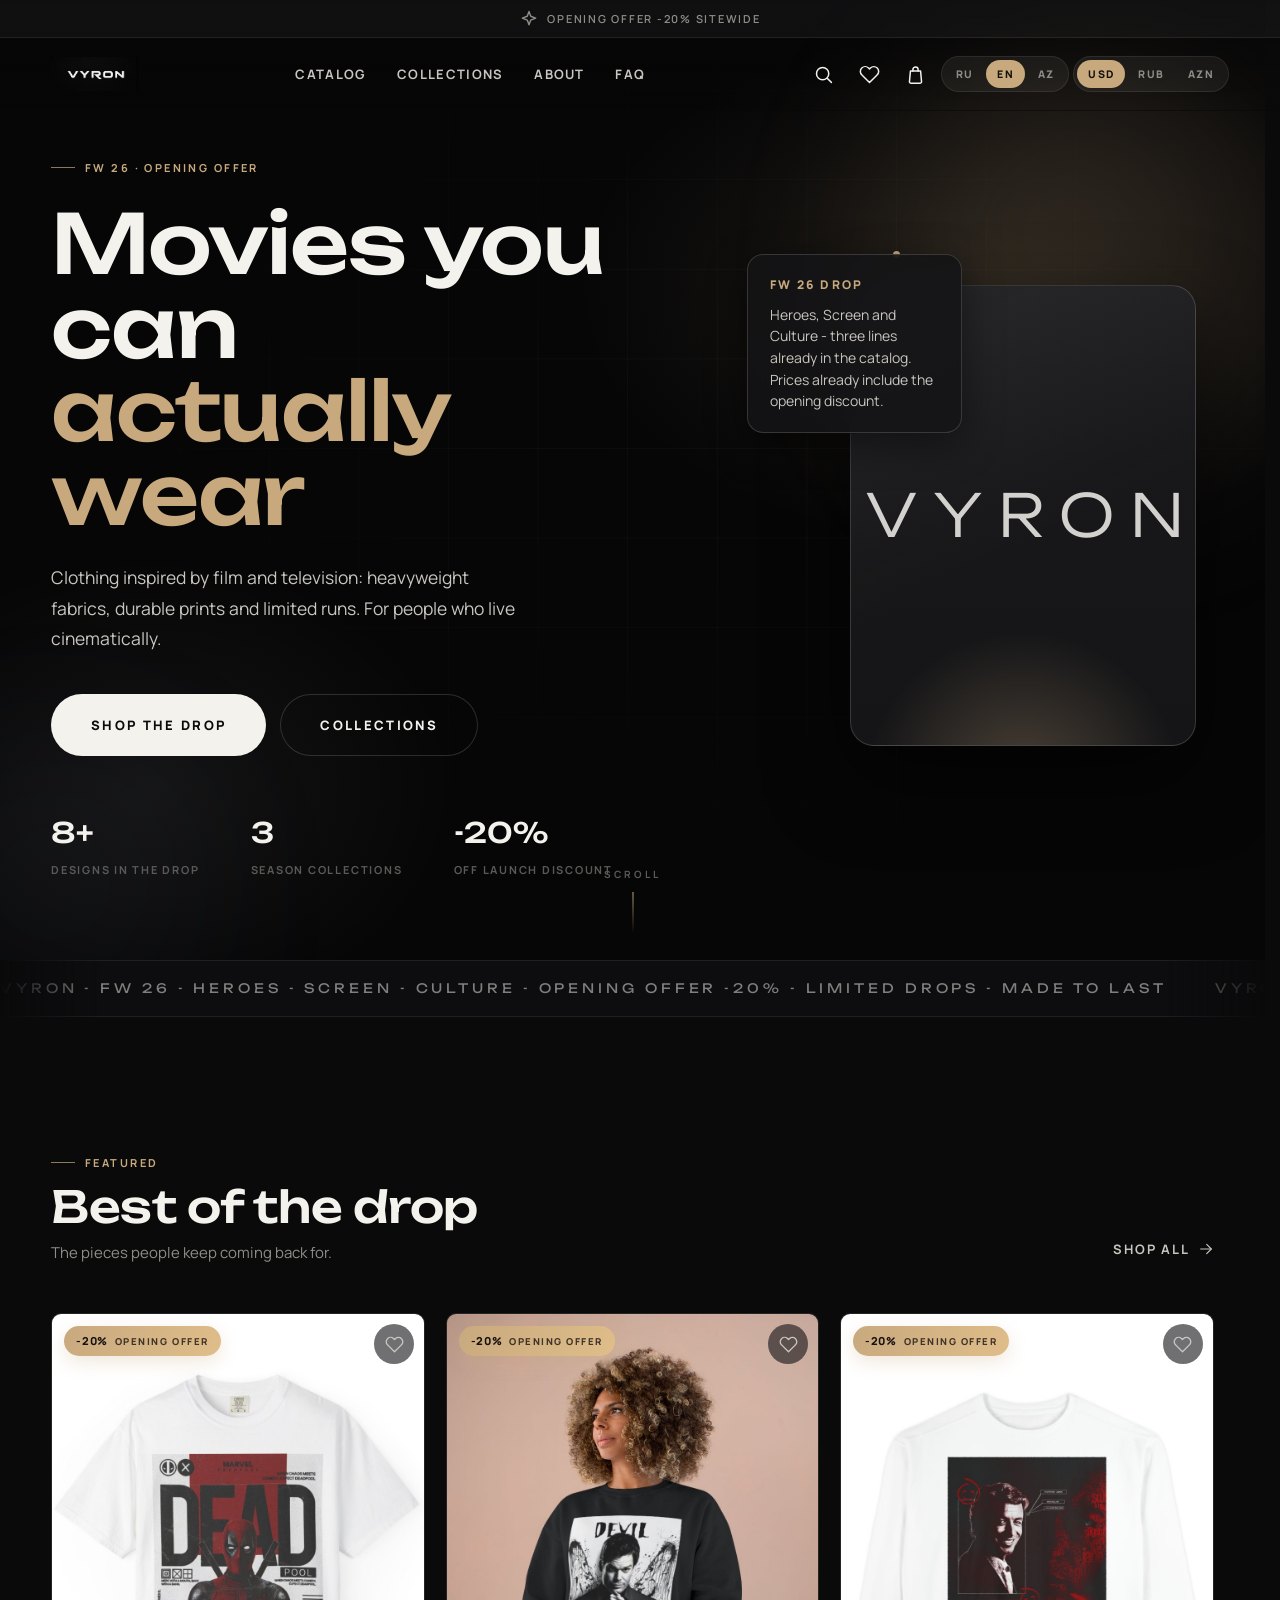
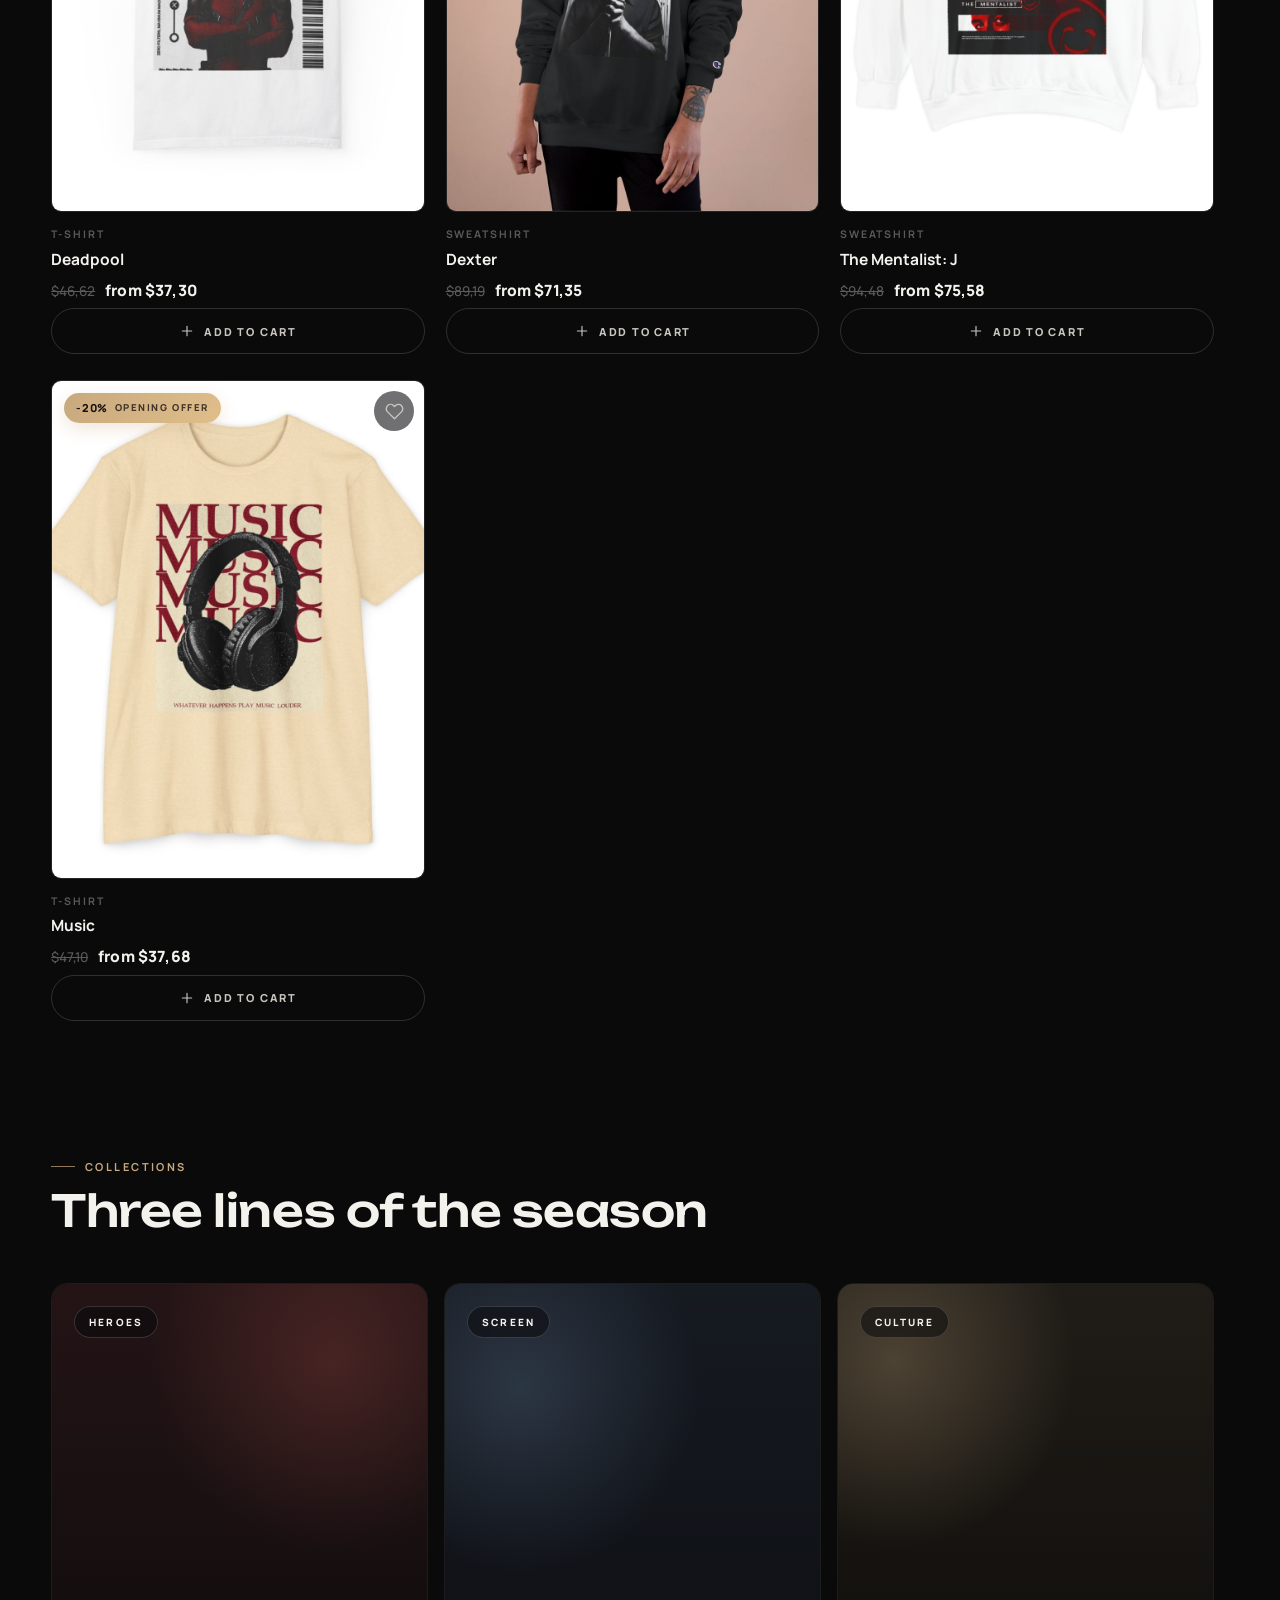
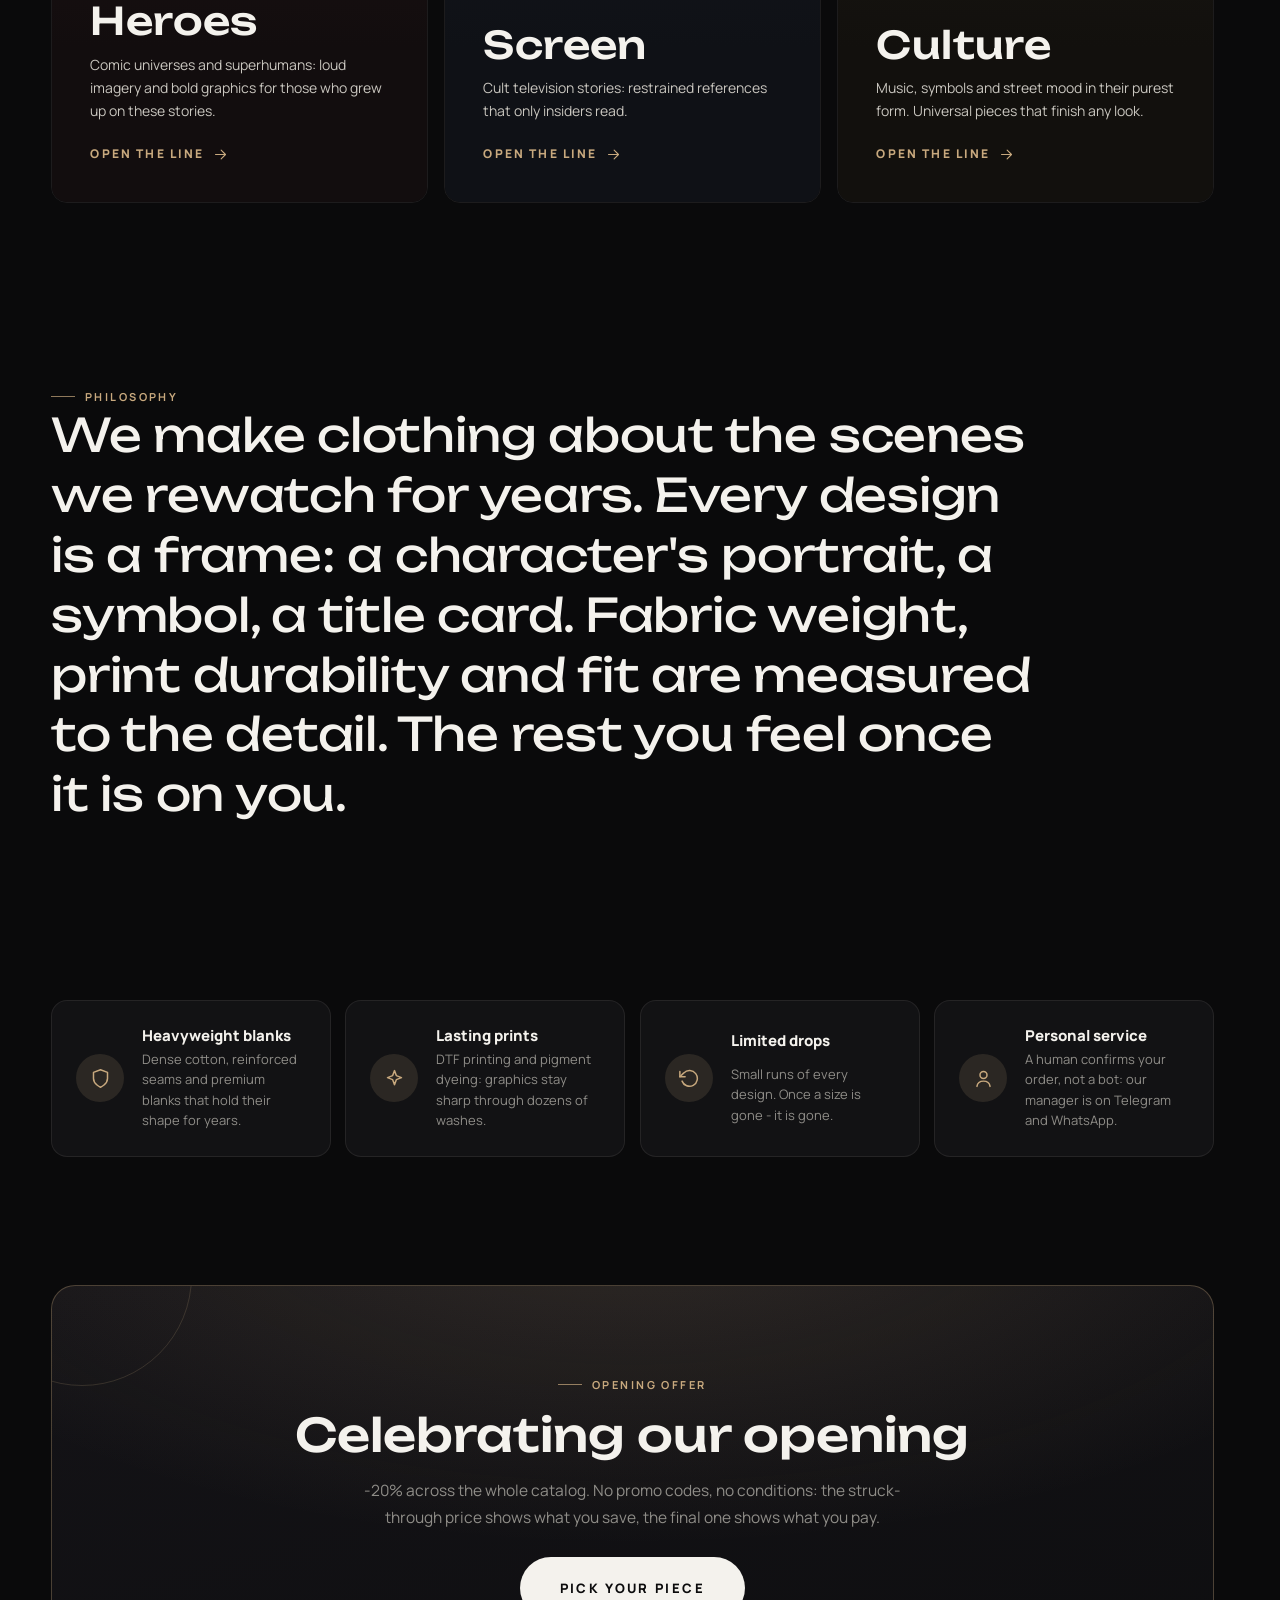
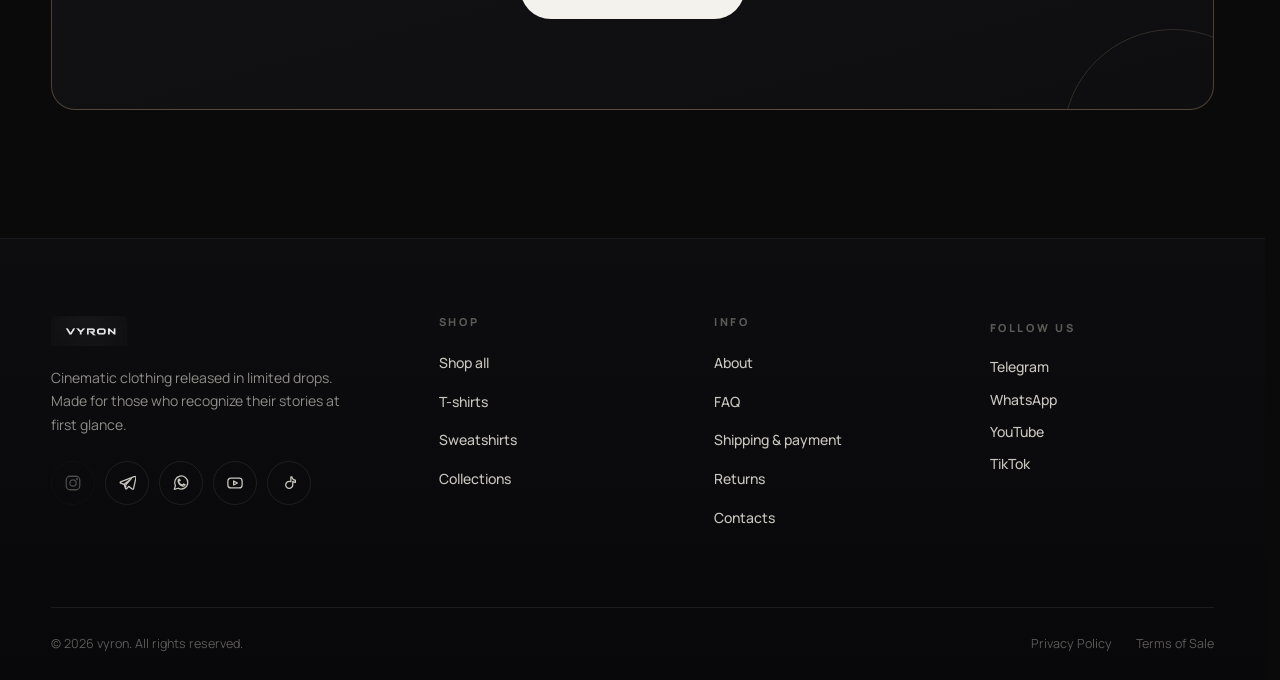
<file: index.html>
<!DOCTYPE html>
<html lang="ru">
<head>
  <meta charset="UTF-8">
  <meta name="viewport" content="width=device-width, initial-scale=1.0">
  <title>vyron - кинематографичная одежда</title>
  <meta name="description" content="vyron - одежда по мотивам фильмов и сериалов. Плотные ткани, стойкие принты, лимитированные дропы. Скидка в честь открытия -20%.">
  <meta property="og:type" content="website">
  <meta property="og:site_name" content="vyron">
  <meta property="og:title" content="vyron - кинематографичная одежда">
  <meta property="og:description" content="Плотные ткани, стойкие принты и лимитированные тиражи. Opening Offer -20% на весь каталог.">
  <meta property="og:image" content="assets/logo.jpg">
  <meta name="theme-color" content="#0a0a0b">
  <link rel="icon" type="image/jpeg" href="assets/logo.jpg">
  <link rel="preconnect" href="https://fonts.googleapis.com">
  <link rel="preconnect" href="https://fonts.gstatic.com" crossorigin>
  <link href="https://fonts.googleapis.com/css2?family=Manrope:wght@400;500;600;700;800&family=Unbounded:wght@300;400;500;600&display=swap" rel="stylesheet">
  <link rel="stylesheet" href="css/variables.css">
  <link rel="stylesheet" href="css/reset.css">
  <link rel="stylesheet" href="css/global.css">
  <link rel="stylesheet" href="css/components.css">
  <link rel="stylesheet" href="css/pages.css">
  <link rel="stylesheet" href="css/responsive.css">
  <noscript><style>[data-reveal]{opacity:1;transform:none}.loader{display:none}</style></noscript>
</head>
<body data-page="home">
  <a class="skip-link" href="#main">Перейти к содержанию</a>
  <div class="loader" id="loader" role="status" aria-label="Загрузка сайта vyron">
    <div class="loader-inner">
      <img src="assets/logo.jpg" alt="vyron">
      <div class="loader-bar"><i></i></div>
      <span class="loader-caption" data-i18n="loader.caption">FW 26 · Opening Offer</span>
    </div>
  </div>

  <header id="site-header"></header>

  <main id="main" class="page">
    <section class="hero" aria-label="vyron FW 26">
      <div class="hero-orb hero-orb-1" data-parallax="0.1"></div>
      <div class="hero-orb hero-orb-2" data-parallax="0.18"></div>
      <div class="container hero-inner">
        <div class="hero-copy">
          <p class="eyebrow" data-reveal data-i18n="hero.eyebrow">FW 26 · Opening Offer</p>
          <h1 class="hero-title" data-reveal data-reveal-delay="80"><span data-i18n="hero.titleA">Кино, которое</span><br><em data-i18n="hero.titleB">можно носить</em></h1>
          <p class="hero-sub" data-reveal data-reveal-delay="160" data-i18n="hero.sub">Одежда по мотивам фильмов и сериалов: плотные ткани, стойкие принты и лимитированные тиражи. Для тех, кто живёт кинематографично.</p>
          <div class="hero-cta" data-reveal data-reveal-delay="240">
            <a href="catalog.html" class="btn btn-primary btn-lg" data-magnetic="16" data-i18n="hero.cta1">Смотреть каталог</a>
            <a href="#collections" class="btn btn-outline btn-lg" data-i18n="hero.cta2">Коллекции</a>
          </div>
          <div class="hero-stats" data-reveal data-reveal-delay="320">
            <div class="hero-stat"><b>8+</b><span data-i18n="hero.stat1">дизайнов в дропе</span></div>
            <div class="hero-stat"><b>3</b><span data-i18n="hero.stat2">коллекции сезона</span></div>
            <div class="hero-stat"><b>-20%</b><span data-i18n="hero.stat3">скидка на запуск</span></div>
          </div>
        </div>
        <div class="hero-visual" aria-hidden="true">
          <span class="hero-ring"></span>
          <div class="hero-panel hero-panel-main">
            <span class="hero-panel-word">VYRON</span>
          </div>
          <div class="hero-panel-card">
            <b data-i18n="hero.panelCardTitle">Дроп FW 26</b>
            <span data-i18n="hero.panelCardText">Герои, Сериалы и Культура - три линии уже в каталоге. Цены уже со скидкой открытия.</span>
          </div>
        </div>
      </div>
      <div class="hero-scroll-cue"><span data-i18n="hero.scroll">Скролл</span><i></i></div>
    </section>

    <section class="marquee" aria-hidden="true">
      <div class="marquee-track">
        <span data-i18n="marquee">vyron - FW 26 - Heroes - Screen - Culture - Opening Offer -20% - Limited drops - Made to last</span>
        <span data-i18n="marquee">vyron - FW 26 - Heroes - Screen - Culture - Opening Offer -20% - Limited drops - Made to last</span>
      </div>
    </section>

    <section class="section container" aria-labelledby="home-feat-title">
      <div class="section-head" data-reveal>
        <div>
          <p class="eyebrow" data-i18n="sec.featEyebrow">Избранное</p>
          <h2 id="home-feat-title" style="margin-top:12px" data-i18n="sec.featTitle">Лучшее дропа</h2>
          <p class="section-sub" data-i18n="sec.featSub">Модели, которые чаще всего забирают в корзину и возвращаются за ними снова.</p>
        </div>
        <a href="catalog.html" class="link-arrow"><span data-i18n="nav.shopAll">Все товары</span> <svg class="icon"><use href="#i-arrow-right"/></svg></a>
      </div>
      <div class="products-grid" id="home-featured"></div>
    </section>

    <section class="section container" id="collections" aria-labelledby="home-col-title">
      <div class="section-head" data-reveal>
        <div>
          <p class="eyebrow" data-i18n="sec.colEyebrow">Коллекции</p>
          <h2 id="home-col-title" style="margin-top:12px" data-i18n="sec.colTitle">Три линии сезона</h2>
        </div>
      </div>
      <div class="collections-grid">
        <a href="catalog.html?collection=heroes" class="collection-card" data-reveal>
          <span class="collection-bg c-heroes"></span>
          <span class="collection-tag" data-i18n="col.heroes.tag">Heroes</span>
          <h3 data-i18n="col.heroes.title">Герои</h3>
          <p data-i18n="col.heroes.desc">Комикс-вселенные и супергерои: громкие образы и контрастная графика для тех, кто вырос на этих историях.</p>
          <span class="collection-link"><span data-i18n="col.openLink">Открыть линию</span> <svg class="icon"><use href="#i-arrow-right"/></svg></span>
        </a>
        <a href="catalog.html?collection=screen" class="collection-card" data-reveal data-reveal-delay="90">
          <span class="collection-bg c-series"></span>
          <span class="collection-tag" data-i18n="col.screen.tag">Screen</span>
          <h3 data-i18n="col.screen.title">Сериалы</h3>
          <p data-i18n="col.screen.desc">Культовые экранные истории: сдержанные отсылки, которые считывают только свои.</p>
          <span class="collection-link"><span data-i18n="col.openLink">Открыть линию</span> <svg class="icon"><use href="#i-arrow-right"/></svg></span>
        </a>
        <a href="catalog.html?collection=culture" class="collection-card" data-reveal data-reveal-delay="180">
          <span class="collection-bg c-culture"></span>
          <span class="collection-tag" data-i18n="col.culture.tag">Culture</span>
          <h3 data-i18n="col.culture.title">Культура</h3>
          <p data-i18n="col.culture.desc">Музыка, символы и настроение улиц в чистом виде. Универсальные вещи, собирающие образ целиком.</p>
          <span class="collection-link"><span data-i18n="col.openLink">Открыть линию</span> <svg class="icon"><use href="#i-arrow-right"/></svg></span>
        </a>
      </div>
    </section>

    <section class="section manifesto container">
      <p class="eyebrow" data-reveal data-i18n="sec.storyEyebrow">Философия</p>
      <p class="manifesto-text" data-reveal data-reveal-delay="80" data-i18n="sec.storyText">Мы делаем одежду о сценах, которые пересматриваем годами. Каждый дизайн - это кадр: портрет героя, символ, титр. Плотность ткани, стойкость печати и посадка выверены до деталей. Остальное чувствуется, когда вещь на тебе.</p>
    </section>

    <section class="section container" aria-label="Преимущества">
      <div class="values-grid">
        <div class="value-item" data-reveal>
          <span class="value-icon"><svg class="icon"><use href="#i-shield"/></svg></span>
          <h4 data-i18n="why.i1t">Плотные бланки</h4>
          <p data-i18n="why.i1d">Тяжёлый хлопок, усиленные швы и заготовки премиум-класса, которые держат форму годами.</p>
        </div>
        <div class="value-item" data-reveal data-reveal-delay="70">
          <span class="value-icon"><svg class="icon"><use href="#i-sparkle"/></svg></span>
          <h4 data-i18n="why.i2t">Стойкие принты</h4>
          <p data-i18n="why.i2d">DTF-печать и пигментное окрашивание: графика сохраняет контраст после десятков стирок.</p>
        </div>
        <div class="value-item" data-reveal data-reveal-delay="140">
          <span class="value-icon"><svg class="icon"><use href="#i-refresh"/></svg></span>
          <h4 data-i18n="why.i3t">Лимитированные дропы</h4>
          <p data-i18n="why.i3d">Небольшие тиражи каждого дизайна. Когда размер заканчивается - он заканчивается.</p>
        </div>
        <div class="value-item" data-reveal data-reveal-delay="210">
          <span class="value-icon"><svg class="icon"><use href="#i-user"/></svg></span>
          <h4 data-i18n="why.i4t">Живой сервис</h4>
          <p data-i18n="why.i4d">Заказ подтверждает человек, а не бот: менеджер на связи в Telegram и WhatsApp.</p>
        </div>
      </div>
    </section>

    <section class="section container" aria-labelledby="offer-title">
      <div class="offer-band" data-reveal>
        <p class="eyebrow" data-i18n="sec.offerEyebrow">Opening Offer</p>
        <h2 id="offer-title" data-i18n="sec.offerTitle">Скидка в честь открытия</h2>
        <p class="offer-band-text" data-i18n="sec.offerText">-20% на весь каталог. Без промокодов и условий: зачёркнутая цена показывает выгоду, а итоговая - то, что вы платите.</p>
        <a href="catalog.html" class="btn btn-primary btn-lg" data-magnetic="14" data-i18n="sec.offerCta">Выбрать вещь</a>
      </div>
    </section>
  </main>

  <footer id="site-footer"></footer>

  <script src="js/config.js" defer></script>
  <script src="js/i18n.js" defer></script>
  <script src="js/currency.js" defer></script>
  <script src="js/utils.js" defer></script>
  <script src="js/catalog.data.js" defer></script>
  <script src="js/products.js" defer></script>
  <script src="js/cart.js" defer></script>
  <script src="js/wishlist.js" defer></script>
  <script src="js/ui.js" defer></script>
  <script src="js/animations.js" defer></script>
  <script src="js/catalog.js" defer></script>
  <script src="js/product.js" defer></script>
  <script src="js/checkout.js" defer></script>
  <script src="js/app.js" defer></script>
</body>
</html>
</file>
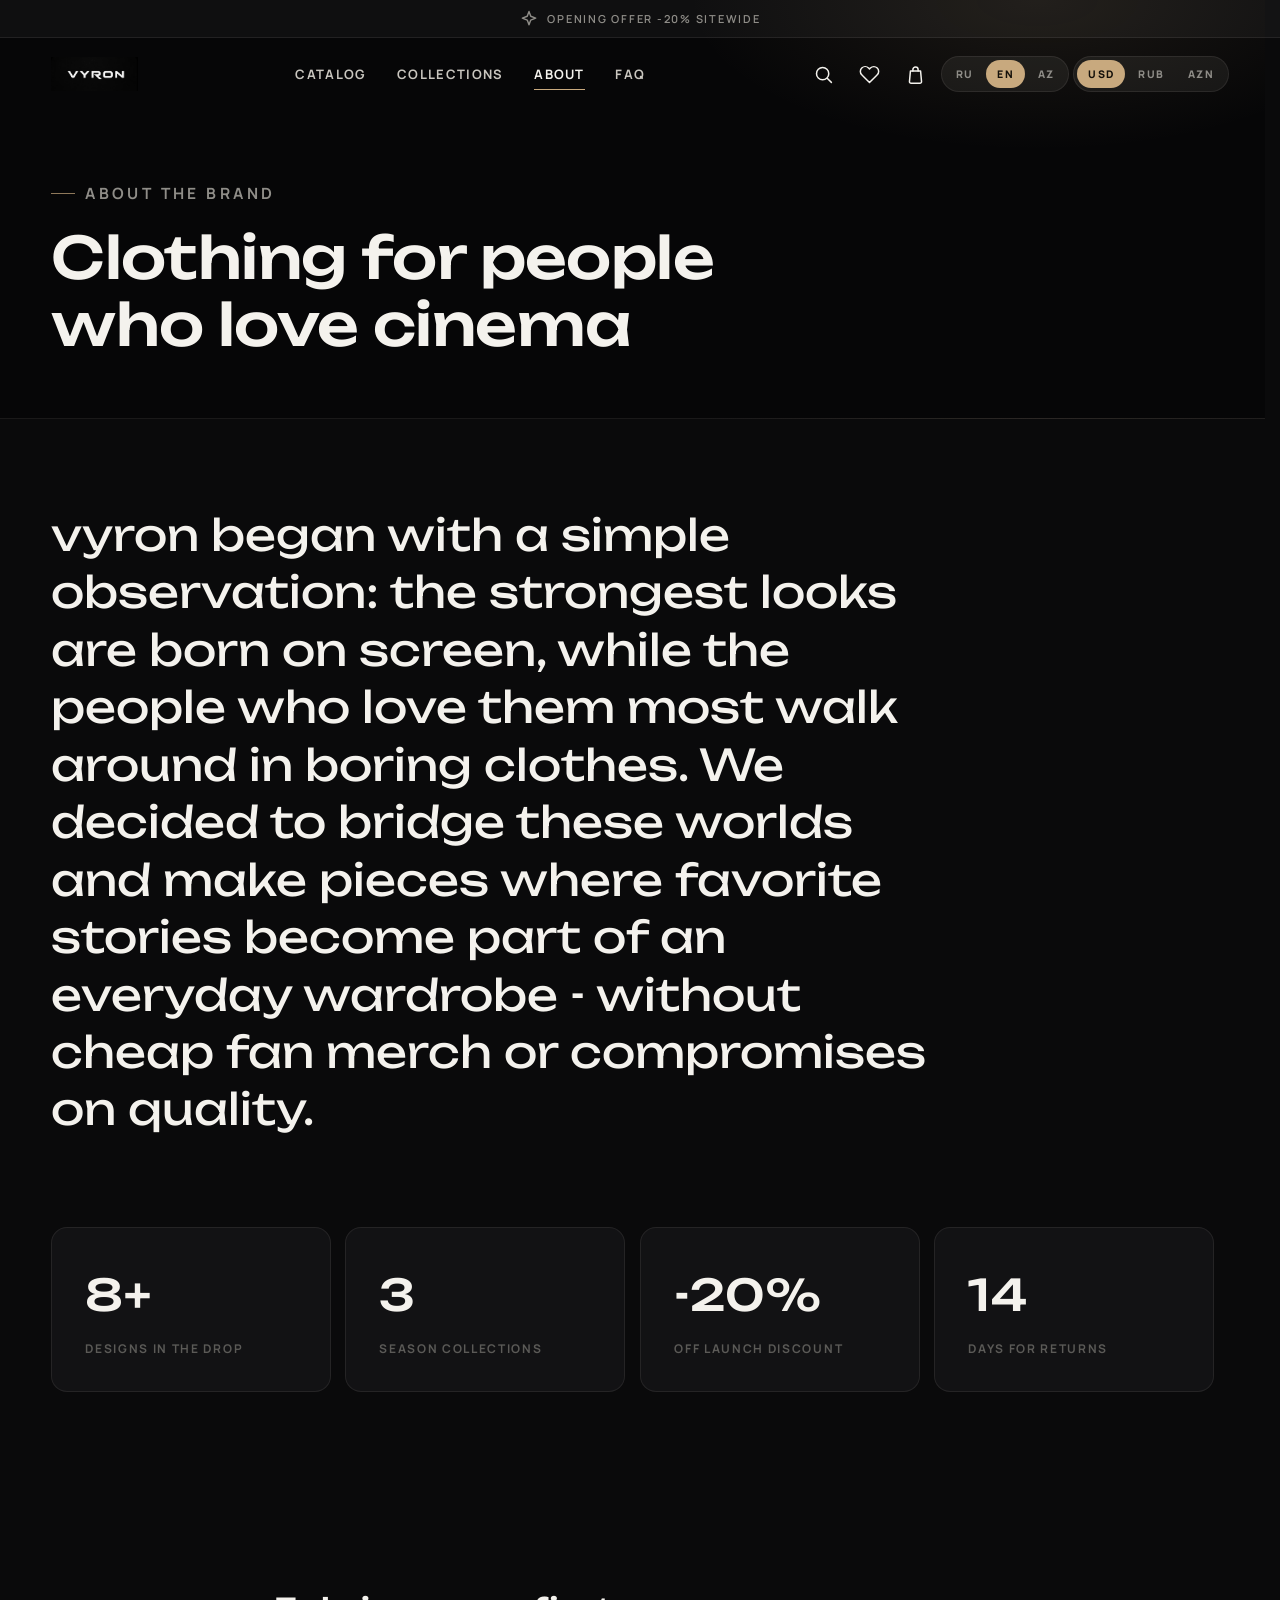
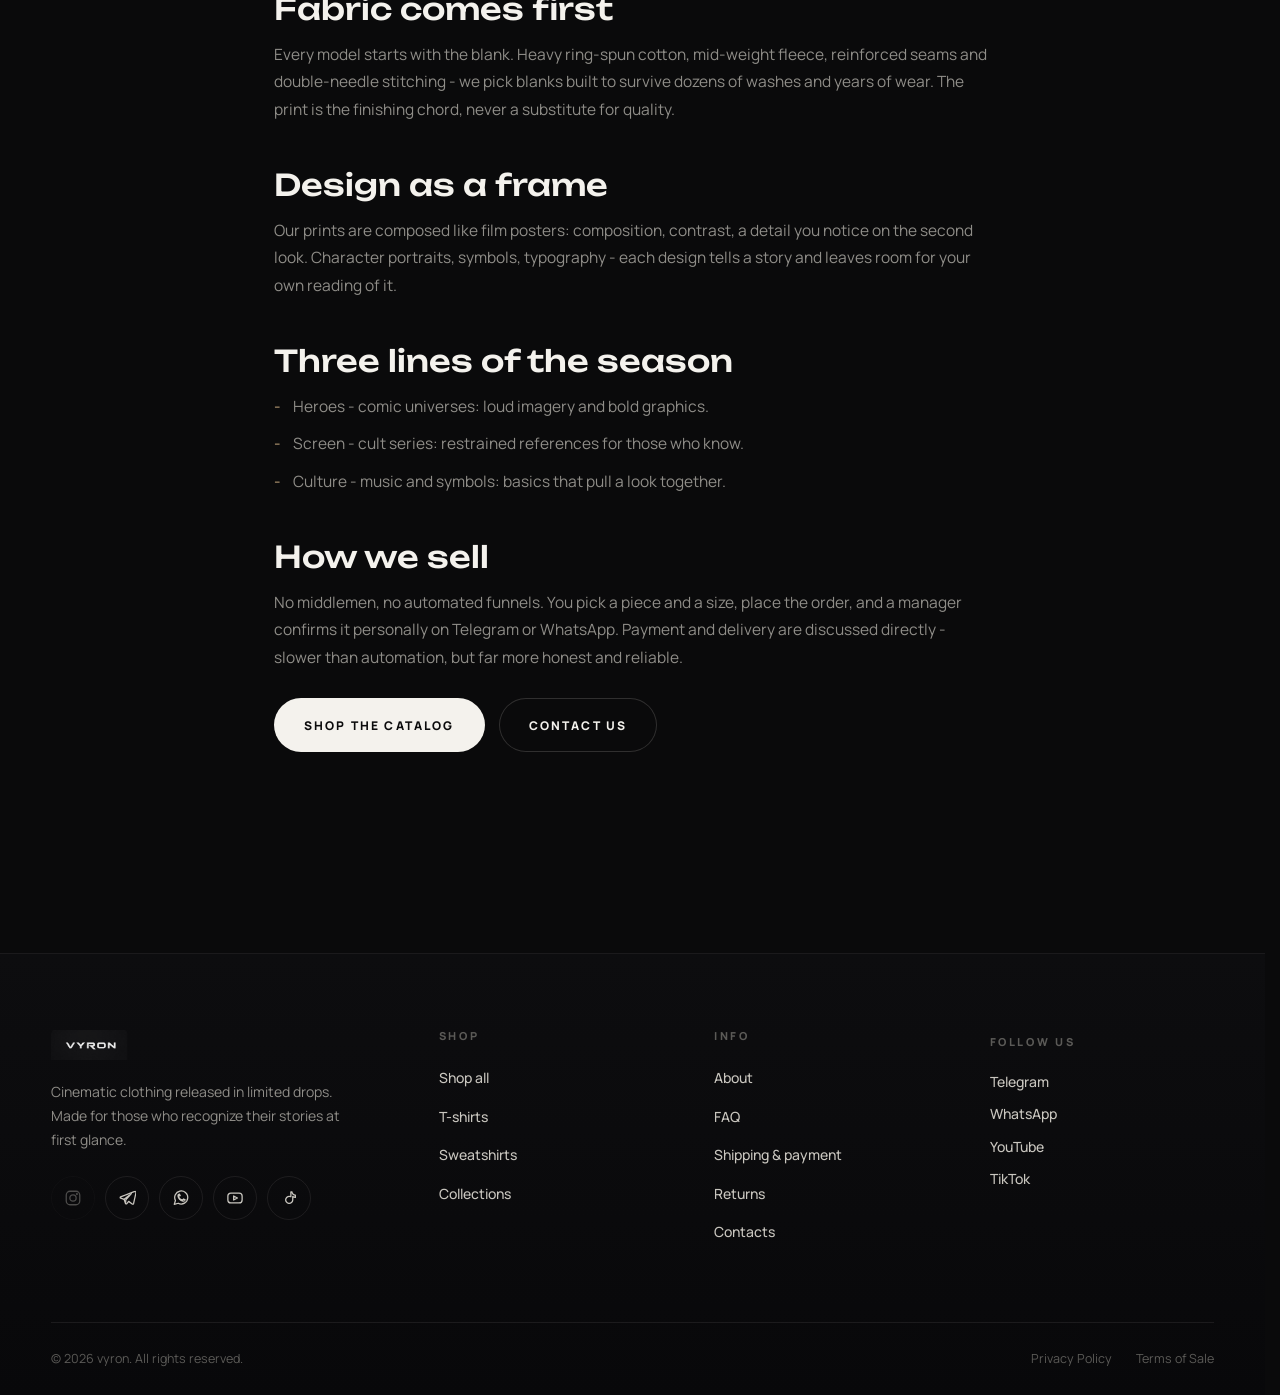
<file: about.html>
<!DOCTYPE html>
<html lang="ru">
<head>
  <meta charset="UTF-8">
  <meta name="viewport" content="width=device-width, initial-scale=1.0">
  <title>О бренде - vyron</title>
  <meta name="description" content="vyron - независимый лейбл одежды по мотивам кино и сериалов. Лимитированные дропы, качественные бланки, живой сервис.">
  <meta property="og:type" content="website">
  <meta property="og:site_name" content="vyron">
  <meta property="og:title" content="О бренде - vyron">
  <meta property="og:description" content="Одежда для людей, которые любят кино.">
  <meta property="og:image" content="assets/logo.jpg">
  <meta name="theme-color" content="#0a0a0b">
  <link rel="icon" type="image/jpeg" href="assets/logo.jpg">
  <link rel="preconnect" href="https://fonts.googleapis.com">
  <link rel="preconnect" href="https://fonts.gstatic.com" crossorigin>
  <link href="https://fonts.googleapis.com/css2?family=Manrope:wght@400;500;600;700;800&family=Unbounded:wght@300;400;500;600&display=swap" rel="stylesheet">
  <link rel="stylesheet" href="css/variables.css">
  <link rel="stylesheet" href="css/reset.css">
  <link rel="stylesheet" href="css/global.css">
  <link rel="stylesheet" href="css/components.css">
  <link rel="stylesheet" href="css/pages.css">
  <link rel="stylesheet" href="css/responsive.css">
  <noscript><style>[data-reveal]{opacity:1;transform:none}.loader{display:none}</style></noscript>
</head>
<body data-page="about">
  <a class="skip-link" href="#main">Перейти к содержанию</a>
  <div class="loader" id="loader" role="status" aria-label="Загрузка сайта vyron">
    <div class="loader-inner">
      <img src="assets/logo.jpg" alt="vyron">
      <div class="loader-bar"><i></i></div>
      <span class="loader-caption" data-i18n="loader.caption">FW 26 · Opening Offer</span>
    </div>
  </div>

  <header id="site-header"></header>

  <main id="main" class="page">
    <section class="page-hero">
      <div class="container">
        <p class="eyebrow" data-i18n="about.heroEyebrow">О бренде</p>
        <h1 data-i18n="about.heroTitle">Одежда для людей,<br>которые любят кино</h1>
      </div>
    </section>

    <section class="container">
      <div class="prose" style="max-width:980px;padding-block:clamp(48px,7vw,88px)">
        <p class="about-manifesto" data-reveal data-i18n="about.s1p">vyron начался с простого наблюдения: самые сильные образы рождаются на экране, а самые верные им люди ходят в скучной одежде.</p>
      </div>
    </section>

    <section class="container stats-band" aria-label="Бренд в цифрах">
      <div class="stat-cell" data-reveal><b>8+</b><span data-i18n="hero.stat1">дизайнов в дропе</span></div>
      <div class="stat-cell" data-reveal data-reveal-delay="70"><b>3</b><span data-i18n="hero.stat2">коллекции сезона</span></div>
      <div class="stat-cell" data-reveal data-reveal-delay="140"><b>-20%</b><span data-i18n="hero.stat3">скидка на запуск</span></div>
      <div class="stat-cell" data-reveal data-reveal-delay="210"><b>14</b><span data-i18n="about.daysReturn">дней на возврат</span></div>
    </section>

    <section class="section container prose">
      <div class="prose-section" data-reveal>
        <h2 data-i18n="about.s2h">Материя прежде всего</h2>
        <p data-i18n="about.s2p">Каждая модель начинается с заготовки. Тяжёлый хлопок рингспан, футер средней плотности, усиленные швы и двойная игла - мы выбираем бланки, которые переживут и десятки стирок, и годы носки.</p>
      </div>
      <div class="prose-section" data-reveal>
        <h2 data-i18n="about.s3h">Дизайн как кадр</h2>
        <p data-i18n="about.s3p">Наши принты строятся как постеры к фильмам: композиция, контраст, деталь, которую замечаешь со второго взгляда.</p>
      </div>
      <div class="prose-section" data-reveal>
        <h2 data-i18n="about.s4h">Три линии сезона</h2>
        <ul>
          <li data-i18n="about.s4p1">Heroes - комикс-вселенные: громкие образы и смелая графика.</li>
          <li data-i18n="about.s4p2">Screen - культовые сериалы: сдержанные отсылки для своих.</li>
          <li data-i18n="about.s4p3">Culture - музыка и символы: база, которая собирает образ.</li>
        </ul>
      </div>
      <div class="prose-section" data-reveal>
        <h2 data-i18n="about.s5h">Как мы продаём</h2>
        <p data-i18n="about.s5p">Без посредников и автоматических воронок. Вы выбираете вещь и размер, оформляете заказ, а менеджер подтверждает его лично в Telegram или WhatsApp.</p>
        <div style="display:flex;gap:14px;flex-wrap:wrap;margin-top:26px">
          <a href="catalog.html" class="btn btn-primary" data-i18n="about.cta1">Смотреть каталог</a>
          <a href="contacts.html" class="btn btn-outline" data-i18n="about.cta2">Связаться с нами</a>
        </div>
      </div>
    </section>
  </main>

  <footer id="site-footer"></footer>

  <script src="js/config.js" defer></script>
  <script src="js/i18n.js" defer></script>
  <script src="js/currency.js" defer></script>
  <script src="js/utils.js" defer></script>
  <script src="js/catalog.data.js" defer></script>
  <script src="js/products.js" defer></script>
  <script src="js/cart.js" defer></script>
  <script src="js/wishlist.js" defer></script>
  <script src="js/ui.js" defer></script>
  <script src="js/animations.js" defer></script>
  <script src="js/catalog.js" defer></script>
  <script src="js/product.js" defer></script>
  <script src="js/checkout.js" defer></script>
  <script src="js/app.js" defer></script>
</body>
</html>
</file>
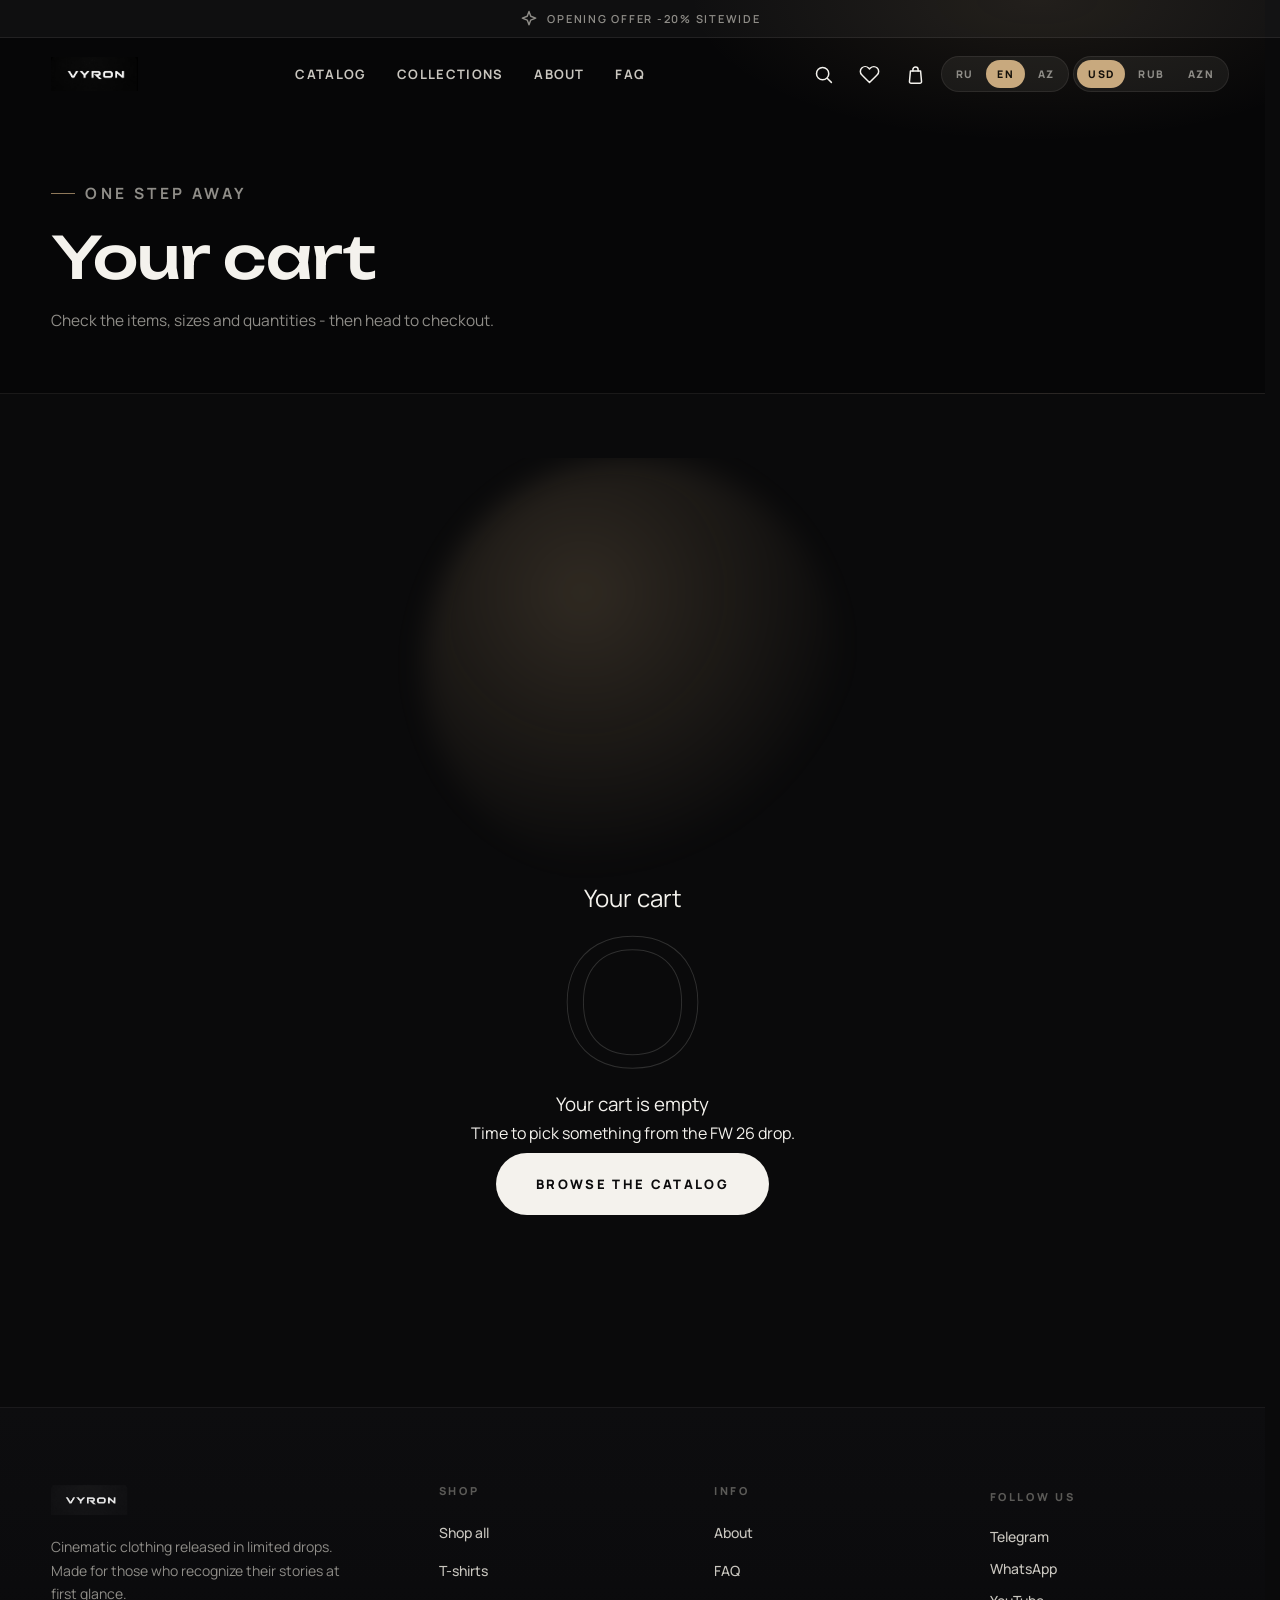
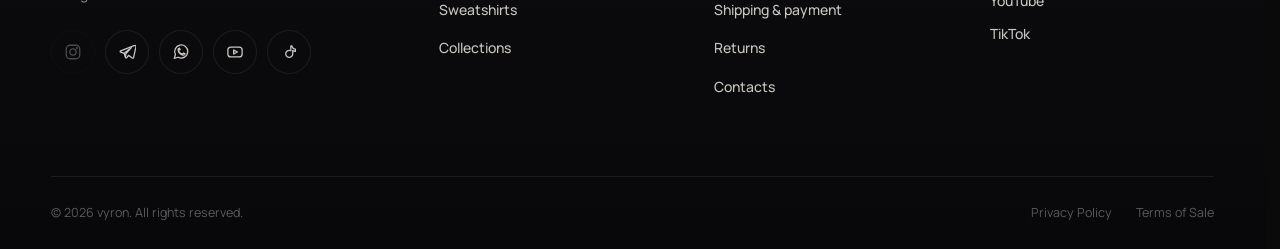
<file: cart.html>
<!DOCTYPE html>
<html lang="ru">
<head>
  <meta charset="UTF-8">
  <meta name="viewport" content="width=device-width, initial-scale=1.0">
  <title>Корзина - vyron</title>
  <meta name="description" content="Корзина vyron: проверьте состав заказа и перейдите к оформлению. Цены уже со скидкой открытия -20%.">
  <meta property="og:type" content="website">
  <meta property="og:site_name" content="vyron">
  <meta property="og:title" content="Корзина - vyron">
  <meta property="og:description" content="Проверьте состав заказа и переходите к оформлению.">
  <meta property="og:image" content="assets/logo.jpg">
  <meta name="theme-color" content="#0a0a0b">
  <link rel="icon" type="image/jpeg" href="assets/logo.jpg">
  <link rel="preconnect" href="https://fonts.googleapis.com">
  <link rel="preconnect" href="https://fonts.gstatic.com" crossorigin>
  <link href="https://fonts.googleapis.com/css2?family=Manrope:wght@400;500;600;700;800&family=Unbounded:wght@300;400;500;600&display=swap" rel="stylesheet">
  <link rel="stylesheet" href="css/variables.css">
  <link rel="stylesheet" href="css/reset.css">
  <link rel="stylesheet" href="css/global.css">
  <link rel="stylesheet" href="css/components.css">
  <link rel="stylesheet" href="css/pages.css">
  <link rel="stylesheet" href="css/responsive.css">
  <noscript><style>[data-reveal]{opacity:1;transform:none}.loader{display:none}</style></noscript>
</head>
<body data-page="cart">
  <a class="skip-link" href="#main">Перейти к содержанию</a>
  <div class="loader" id="loader" role="status" aria-label="Загрузка сайта vyron">
    <div class="loader-inner">
      <img src="assets/logo.jpg" alt="vyron">
      <div class="loader-bar"><i></i></div>
      <span class="loader-caption" data-i18n="loader.caption">FW 26 · Opening Offer</span>
    </div>
  </div>

  <header id="site-header"></header>

  <main id="main" class="page">
    <section class="page-hero">
      <div class="container">
        <p class="eyebrow" data-i18n="cart.pageEyebrow">Шаг к покупке</p>
        <h1 data-i18n="cart.pageTitle">Ваша корзина</h1>
        <p data-i18n="cart.pageSub">Проверьте состав заказа, размеры и количество - и переходите к оформлению.</p>
      </div>
    </section>

    <section class="container" style="padding-block:clamp(36px,5vw,64px)">
      <div id="cart-root"></div>
    </section>
  </main>

  <footer id="site-footer"></footer>

  <script src="js/config.js" defer></script>
  <script src="js/i18n.js" defer></script>
  <script src="js/currency.js" defer></script>
  <script src="js/utils.js" defer></script>
  <script src="js/catalog.data.js" defer></script>
  <script src="js/products.js" defer></script>
  <script src="js/cart.js" defer></script>
  <script src="js/wishlist.js" defer></script>
  <script src="js/ui.js" defer></script>
  <script src="js/animations.js" defer></script>
  <script src="js/catalog.js" defer></script>
  <script src="js/product.js" defer></script>
  <script src="js/checkout.js" defer></script>
  <script src="js/app.js" defer></script>
</body>
</html>
</file>
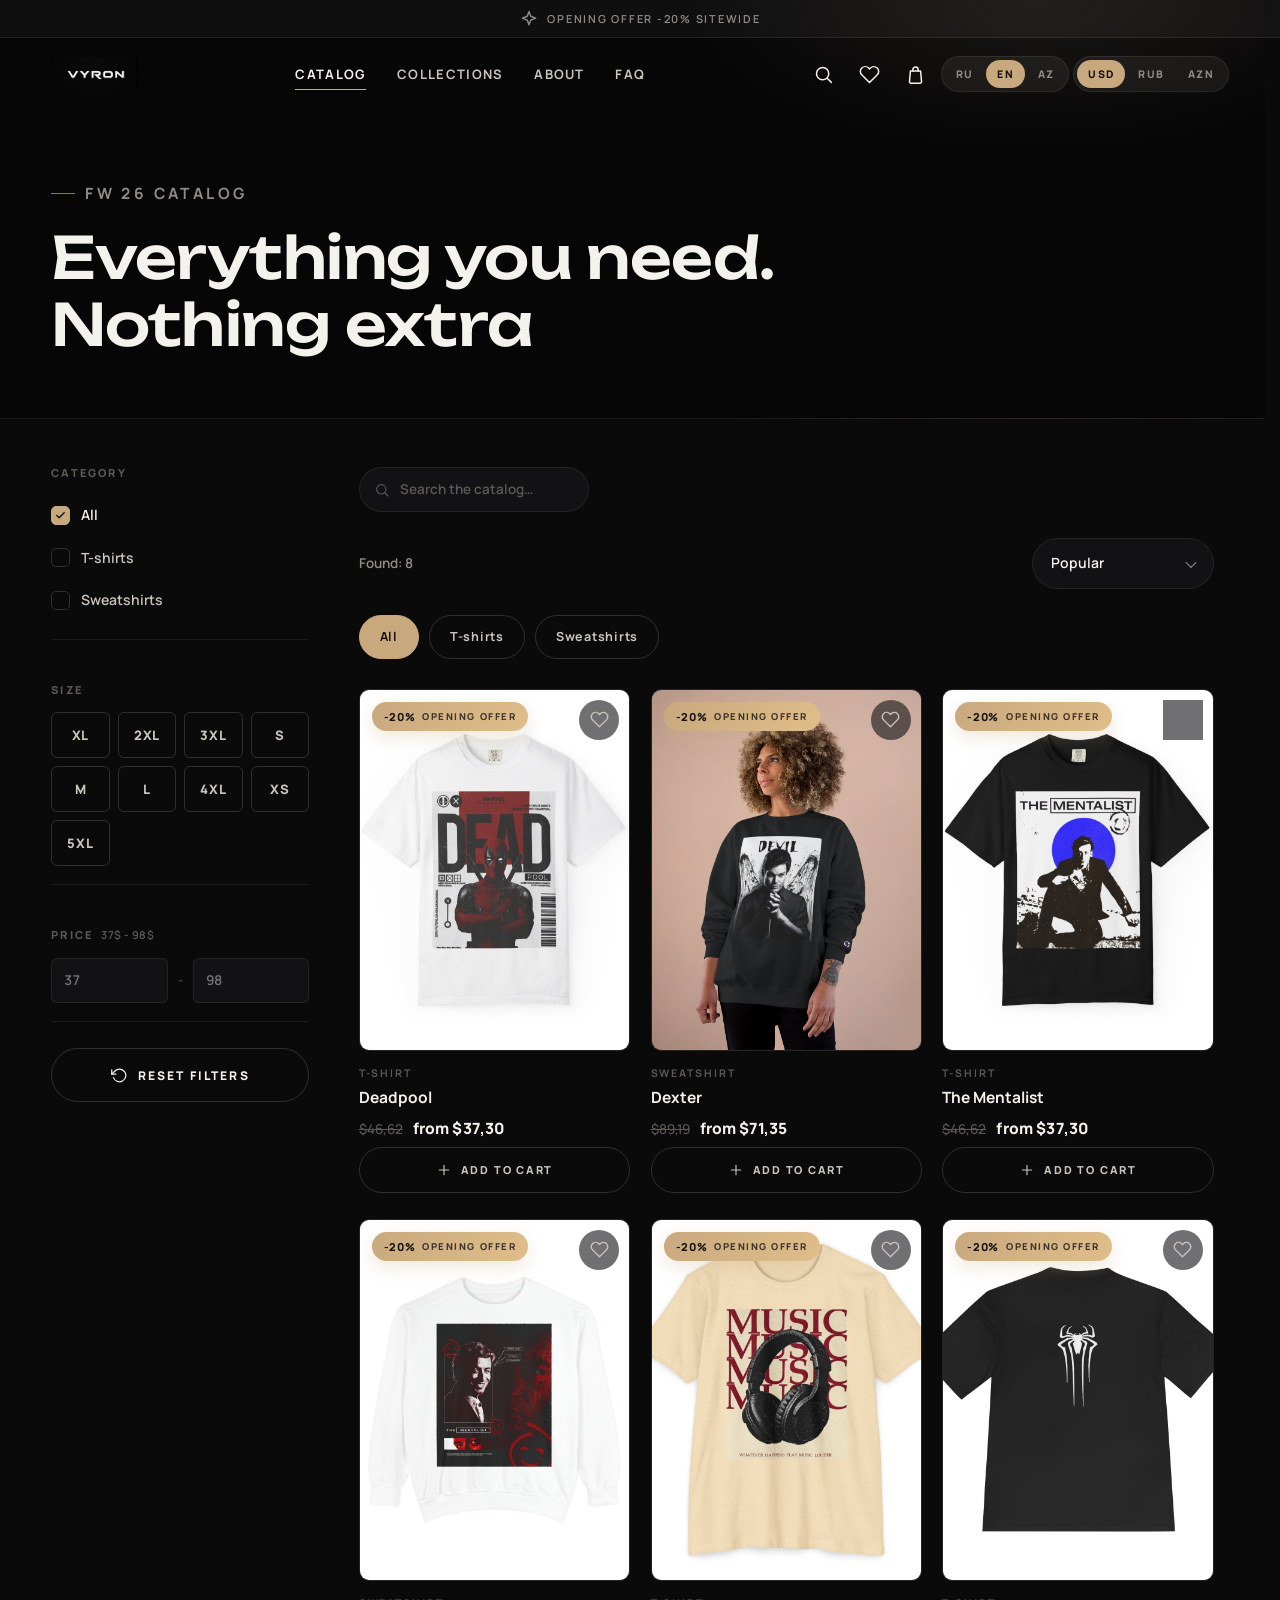
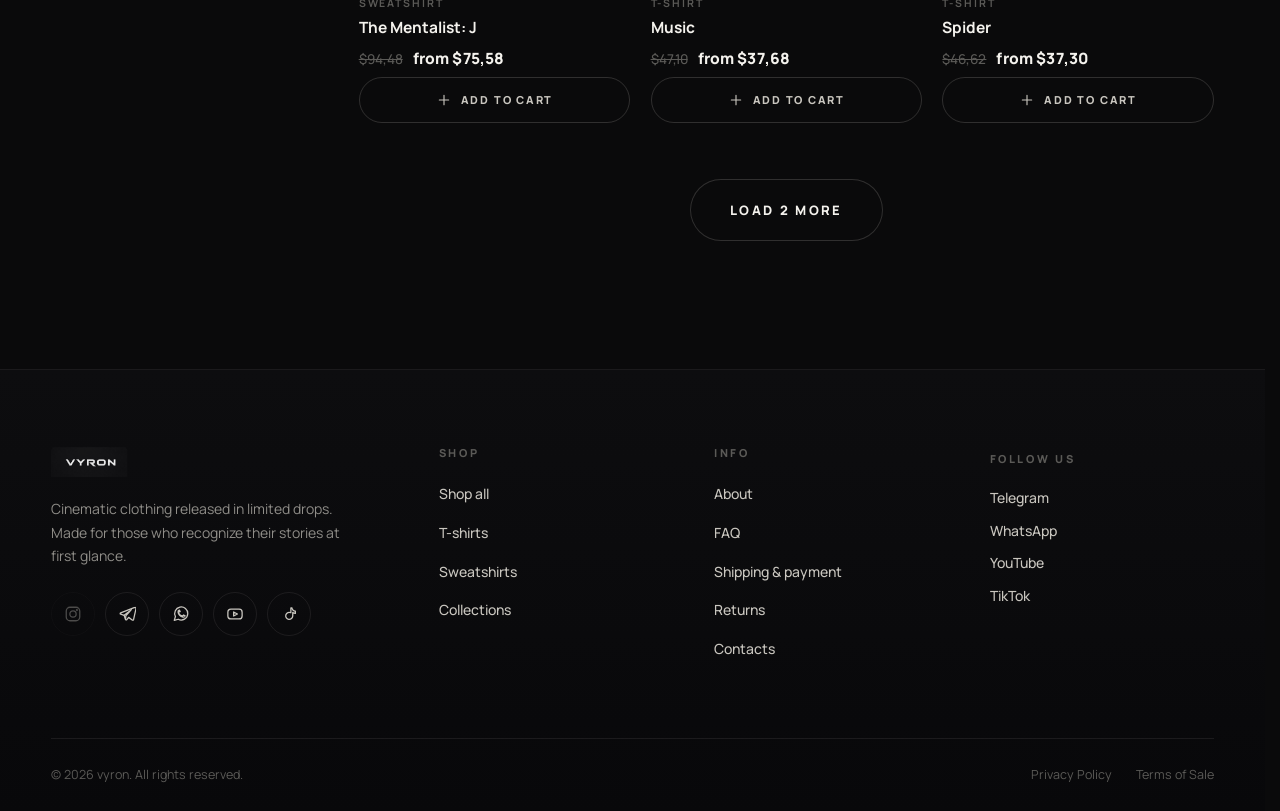
<file: catalog.html>
<!DOCTYPE html>
<html lang="ru">
<head>
  <meta charset="UTF-8">
  <meta name="viewport" content="width=device-width, initial-scale=1.0">
  <title>Каталог - vyron</title>
  <meta name="description" content="Все модели vyron: футболки и свитшоты с кинематографичными принтами. Фильтры, размеры и честные цены со скидкой открытия.">
  <meta property="og:type" content="website">
  <meta property="og:site_name" content="vyron">
  <meta property="og:title" content="Каталог - vyron">
  <meta property="og:description" content="Футболки и свитшоты с кинематографичными принтами. Фильтры по размеру и цене, сортировка.">
  <meta property="og:image" content="assets/logo.jpg">
  <meta name="theme-color" content="#0a0a0b">
  <link rel="icon" type="image/jpeg" href="assets/logo.jpg">
  <link rel="preconnect" href="https://fonts.googleapis.com">
  <link rel="preconnect" href="https://fonts.gstatic.com" crossorigin>
  <link href="https://fonts.googleapis.com/css2?family=Manrope:wght@400;500;600;700;800&family=Unbounded:wght@300;400;500;600&display=swap" rel="stylesheet">
  <link rel="stylesheet" href="css/variables.css">
  <link rel="stylesheet" href="css/reset.css">
  <link rel="stylesheet" href="css/global.css">
  <link rel="stylesheet" href="css/components.css">
  <link rel="stylesheet" href="css/pages.css">
  <link rel="stylesheet" href="css/responsive.css">
  <noscript><style>[data-reveal]{opacity:1;transform:none}.loader{display:none}</style></noscript>
</head>
<body data-page="catalog">
  <a class="skip-link" href="#main">Перейти к содержанию</a>
  <div class="loader" id="loader" role="status" aria-label="Загрузка сайта vyron">
    <div class="loader-inner">
      <img src="assets/logo.jpg" alt="vyron">
      <div class="loader-bar"><i></i></div>
      <span class="loader-caption" data-i18n="loader.caption">FW 26 · Opening Offer</span>
    </div>
  </div>

  <header id="site-header"></header>

  <main id="main" class="page">
    <section class="page-hero">
      <div class="container">
        <p class="eyebrow" data-i18n="list.pageEyebrow">Каталог FW 26</p>
        <h1 data-i18n="list.pageTitle">Всё, что нужно.<br>И ничего лишнего</h1>
      </div>
    </section>

    <section class="container catalog-layout" aria-label="Товары">
      <aside class="filters" id="filters-panel"></aside>

      <div>
        <div class="catalog-toolbar">
          <label class="toolbar-search">
            <svg class="icon"><use href="#i-search"/></svg>
            <input type="search" id="catalog-search-input" data-i18n-placeholder="list.searchPh" placeholder="Поиск по каталогу…" aria-label="Поиск по каталогу">
          </label>
        </div>

        <div class="catalog-toolbar">
          <p class="results-count" id="results-count" aria-live="polite"></p>
          <div class="toolbar-right">
            <button type="button" class="filters-open-btn" data-action="open-filters"><svg class="icon"><use href="#i-filter"/></svg><span data-i18n="list.openFilters">Фильтры</span></button>
            <div class="select">
              <select id="catalog-sort" aria-label="Сортировка"></select>
            </div>
          </div>
        </div>

        <nav class="search-tags" id="catalog-chips" aria-label="Категории"></nav>
        <div class="products-grid" id="catalog-grid"></div>
        <div class="load-more-wrap" id="load-more-wrap" hidden>
          <button type="button" class="btn btn-outline btn-lg" id="load-more-btn">Показать ещё</button>
        </div>
      </div>
    </section>
  </main>

  <footer id="site-footer"></footer>

  <script src="js/config.js" defer></script>
  <script src="js/i18n.js" defer></script>
  <script src="js/currency.js" defer></script>
  <script src="js/utils.js" defer></script>
  <script src="js/catalog.data.js" defer></script>
  <script src="js/products.js" defer></script>
  <script src="js/cart.js" defer></script>
  <script src="js/wishlist.js" defer></script>
  <script src="js/ui.js" defer></script>
  <script src="js/animations.js" defer></script>
  <script src="js/catalog.js" defer></script>
  <script src="js/product.js" defer></script>
  <script src="js/checkout.js" defer></script>
  <script src="js/app.js" defer></script>
</body>
</html>
</file>
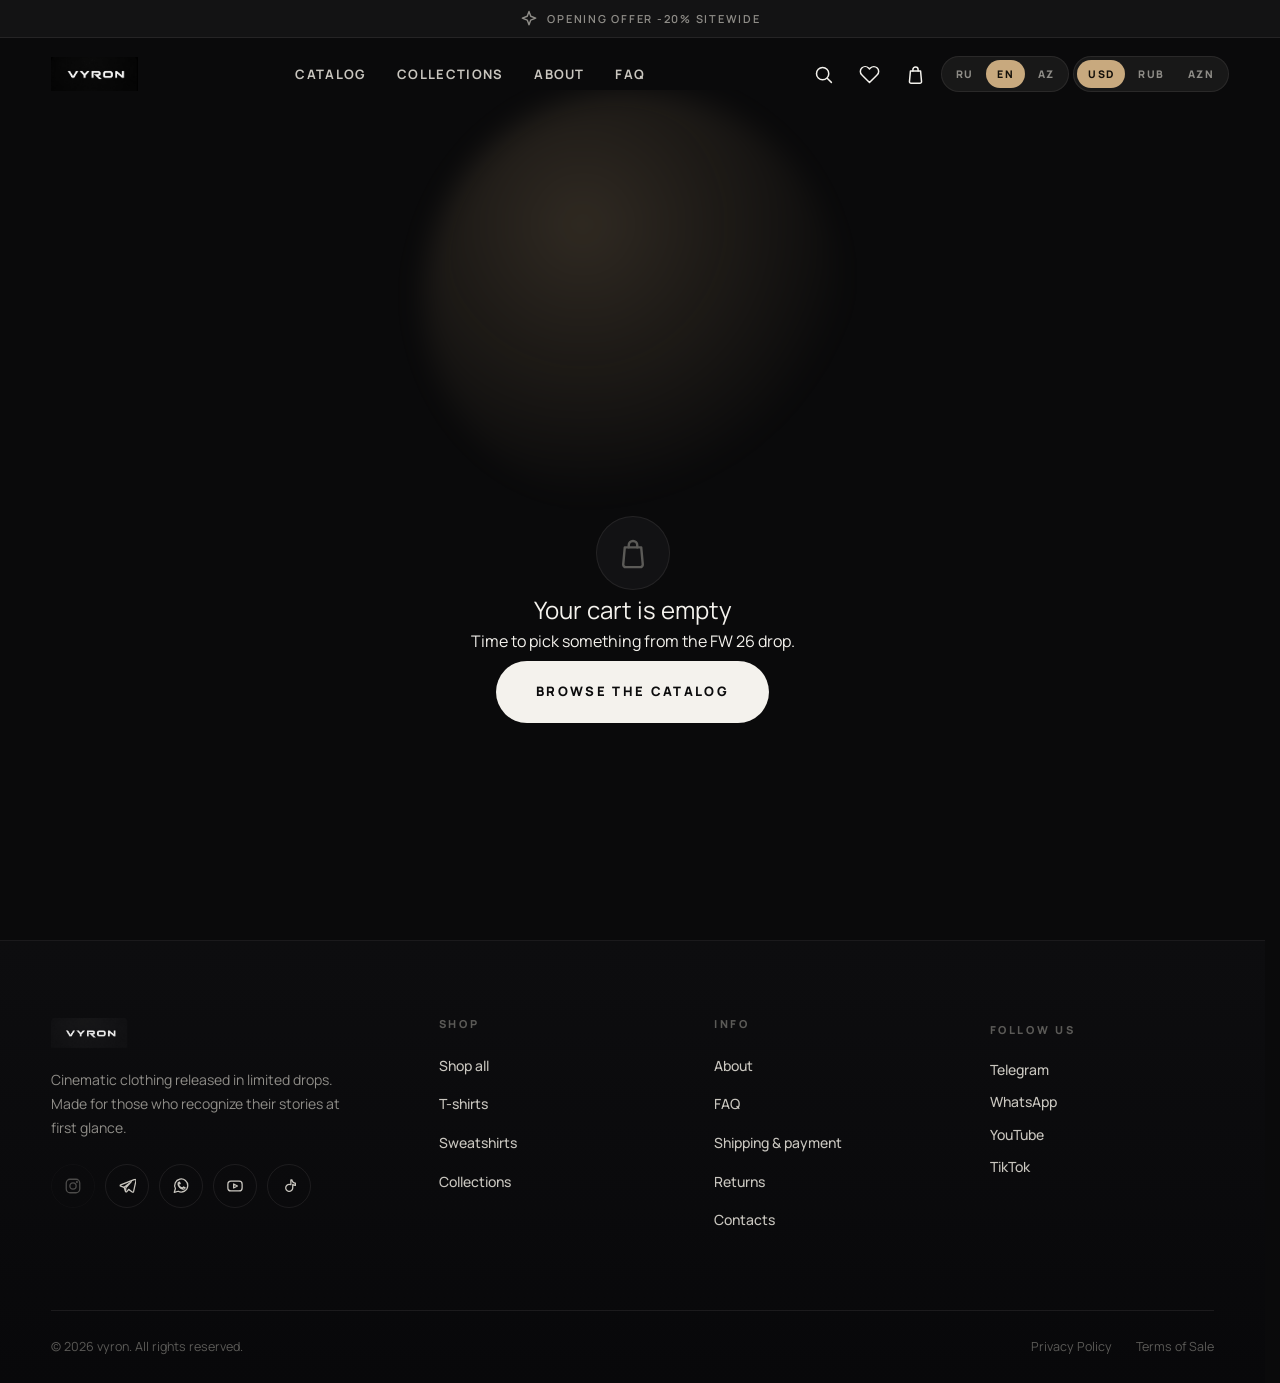
<file: checkout.html>
<!DOCTYPE html>
<html lang="ru">
<head>
  <meta charset="UTF-8">
  <meta name="viewport" content="width=device-width, initial-scale=1.0">
  <title>Оформление заказа - vyron</title>
  <meta name="description" content="Оформление заказа vyron: свяжитесь с менеджером в Telegram или WhatsApp - подтвердим наличие, поможем с размером и завершим покупку.">
  <meta property="og:type" content="website">
  <meta property="og:site_name" content="vyron">
  <meta property="og:title" content="Оформление заказа - vyron">
  <meta property="og:description" content="Свяжитесь с нами удобным способом - завершим покупку лично.">
  <meta property="og:image" content="assets/logo.jpg">
  <meta name="theme-color" content="#0a0a0b">
  <link rel="icon" type="image/jpeg" href="assets/logo.jpg">
  <link rel="preconnect" href="https://fonts.googleapis.com">
  <link rel="preconnect" href="https://fonts.gstatic.com" crossorigin>
  <link href="https://fonts.googleapis.com/css2?family=Manrope:wght@400;500;600;700;800&family=Unbounded:wght@300;400;500;600&display=swap" rel="stylesheet">
  <link rel="stylesheet" href="css/variables.css">
  <link rel="stylesheet" href="css/reset.css">
  <link rel="stylesheet" href="css/global.css">
  <link rel="stylesheet" href="css/components.css">
  <link rel="stylesheet" href="css/pages.css">
  <link rel="stylesheet" href="css/responsive.css">
  <noscript><style>[data-reveal]{opacity:1;transform:none}.loader{display:none}</style></noscript>
</head>
<body data-page="checkout">
  <a class="skip-link" href="#main">Перейти к содержанию</a>
  <div class="loader" id="loader" role="status" aria-label="Загрузка сайта vyron">
    <div class="loader-inner">
      <img src="assets/logo.jpg" alt="vyron">
      <div class="loader-bar"><i></i></div>
      <span class="loader-caption" data-i18n="loader.caption">FW 26 · Opening Offer</span>
    </div>
  </div>

  <header id="site-header"></header>

  <main id="main" class="page">
    <section class="container" style="padding-block:clamp(48px,7vw,96px)">
      <div id="checkout-root"></div>
    </section>
  </main>

  <footer id="site-footer"></footer>

  <script src="js/config.js" defer></script>
  <script src="js/i18n.js" defer></script>
  <script src="js/currency.js" defer></script>
  <script src="js/utils.js" defer></script>
  <script src="js/catalog.data.js" defer></script>
  <script src="js/products.js" defer></script>
  <script src="js/cart.js" defer></script>
  <script src="js/wishlist.js" defer></script>
  <script src="js/ui.js" defer></script>
  <script src="js/animations.js" defer></script>
  <script src="js/catalog.js" defer></script>
  <script src="js/product.js" defer></script>
  <script src="js/checkout.js" defer></script>
  <script src="js/app.js" defer></script>
</body>
</html>
</file>
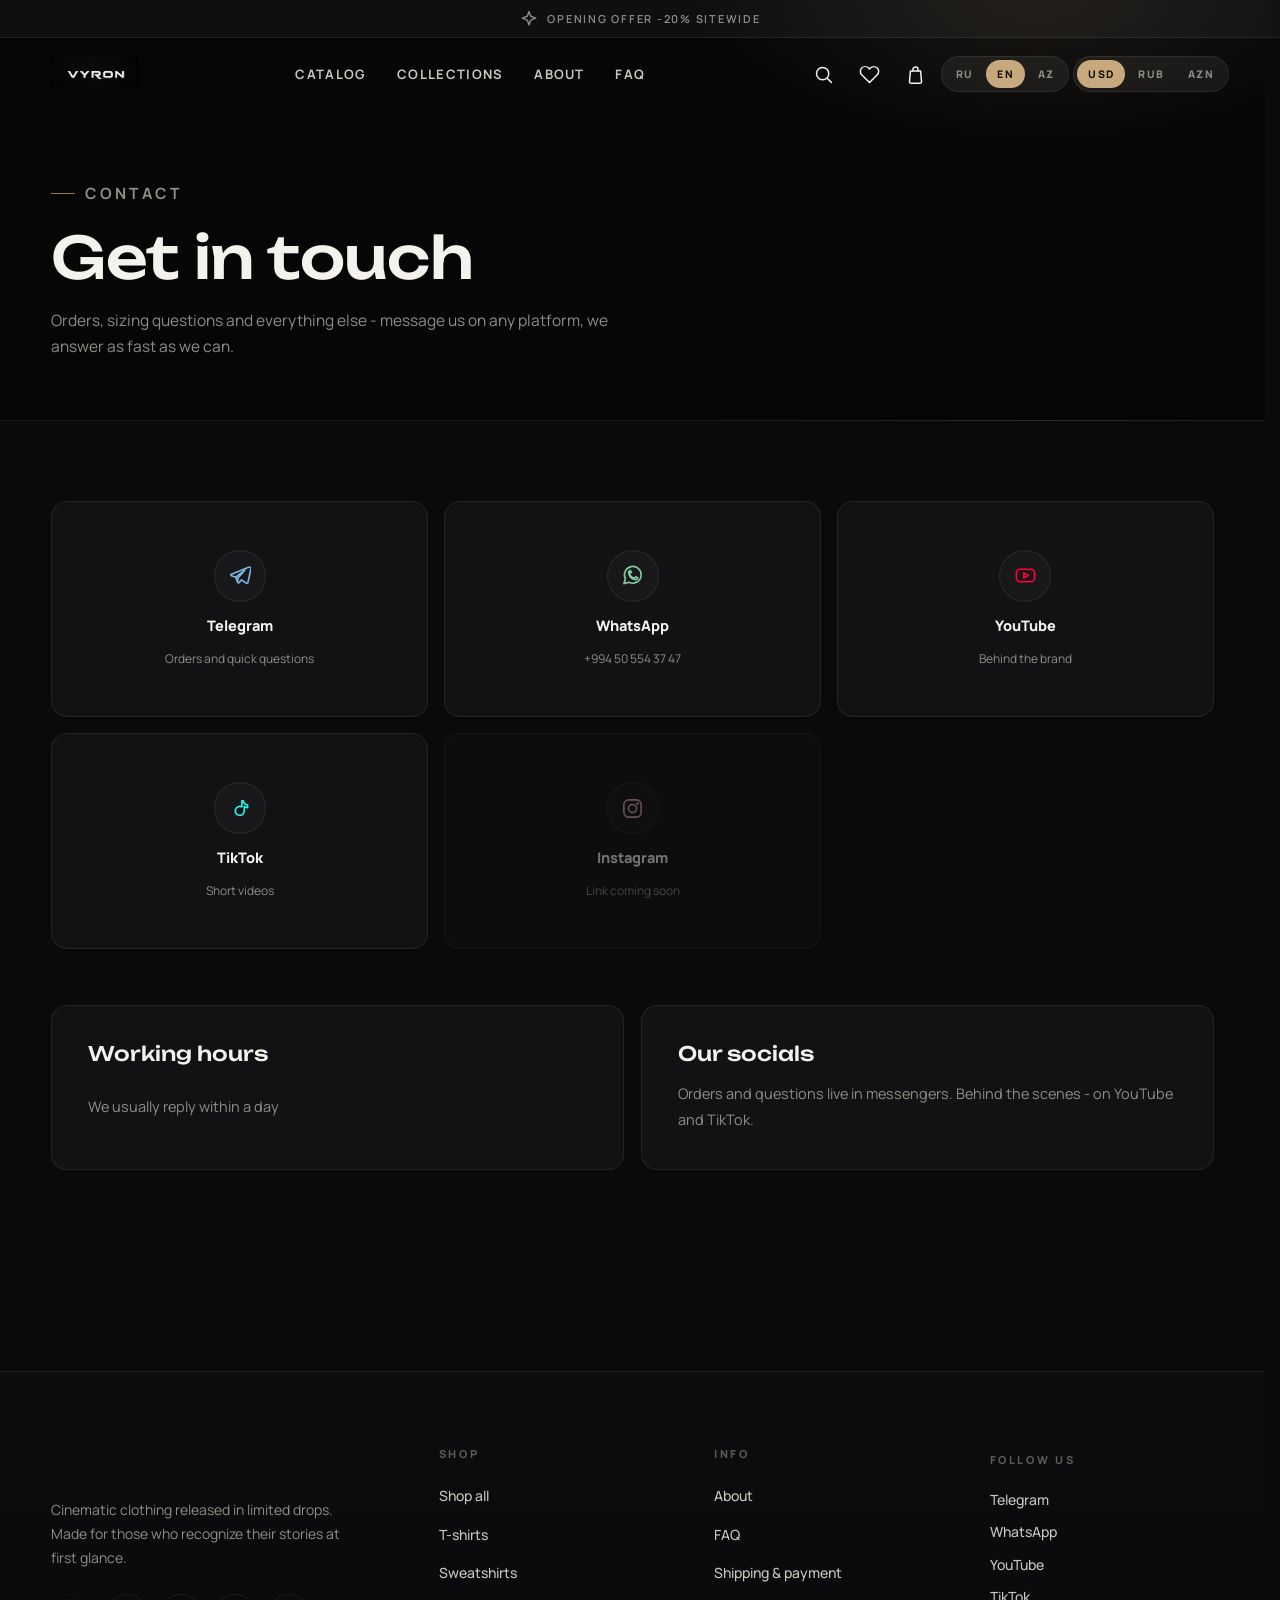
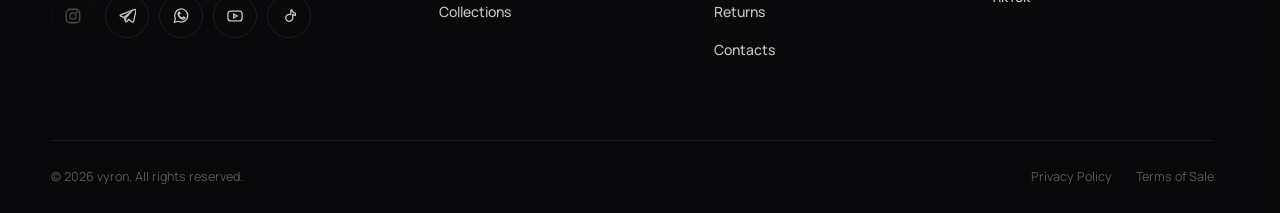
<file: contacts.html>
<!DOCTYPE html>
<html lang="ru">
<head>
  <meta charset="UTF-8">
  <meta name="viewport" content="width=device-width, initial-scale=1.0">
  <title>Контакты - vyron</title>
  <meta name="description" content="Контакты vyron: Telegram и WhatsApp для заказов, YouTube и TikTok - закулисье бренда. Отвечаем живые люди, а не боты.">
  <meta property="og:type" content="website">
  <meta property="og:site_name" content="vyron">
  <meta property="og:title" content="Контакты - vyron">
  <meta property="og:description" content="Выбирайте удобный канал - отвечаем живыми людьми, а не ботами.">
  <meta property="og:image" content="assets/logo.jpg">
  <meta name="theme-color" content="#0a0a0b">
  <link rel="icon" type="image/jpeg" href="assets/logo.jpg">
  <link rel="preconnect" href="https://fonts.googleapis.com">
  <link rel="preconnect" href="https://fonts.gstatic.com" crossorigin>
  <link href="https://fonts.googleapis.com/css2?family=Manrope:wght@400;500;600;700;800&family=Unbounded:wght@300;400;500;600&display=swap" rel="stylesheet">
  <link rel="stylesheet" href="css/variables.css">
  <link rel="stylesheet" href="css/reset.css">
  <link rel="stylesheet" href="css/global.css">
  <link rel="stylesheet" href="css/components.css">
  <link rel="stylesheet" href="css/pages.css">
  <link rel="stylesheet" href="css/responsive.css">
  <noscript><style>[data-reveal]{opacity:1;transform:none}.loader{display:none}</style></noscript>
</head>
<body data-page="contacts">
  <a class="skip-link" href="#main">Перейти к содержанию</a>
  <div class="loader" id="loader" role="status" aria-label="Загрузка сайта vyron">
    <div class="loader-inner">
      <img src="assets/logo.jpg" alt="vyron">
      <div class="loader-bar"><i></i></div>
      <span class="loader-caption" data-i18n="loader.caption">FW 26 · Opening Offer</span>
    </div>
  </div>

  <header id="site-header"></header>

  <main id="main" class="page">
    <section class="page-hero">
      <div class="container">
        <p class="eyebrow" data-i18n="cont.heroEyebrow">Связь</p>
        <h1 data-i18n="cont.heading">Связаться с нами</h1>
        <p data-i18n="cont.text">Заказы, вопросы по размерам и любые другие темы - пишите в любом мессенджере, отвечаем максимально быстро.</p>
      </div>
    </section>

    <section class="container" style="padding-block:clamp(40px,6vw,72px)">
      <div class="contact-channels contact-channels-lg">
        <a class="contact-channel telegram" href="https://t.me/VYRONNbrand" target="_blank" rel="noopener noreferrer">
          <span class="channel-icon"><svg class="icon"><use href="#i-telegram"/></svg></span>
          <b>Telegram</b>
          <span data-i18n="cont.tgNote">Заказы и быстрые вопросы</span>
        </a>
        <a class="contact-channel whatsapp" href="https://wa.me/994505543747" target="_blank" rel="noopener noreferrer">
          <span class="channel-icon"><svg class="icon"><use href="#i-whatsapp"/></svg></span>
          <b>WhatsApp</b>
          <span>+994 50 554 37 47</span>
        </a>
        <a class="contact-channel youtube-channel" href="https://www.youtube.com/@VYRONBRAND" target="_blank" rel="noopener noreferrer">
          <span class="channel-icon"><svg class="icon"><use href="#i-youtube"/></svg></span>
          <b>YouTube</b>
          <span data-i18n="cont.ytNote">Закулисье бренда</span>
        </a>
        <a class="contact-channel tiktok-channel" href="https://www.youtube.com/@VYRONBRAND" target="_blank" rel="noopener noreferrer">
          <span class="channel-icon"><svg class="icon"><use href="#i-tiktok"/></svg></span>
          <b>TikTok</b>
          <span data-i18n="cont.ttNote">Короткие видео</span>
        </a>
        <span class="contact-channel instagram is-disabled" aria-disabled="true">
          <span class="channel-icon"><svg class="icon"><use href="#i-instagram"/></svg></span>
          <b>Instagram</b>
          <span data-i18n="cont.igNote">Ссылка скоро появится</span>
        </span>
      </div>

      <div class="prose" style="max-width:none;padding-bottom:0;padding-top:clamp(36px,5vw,56px)">
        <div class="info-grid-2">
          <div class="checkout-panel" data-reveal>
            <h2 data-i18n="cont.hoursHead">Время работы</h2>
            <p style="color:var(--color-muted);font-size:14.5px;line-height:1.8;margin-top:-6px" data-i18n="cont.hours">Обычно отвечаем в течение дня</p>
          </div>
          <div class="checkout-panel" data-reveal data-reveal-delay="80">
            <h2 data-i18n="sec.socialTitle">Наши соцсети</h2>
            <p style="color:var(--color-muted);font-size:14.5px;line-height:1.8;margin-top:-6px" data-i18n="sec.socialText">Заказы и вопросы - в мессенджерах. Закулисье бренда - на YouTube и TikTok.</p>
          </div>
        </div>
      </div>
    </section>
  </main>

  <footer id="site-footer"></footer>

  <script src="js/config.js" defer></script>
  <script src="js/i18n.js" defer></script>
  <script src="js/currency.js" defer></script>
  <script src="js/utils.js" defer></script>
  <script src="js/catalog.data.js" defer></script>
  <script src="js/products.js" defer></script>
  <script src="js/cart.js" defer></script>
  <script src="js/wishlist.js" defer></script>
  <script src="js/ui.js" defer></script>
  <script src="js/animations.js" defer></script>
  <script src="js/catalog.js" defer></script>
  <script src="js/product.js" defer></script>
  <script src="js/checkout.js" defer></script>
  <script src="js/app.js" defer></script>
</body>
</html>
</file>
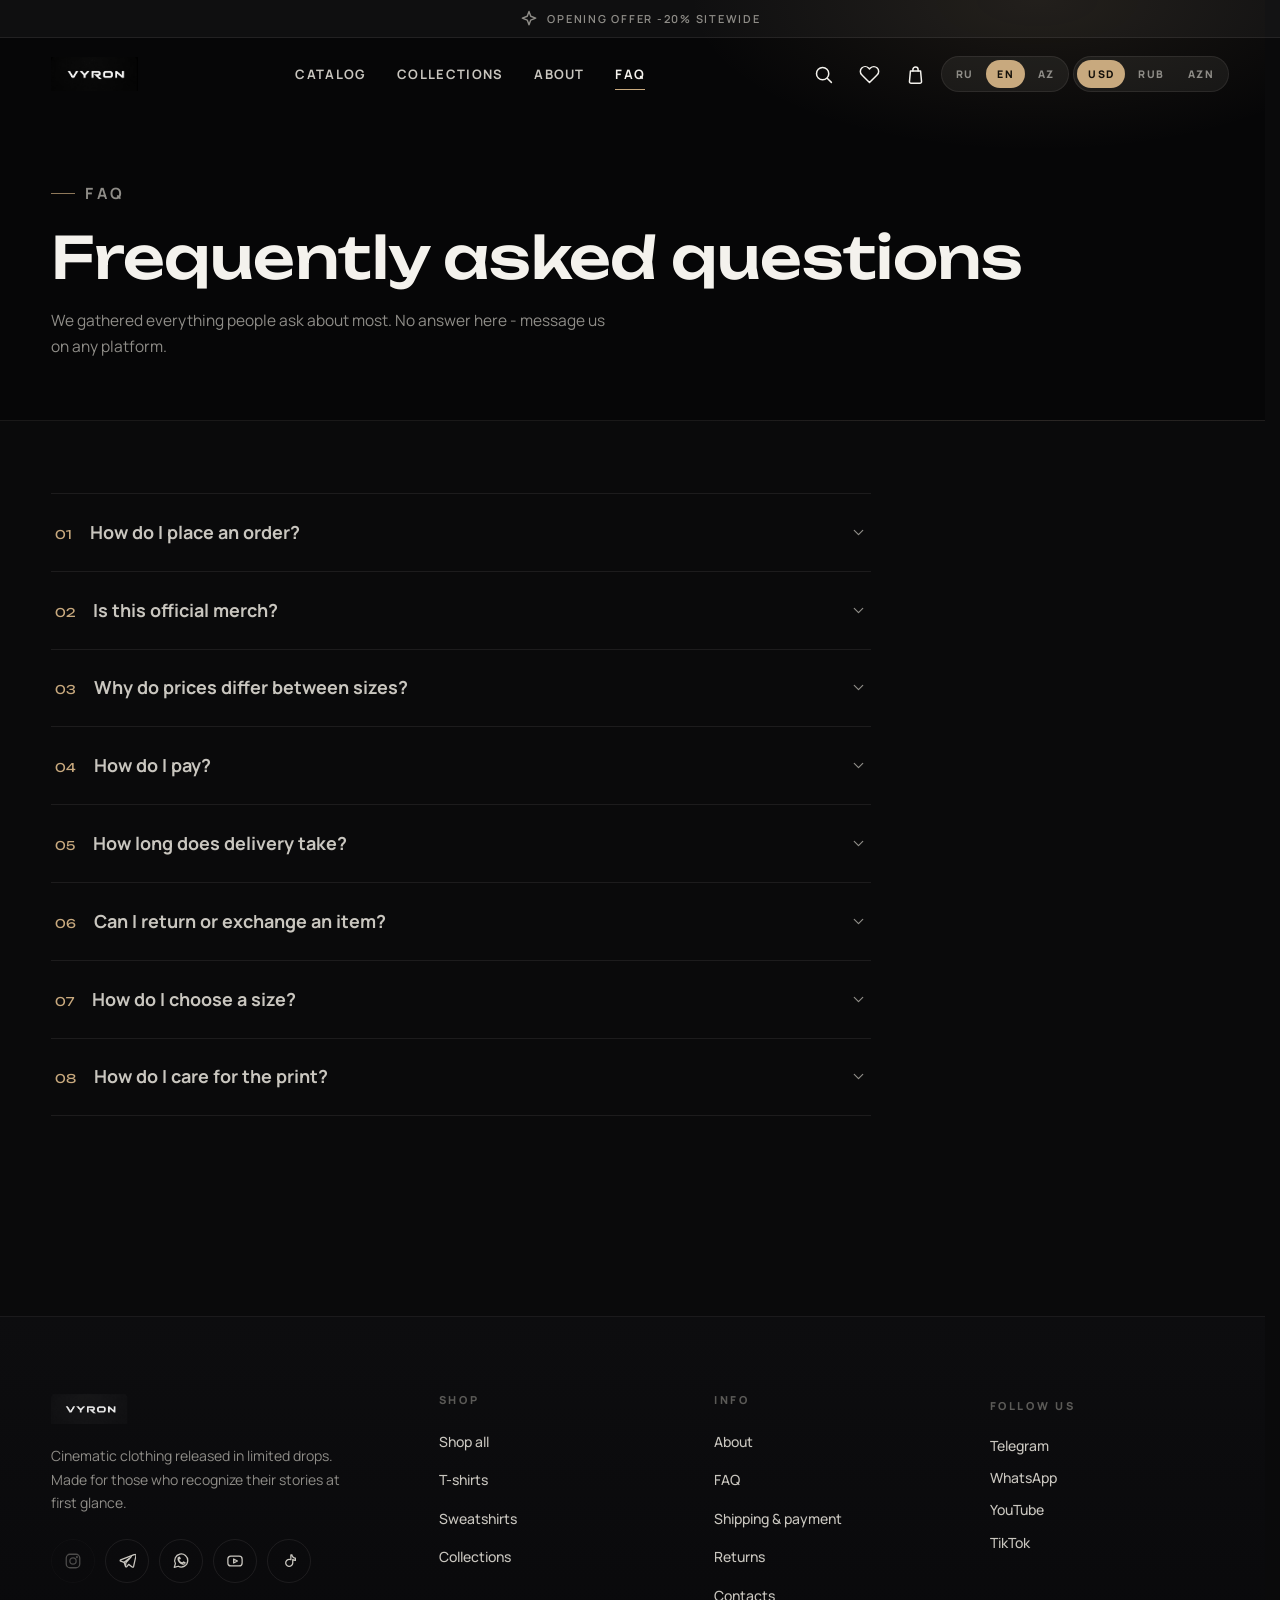
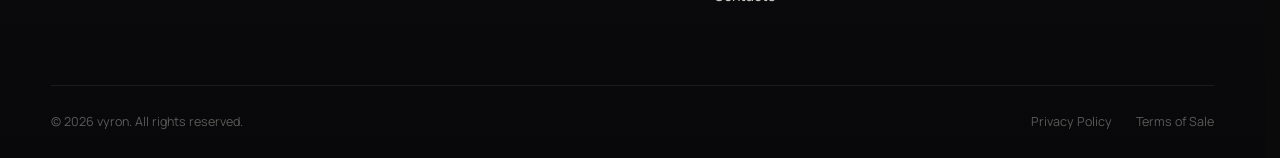
<file: faq.html>
<!DOCTYPE html>
<html lang="ru">
<head>
  <meta charset="UTF-8">
  <meta name="viewport" content="width=device-width, initial-scale=1.0">
  <title>FAQ - vyron</title>
  <meta name="description" content="Частые вопросы о заказе vyron: оформление через менеджера, оплата после подтверждения, доставка по миру и возврат 14 дней.">
  <meta property="og:type" content="website">
  <meta property="og:site_name" content="vyron">
  <meta property="og:title" content="FAQ - vyron">
  <meta property="og:description" content="Собрали всё, о чём спрашивают чаще всего.">
  <meta property="og:image" content="assets/logo.jpg">
  <meta name="theme-color" content="#0a0a0b">
  <link rel="icon" type="image/jpeg" href="assets/logo.jpg">
  <link rel="preconnect" href="https://fonts.googleapis.com">
  <link rel="preconnect" href="https://fonts.gstatic.com" crossorigin>
  <link href="https://fonts.googleapis.com/css2?family=Manrope:wght@400;500;600;700;800&family=Unbounded:wght@300;400;500;600&display=swap" rel="stylesheet">
  <link rel="stylesheet" href="css/variables.css">
  <link rel="stylesheet" href="css/reset.css">
  <link rel="stylesheet" href="css/global.css">
  <link rel="stylesheet" href="css/components.css">
  <link rel="stylesheet" href="css/pages.css">
  <link rel="stylesheet" href="css/responsive.css">
  <noscript><style>[data-reveal]{opacity:1;transform:none}.loader{display:none}</style></noscript>
</head>
<body data-page="faq">
  <a class="skip-link" href="#main">Перейти к содержанию</a>
  <div class="loader" id="loader" role="status" aria-label="Загрузка сайта vyron">
    <div class="loader-inner">
      <img src="assets/logo.jpg" alt="vyron">
      <div class="loader-bar"><i></i></div>
      <span class="loader-caption" data-i18n="loader.caption">FW 26 · Opening Offer</span>
    </div>
  </div>

  <header id="site-header"></header>

  <main id="main" class="page">
    <section class="page-hero">
      <div class="container">
        <p class="eyebrow">FAQ</p>
        <h1 data-i18n="faqPage.pageTitle">Частые вопросы</h1>
        <p data-i18n="faqPage.pageSub">Собрали всё, о чём спрашивают чаще всего. Не нашли ответ - напишите нам в мессенджер.</p>
      </div>
    </section>

    <section class="container" style="padding-block:clamp(40px,6vw,72px)">
      <div class="faq-list" id="faq-root"></div>
    </section>
  </main>

  <footer id="site-footer"></footer>

  <script src="js/config.js" defer></script>
  <script src="js/i18n.js" defer></script>
  <script src="js/currency.js" defer></script>
  <script src="js/utils.js" defer></script>
  <script src="js/catalog.data.js" defer></script>
  <script src="js/products.js" defer></script>
  <script src="js/cart.js" defer></script>
  <script src="js/wishlist.js" defer></script>
  <script src="js/ui.js" defer></script>
  <script src="js/animations.js" defer></script>
  <script src="js/catalog.js" defer></script>
  <script src="js/product.js" defer></script>
  <script src="js/checkout.js" defer></script>
  <script src="js/app.js" defer></script>
</body>
</html>
</file>
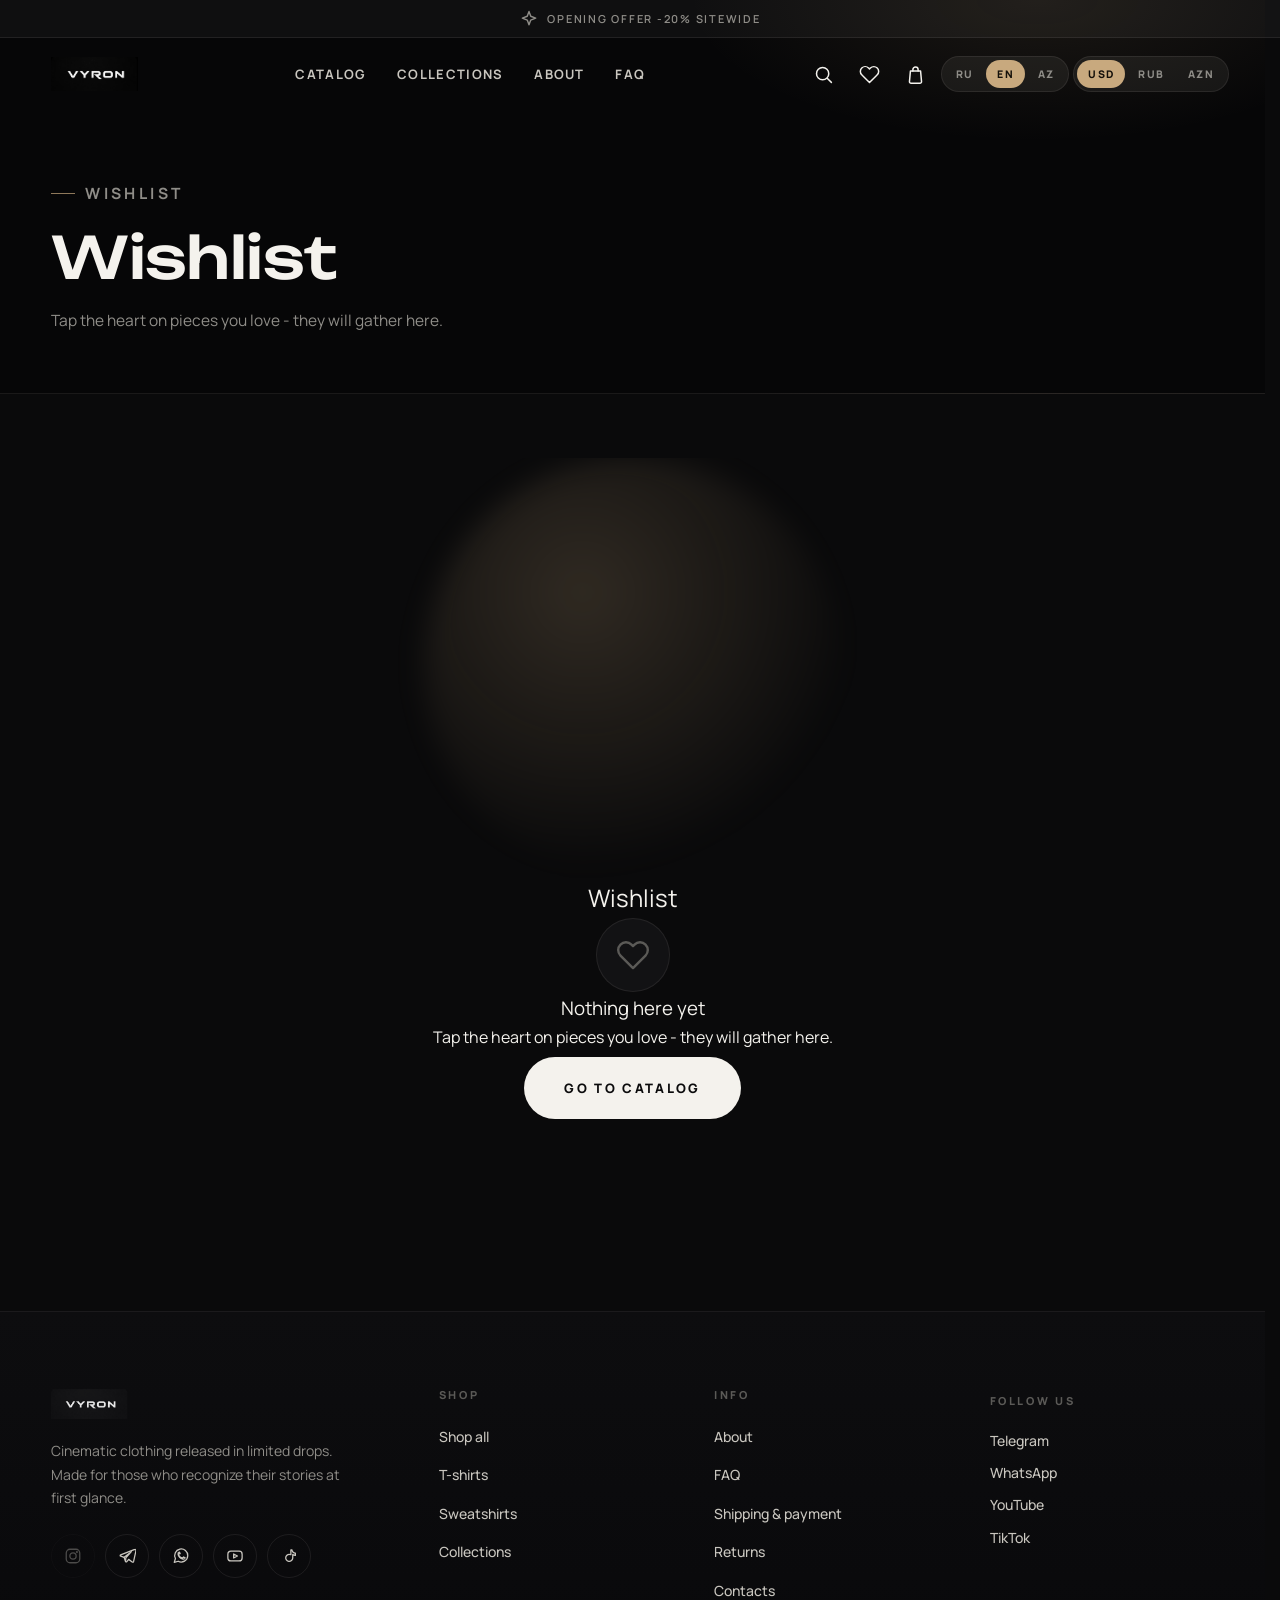
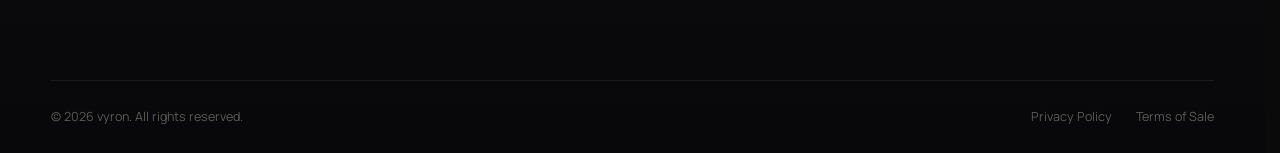
<file: favorites.html>
<!DOCTYPE html>
<html lang="ru">
<head>
  <meta charset="UTF-8">
  <meta name="viewport" content="width=device-width, initial-scale=1.0">
  <title>Избранное - vyron</title>
  <meta name="description" content="Избранное vyron: товары, которые вы отметили сердечком. Они всегда под рукой.">
  <meta property="og:type" content="website">
  <meta property="og:site_name" content="vyron">
  <meta property="og:title" content="Избранное - vyron">
  <meta property="og:description" content="Товары, которые вы отметили сердечком.">
  <meta property="og:image" content="assets/logo.jpg">
  <meta name="theme-color" content="#0a0a0b">
  <link rel="icon" type="image/jpeg" href="assets/logo.jpg">
  <link rel="preconnect" href="https://fonts.googleapis.com">
  <link rel="preconnect" href="https://fonts.gstatic.com" crossorigin>
  <link href="https://fonts.googleapis.com/css2?family=Manrope:wght@400;500;600;700;800&family=Unbounded:wght@300;400;500;600&display=swap" rel="stylesheet">
  <link rel="stylesheet" href="css/variables.css">
  <link rel="stylesheet" href="css/reset.css">
  <link rel="stylesheet" href="css/global.css">
  <link rel="stylesheet" href="css/components.css">
  <link rel="stylesheet" href="css/pages.css">
  <link rel="stylesheet" href="css/responsive.css">
  <noscript><style>[data-reveal]{opacity:1;transform:none}.loader{display:none}</style></noscript>
</head>
<body data-page="favorites">
  <a class="skip-link" href="#main">Перейти к содержанию</a>
  <div class="loader" id="loader" role="status" aria-label="Загрузка сайта vyron">
    <div class="loader-inner">
      <img src="assets/logo.jpg" alt="vyron">
      <div class="loader-bar"><i></i></div>
      <span class="loader-caption" data-i18n="loader.caption">FW 26 · Opening Offer</span>
    </div>
  </div>

  <header id="site-header"></header>

  <main id="main" class="page">
    <section class="page-hero">
      <div class="container">
        <p class="eyebrow">Wishlist</p>
        <h1 data-i18n="wish.pageTitle">Избранное</h1>
        <p data-i18n="wish.pageSub">Нажимайте на сердце у понравившихся вещей - они соберутся тут.</p>
      </div>
    </section>

    <section class="container" style="padding-block:clamp(36px,5vw,64px)">
      <div id="favorites-root"></div>
    </section>
  </main>

  <footer id="site-footer"></footer>

  <script src="js/config.js" defer></script>
  <script src="js/i18n.js" defer></script>
  <script src="js/currency.js" defer></script>
  <script src="js/utils.js" defer></script>
  <script src="js/catalog.data.js" defer></script>
  <script src="js/products.js" defer></script>
  <script src="js/cart.js" defer></script>
  <script src="js/wishlist.js" defer></script>
  <script src="js/ui.js" defer></script>
  <script src="js/animations.js" defer></script>
  <script src="js/catalog.js" defer></script>
  <script src="js/product.js" defer></script>
  <script src="js/checkout.js" defer></script>
  <script src="js/app.js" defer></script>
</body>
</html>
</file>
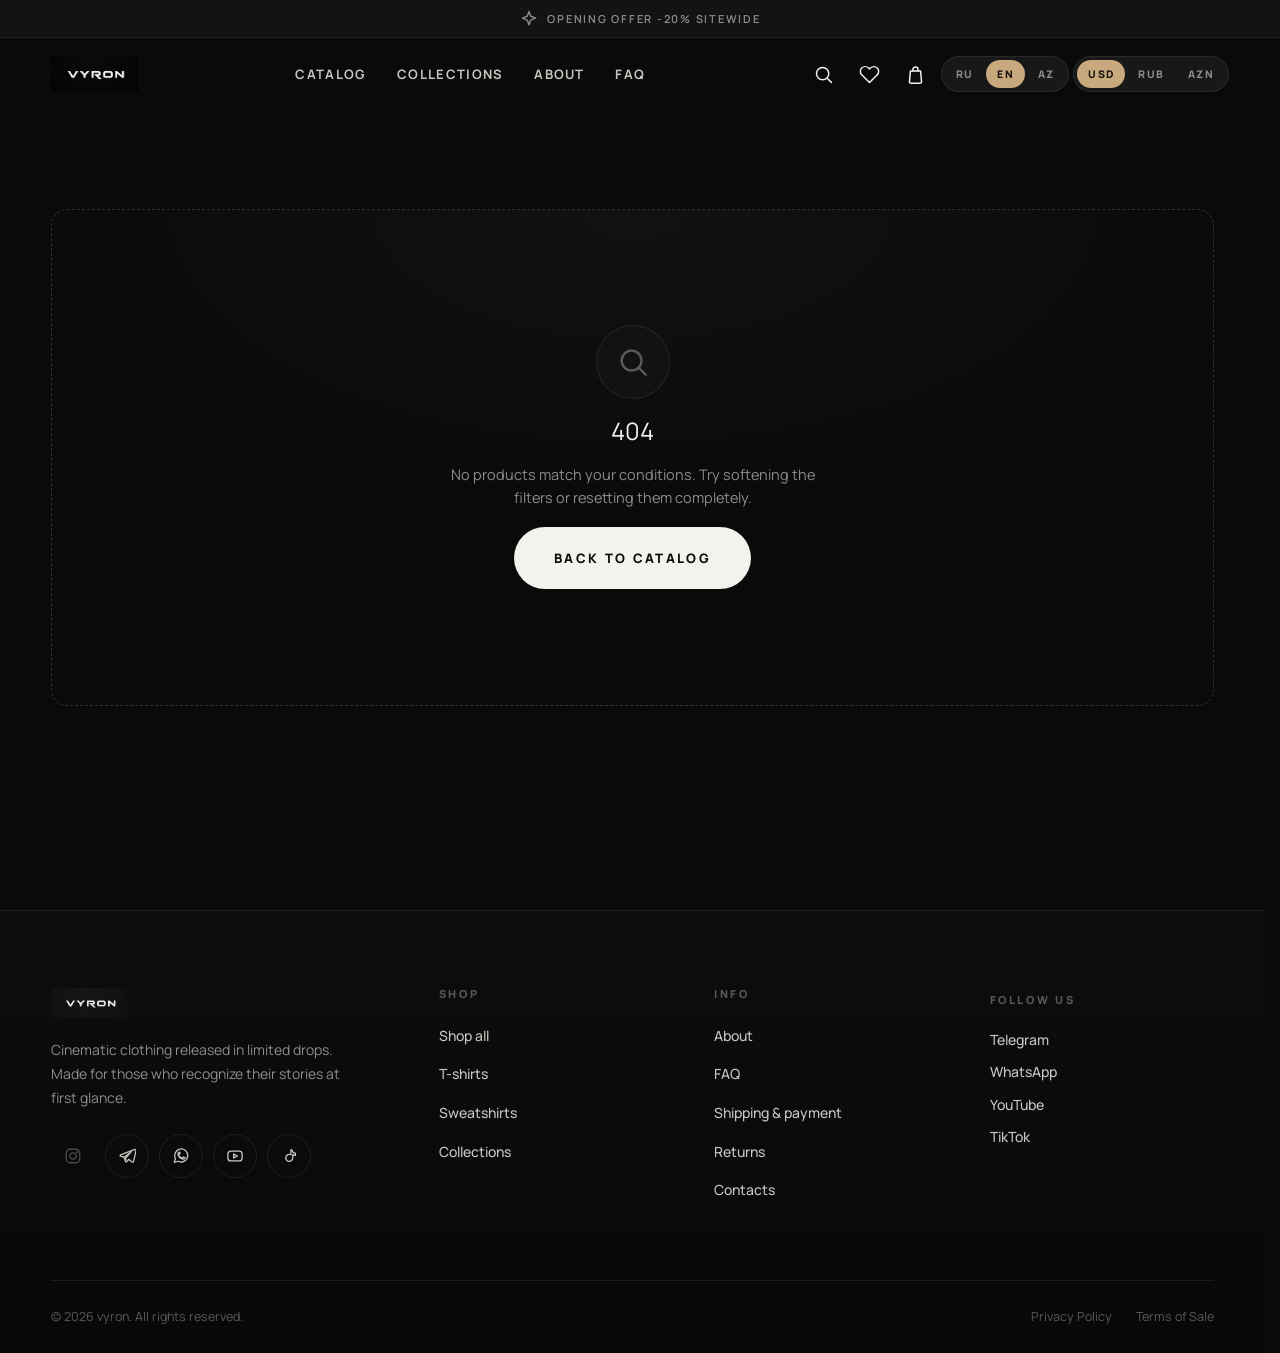
<file: product.html>
<!DOCTYPE html>
<html lang="ru">
<head>
  <meta charset="UTF-8">
  <meta name="viewport" content="width=device-width, initial-scale=1.0">
  <title>Товар - vyron</title>
  <meta name="description" content="Страница товара vyron: состав, размерная сетка с ценами по размерам, доставка и возврат. Opening Offer -20% уже учтён.">
  <meta property="og:type" content="product">
  <meta property="og:site_name" content="vyron">
  <meta property="og:title" content="Товар - vyron">
  <meta property="og:description" content="Состав, характеристики, цены по размерам. Доставка и оплата согласовываются с менеджером лично.">
  <meta property="og:image" content="assets/logo.jpg">
  <meta name="theme-color" content="#0a0a0b">
  <link rel="icon" type="image/jpeg" href="assets/logo.jpg">
  <link rel="preconnect" href="https://fonts.googleapis.com">
  <link rel="preconnect" href="https://fonts.gstatic.com" crossorigin>
  <link href="https://fonts.googleapis.com/css2?family=Manrope:wght@400;500;600;700;800&family=Unbounded:wght@300;400;500;600&display=swap" rel="stylesheet">
  <link rel="stylesheet" href="css/variables.css">
  <link rel="stylesheet" href="css/reset.css">
  <link rel="stylesheet" href="css/global.css">
  <link rel="stylesheet" href="css/components.css">
  <link rel="stylesheet" href="css/pages.css">
  <link rel="stylesheet" href="css/responsive.css">
  <noscript><style>[data-reveal]{opacity:1;transform:none}.loader{display:none}</style></noscript>
</head>
<body data-page="product">
  <a class="skip-link" href="#main">Перейти к содержанию</a>
  <div class="loader" id="loader" role="status" aria-label="Загрузка сайта vyron">
    <div class="loader-inner">
      <img src="assets/logo.jpg" alt="vyron">
      <div class="loader-bar"><i></i></div>
      <span class="loader-caption" data-i18n="loader.caption">FW 26 · Opening Offer</span>
    </div>
  </div>

  <header id="site-header"></header>

  <main id="main" class="page pdp-page">
    <div class="container pdp-top">
      <nav class="breadcrumbs" id="pdp-breadcrumbs" aria-label="Хлебные крошки"></nav>
    </div>

    <section class="container" style="margin-top:22px;padding-bottom:clamp(40px,6vw,80px)">
      <div id="pdp-layout"></div>
    </section>

    <section class="section container" aria-labelledby="related-title">
      <div class="section-head" data-reveal>
        <div>
          <p class="eyebrow" data-i18n="sec.featEyebrow">Избранное</p>
          <h2 id="related-title" style="margin-top:12px" data-i18n="prod.related">С этим товаром смотрят</h2>
        </div>
      <div class="products-grid" id="related-root"></div>
    </section>
  </main>

  <footer id="site-footer"></footer>

  <script src="js/config.js" defer></script>
  <script src="js/i18n.js" defer></script>
  <script src="js/currency.js" defer></script>
  <script src="js/utils.js" defer></script>
  <script src="js/catalog.data.js" defer></script>
  <script src="js/products.js" defer></script>
  <script src="js/cart.js" defer></script>
  <script src="js/wishlist.js" defer></script>
  <script src="js/ui.js" defer></script>
  <script src="js/animations.js" defer></script>
  <script src="js/catalog.js" defer></script>
  <script src="js/product.js" defer></script>
  <script src="js/checkout.js" defer></script>
  <script src="js/app.js" defer></script>
</body>
</html>
</file>
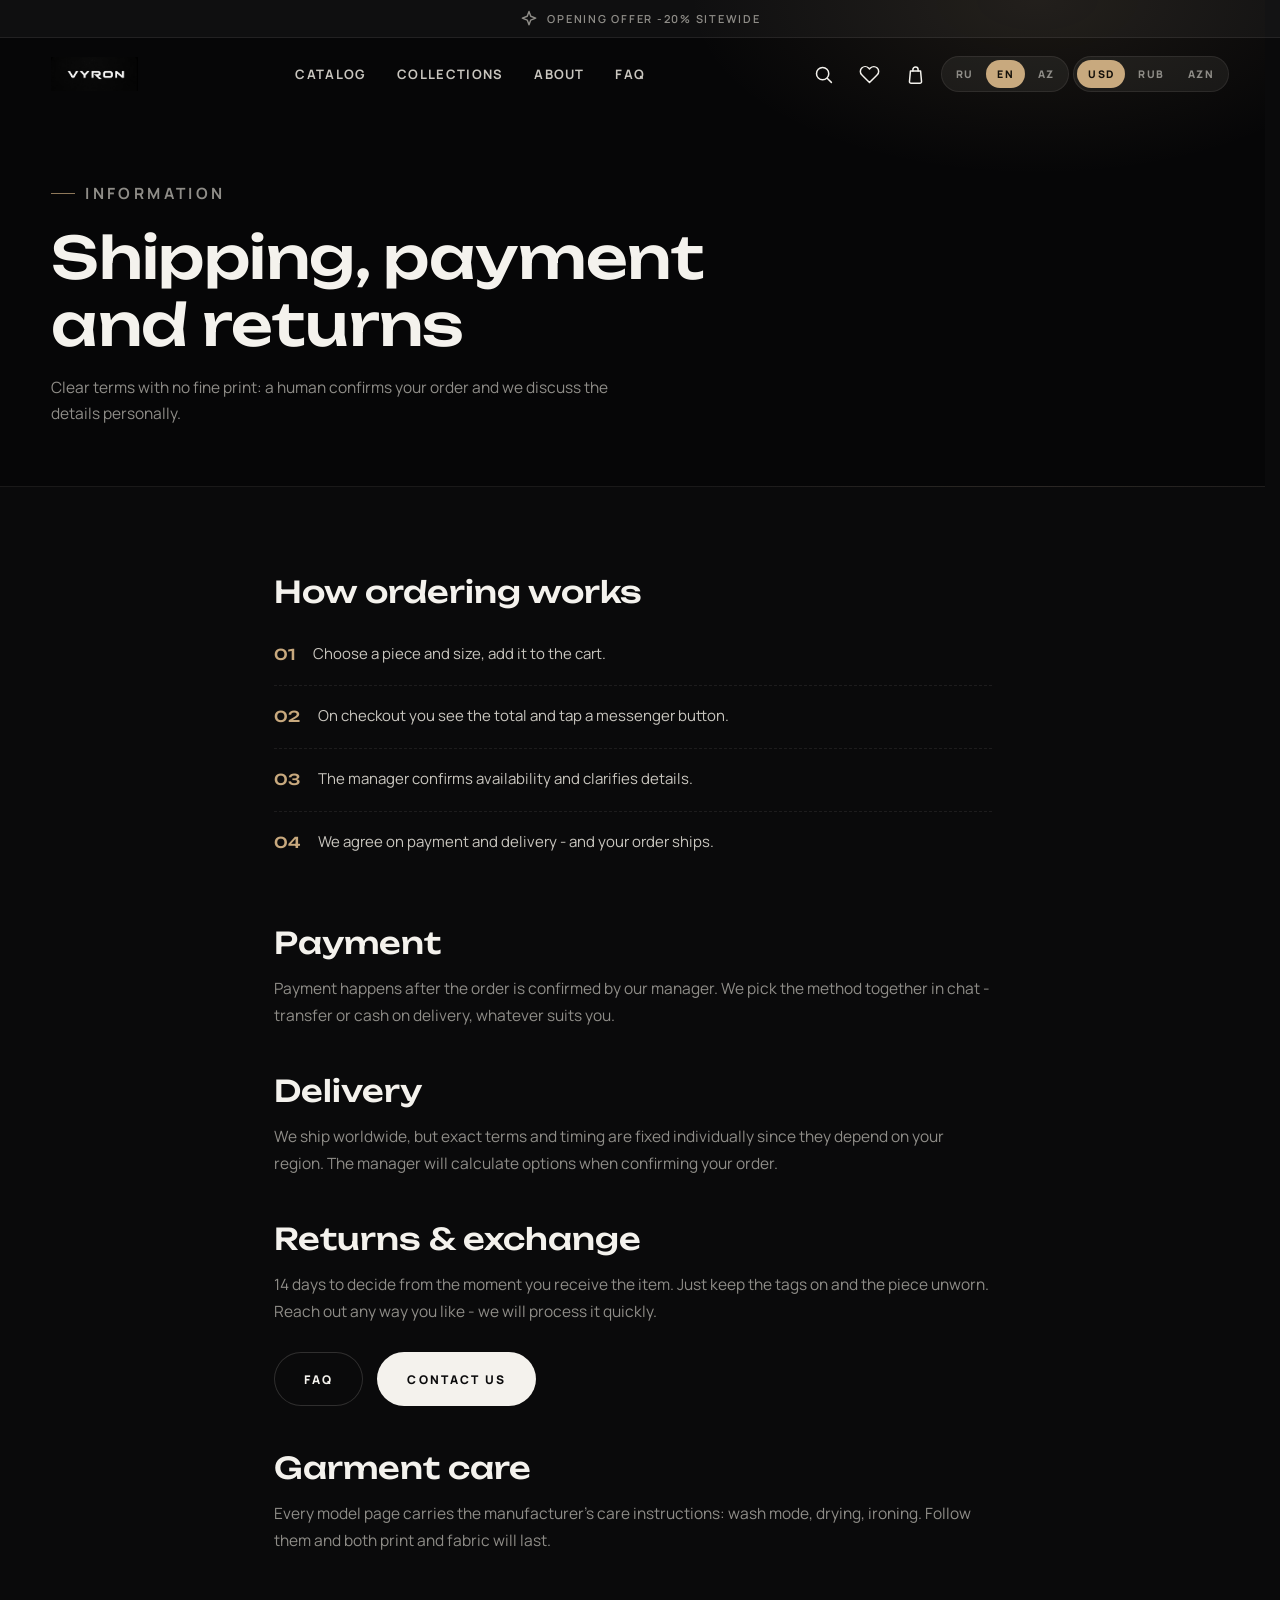
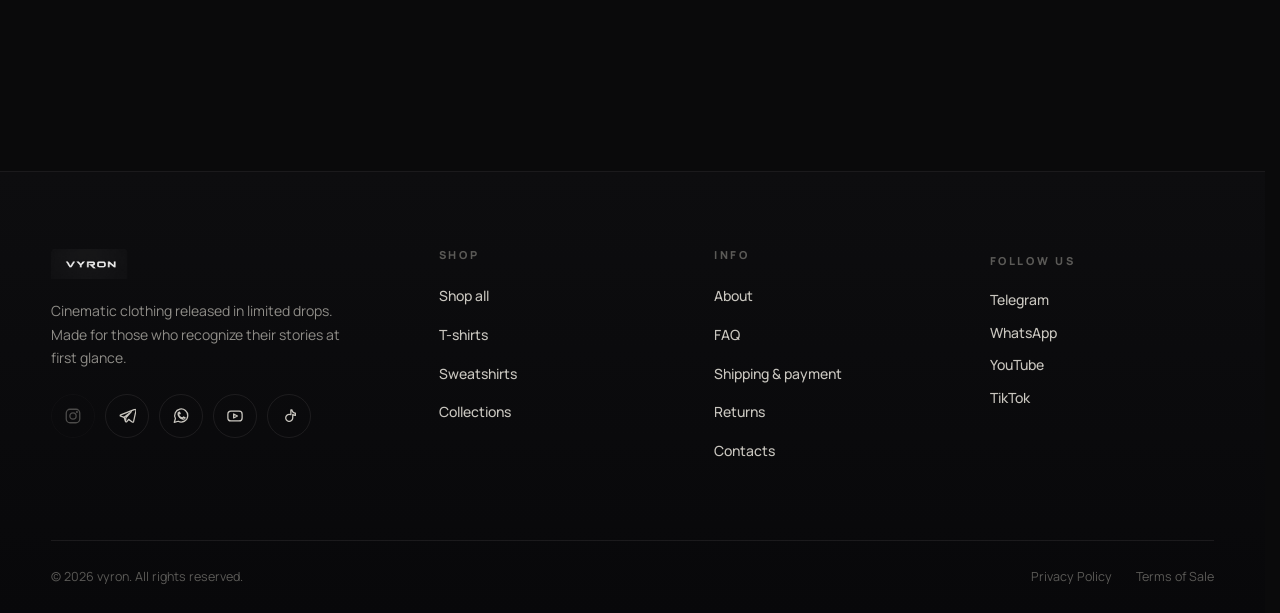
<file: shipping.html>
<!DOCTYPE html>
<html lang="ru">
<head>
  <meta charset="UTF-8">
  <meta name="viewport" content="width=device-width, initial-scale=1.0">
  <title>Доставка, оплата и возврат - vyron</title>
  <meta name="description" content="Как проходит заказ в vyron: подтверждение менеджером лично, оплата после согласования, доставка по всему миру и возврат в течение 14 дней.">
  <meta property="og:type" content="website">
  <meta property="og:site_name" content="vyron">
  <meta property="og:title" content="Доставка, оплата и возврат - vyron">
  <meta property="og:description" content="Прозрачные условия без мелкого шрифта.">
  <meta property="og:image" content="assets/logo.jpg">
  <meta name="theme-color" content="#0a0a0b">
  <link rel="icon" type="image/jpeg" href="assets/logo.jpg">
  <link rel="preconnect" href="https://fonts.googleapis.com">
  <link rel="preconnect" href="https://fonts.gstatic.com" crossorigin>
  <link href="https://fonts.googleapis.com/css2?family=Manrope:wght@400;500;600;700;800&family=Unbounded:wght@300;400;500;600&display=swap" rel="stylesheet">
  <link rel="stylesheet" href="css/variables.css">
  <link rel="stylesheet" href="css/reset.css">
  <link rel="stylesheet" href="css/global.css">
  <link rel="stylesheet" href="css/components.css">
  <link rel="stylesheet" href="css/pages.css">
  <link rel="stylesheet" href="css/responsive.css">
  <noscript><style>[data-reveal]{opacity:1;transform:none}.loader{display:none}</style></noscript>
</head>
<body data-page="shipping">
  <a class="skip-link" href="#main">Перейти к содержанию</a>
  <div class="loader" id="loader" role="status" aria-label="Загрузка сайта vyron">
    <div class="loader-inner">
      <img src="assets/logo.jpg" alt="vyron">
      <div class="loader-bar"><i></i></div>
      <span class="loader-caption" data-i18n="loader.caption">FW 26 · Opening Offer</span>
    </div>
  </div>

  <header id="site-header"></header>

  <main id="main" class="page">
    <section class="page-hero">
      <div class="container">
        <p class="eyebrow" data-i18n="ship.heroEyebrow">Информация</p>
        <h1 data-i18n="ship.heroTitle">Доставка, оплата<br>и возврат</h1>
        <p data-i18n="ship.heroSub">Прозрачные условия без мелкого шрифта: заказ подтверждает человек, детали обсуждаем лично.</p>
      </div>
    </section>

    <section class="container prose" style="padding-block:clamp(48px,7vw,88px)">
      <div class="prose-section" data-reveal>
        <h2 data-i18n="ship.orderH">Как проходит заказ</h2>
        <ol class="order-steps" id="ship-steps"></ol>
      </div>

      <div class="prose-section" data-reveal>
        <h2 data-i18n="ship.payH">Оплата</h2>
        <p data-i18n="ship.payP">Оплата происходит после подтверждения заказа менеджером. Способ выбираем вместе в переписке - переводом или при получении, как вам удобнее.</p>
      </div>

      <div class="prose-section" data-reveal>
        <h2 data-i18n="ship.delivH">Доставка</h2>
        <p data-i18n="ship.delivP">Мы отправляем заказы по всему миру, но точные условия и сроки фиксируются индивидуально: они зависят от региона.</p>
      </div>

      <div class="prose-section" id="returns" data-reveal>
        <h2 data-i18n="ship.retH">Возврат и обмен</h2>
        <p data-i18n="ship.retP">14 дней на решение с момента получения. Главное - сохранить бирки и первоначальный вид вещи. Свяжитесь с нами любым способом, оформим быстро.</p>
        <div style="display:flex;gap:14px;flex-wrap:wrap;margin-top:26px">
          <a href="faq.html" class="btn btn-outline">FAQ</a>
          <a href="contacts.html" class="btn btn-primary" data-i18n="about.cta2">Связаться с нами</a>
        </div>
      </div>

      <div class="prose-section" data-reveal>
        <h2 data-i18n="ship.careH">Уход за вещами</h2>
        <p data-i18n="ship.careP">У каждой модели на странице есть инструкция по уходу от производителя: режим стирки, сушка, глажка. Соблюдайте её, и принт с тканью проживут долго.</p>
      </div>
    </section>
  </main>

  <footer id="site-footer"></footer>

  <script src="js/config.js" defer></script>
  <script src="js/i18n.js" defer></script>
  <script src="js/currency.js" defer></script>
  <script src="js/utils.js" defer></script>
  <script src="js/catalog.data.js" defer></script>
  <script src="js/products.js" defer></script>
  <script src="js/cart.js" defer></script>
  <script src="js/wishlist.js" defer></script>
  <script src="js/ui.js" defer></script>
  <script src="js/animations.js" defer></script>
  <script src="js/catalog.js" defer></script>
  <script src="js/product.js" defer></script>
  <script src="js/checkout.js" defer></script>
  <script src="js/app.js" defer></script>
</body>
</html>
</file>
<file: css/variables.css>
:root {
  --color-bg: #0a0a0b;
  --color-bg-deep: #060607;
  --color-surface: #121214;
  --color-surface-2: #18181b;
  --color-surface-3: #1f1f23;
  --color-text: #f4f2ed;
  --color-text-soft: #c9c6bf;
  --color-muted: #8f8d88;
  --color-faint: #5b5a57;
  --color-border: rgba(244, 242, 237, 0.08);
  --color-border-strong: rgba(244, 242, 237, 0.16);
  --color-accent: #c8a97e;
  --color-accent-strong: #ddc094;
  --color-accent-dim: rgba(200, 169, 126, 0.14);
  --color-danger: #e0685c;
  --color-success: #85c9a0;

  --font-display: "Unbounded", "Manrope", system-ui, sans-serif;
  --font-body: "Manrope", system-ui, -apple-system, "Segoe UI", sans-serif;

  --radius-xs: 6px;
  --radius-sm: 10px;
  --radius-md: 16px;
  --radius-lg: 24px;
  --radius-xl: 32px;
  --radius-pill: 999px;

  --transition-fast: 160ms;
  --transition-normal: 320ms;
  --transition-slow: 600ms;
  --ease-out: cubic-bezier(0.22, 1, 0.36, 1);
  --ease-expo: cubic-bezier(0.19, 1, 0.22, 1);
  --ease-inout: cubic-bezier(0.65, 0.05, 0.36, 1);

  --shadow-sm: 0 2px 12px rgba(0, 0, 0, 0.35);
  --shadow-md: 0 12px 40px rgba(0, 0, 0, 0.45);
  --shadow-lg: 0 32px 80px rgba(0, 0, 0, 0.55);
  --glow-accent: 0 0 0 1px rgba(200, 169, 126, 0.35), 0 8px 30px rgba(200, 169, 126, 0.12);

  --header-h: 72px;
  --topbar-h: 38px;
  --container-max: 1440px;
  --container-pad: clamp(20px, 4vw, 64px);
  --section-gap: clamp(72px, 10vw, 140px);

  --z-header: 100;
  --z-scrim: 200;
  --z-drawer: 300;
  --z-modal: 400;
  --z-search: 500;
  --z-toast: 700;
  --z-loader: 900;

  --media-ratio: 3 / 4;
}
</file>
<file: css/global.css>
body {
  background: var(--color-bg);
  color: var(--color-text);
  font-family: var(--font-body);
  font-size: 16px;
  font-weight: 400;
}

body.is-locked {
  overflow: hidden;
}

.display {
  font-family: var(--font-display);
}

.container {
  width: 100%;
  max-width: var(--container-max);
  margin-inline: auto;
  padding-inline: var(--container-pad);
}

.container-narrow {
  width: 100%;
  max-width: 880px;
  margin-inline: auto;
  padding-inline: var(--container-pad);
}

.section {
  margin-top: var(--section-gap);
}

.skip-link {
  position: fixed;
  top: -100px;
  left: 16px;
  z-index: 999;
  padding: 12px 20px;
  background: var(--color-accent);
  color: #0a0a0b;
  font-weight: 700;
  border-radius: var(--radius-xs);
  transition: top var(--transition-fast) var(--ease-out);
}

.skip-link:focus-visible {
  top: 16px;
}

.eyebrow {
  display: inline-flex;
  align-items: center;
  gap: 10px;
  font-size: 11px;
  font-weight: 700;
  letter-spacing: 0.22em;
  text-transform: uppercase;
  color: var(--color-accent);
}

.eyebrow::before {
  content: "";
  width: 24px;
  height: 1px;
  background: var(--color-accent);
  opacity: 0.7;
}

.h-display {
  font-family: var(--font-display);
  font-weight: 500;
  letter-spacing: -0.01em;
  line-height: 1.04;
}

.section-head {
  display: flex;
  align-items: flex-end;
  justify-content: space-between;
  gap: 24px;
  margin-bottom: clamp(28px, 4vw, 48px);
}

.section-head h2 {
  font-family: var(--font-display);
  font-weight: 500;
  font-size: clamp(26px, 4vw, 44px);
  line-height: 1.08;
  letter-spacing: -0.01em;
}

.section-head .section-sub {
  margin-top: 10px;
  max-width: 480px;
  color: var(--color-muted);
  font-size: 15px;
  line-height: 1.65;
}

.link-arrow {
  display: inline-flex;
  align-items: center;
  gap: 8px;
  font-size: 13px;
  font-weight: 700;
  letter-spacing: 0.14em;
  text-transform: uppercase;
  color: var(--color-text-soft);
  white-space: nowrap;
  padding-block: 6px;
  transition: color var(--transition-fast) var(--ease-out);
}

.link-arrow .icon {
  width: 16px;
  height: 16px;
  transition: transform var(--transition-normal) var(--ease-expo);
}

.link-arrow:hover {
  color: var(--color-accent);
}

.link-arrow:hover .icon {
  transform: translateX(5px);
}

.btn {
  --btn-bg: transparent;
  --btn-color: var(--color-text);
  position: relative;
  display: inline-flex;
  align-items: center;
  justify-content: center;
  gap: 10px;
  min-height: 54px;
  padding: 15px 30px;
  background: var(--btn-bg);
  color: var(--btn-color);
  font-family: var(--font-body);
  font-size: 12px;
  font-weight: 800;
  letter-spacing: 0.18em;
  text-transform: uppercase;
  border-radius: var(--radius-pill);
  white-space: nowrap;
  overflow: hidden;
  isolation: isolate;
  transition: transform var(--transition-fast) var(--ease-out), background var(--transition-fast) var(--ease-out), color var(--transition-fast) var(--ease-out), border-color var(--transition-fast) var(--ease-out), box-shadow var(--transition-normal) var(--ease-out), opacity var(--transition-fast) linear;
}

.btn::after {
  content: "";
  position: absolute;
  inset: 0;
  z-index: -1;
  background: radial-gradient(120px circle at var(--mx, 50%) var(--my, 50%), rgba(255, 255, 255, 0.18), transparent 65%);
  opacity: 0;
  transition: opacity var(--transition-fast) var(--ease-out);
}

.btn:hover::after {
  opacity: 1;
}

.btn:hover {
  transform: translateY(-2px);
}

.btn:active {
  transform: translateY(0) scale(0.985);
}

.btn:disabled,
.btn.is-disabled {
  opacity: 0.38;
  pointer-events: none;
}

.btn .icon {
  width: 17px;
  height: 17px;
  flex: none;
}

.btn-primary {
  --btn-bg: var(--color-text);
  --btn-color: #0b0b0c;
}

.btn-primary:hover {
  box-shadow: 0 14px 40px rgba(244, 242, 237, 0.14);
}

.btn-accent {
  --btn-bg: var(--color-accent);
  --btn-color: #14100a;
}

.btn-accent:hover {
  box-shadow: var(--glow-accent);
}

.btn-outline {
  box-shadow: inset 0 0 0 1px var(--color-border-strong);
}

.btn-outline:hover {
  box-shadow: inset 0 0 0 1px rgba(244, 242, 237, 0.42);
}

.btn-ghost {
  color: var(--color-text-soft);
}

.btn-ghost:hover {
  color: var(--color-text);
  background: rgba(244, 242, 237, 0.06);
}

.btn-lg {
  min-height: 62px;
  padding-inline: 40px;
  font-size: 13px;
}

.btn-sm {
  min-height: 42px;
  padding: 9px 20px;
  font-size: 11px;
  letter-spacing: 0.14em;
}

.btn-block {
  width: 100%;
}

.icon-btn {
  display: inline-flex;
  align-items: center;
  justify-content: center;
  width: 42px;
  height: 42px;
  flex: none;
  color: inherit;
  border-radius: var(--radius-pill);
  transition: background var(--transition-fast) var(--ease-out), transform var(--transition-fast) var(--ease-out), color var(--transition-fast) var(--ease-out);
}

.icon-btn .icon {
  width: 21px;
  height: 21px;
}

.icon-btn:hover {
  background: rgba(244, 242, 237, 0.08);
}

.icon-btn:active {
  transform: scale(0.92);
}

.icon {
  width: 20px;
  height: 20px;
  fill: none;
  stroke: currentColor;
  stroke-width: 1.7;
  stroke-linecap: round;
  stroke-linejoin: round;
  flex: none;
}

.count-bubble {
  position: absolute;
  top: 2px;
  right: 0;
  min-width: 17px;
  height: 17px;
  padding: 0 4px;
  display: grid;
  place-items: center;
  background: var(--color-accent);
  color: #14100a;
  font-size: 10px;
  font-weight: 800;
  line-height: 1;
  border-radius: var(--radius-pill);
  transition: transform var(--transition-fast) var(--ease-expo);
}

.count-bubble.is-hidden {
  display: none;
}

.count-bubble.bump {
  animation: bubble-bump 420ms var(--ease-expo);
}

@keyframes bubble-bump {
  30% {
    transform: scale(1.45);
  }
}

.field {
  position: relative;
}

.field input,
.field textarea {
  width: 100%;
  padding: 22px 16px 10px;
  background: var(--color-surface);
  border: 1px solid var(--color-border);
  border-radius: var(--radius-sm);
  color: var(--color-text);
  font-size: 15px;
  font-weight: 500;
  transition: border-color var(--transition-fast) var(--ease-out), background var(--transition-fast) var(--ease-out), box-shadow var(--transition-fast) var(--ease-out);
}

.field textarea {
  min-height: 110px;
  resize: vertical;
}

.field label {
  position: absolute;
  left: 16px;
  top: 17px;
  color: var(--color-muted);
  font-size: 15px;
  pointer-events: none;
  transition: all var(--transition-fast) var(--ease-out);
}

.field input:focus,
.field textarea:focus {
  border-color: rgba(200, 169, 126, 0.55);
  box-shadow: 0 0 0 3px rgba(200, 169, 126, 0.12);
}

.field input:focus + label,
.field textarea:focus + label,
.field input:not(:placeholder-shown) + label,
.field textarea:not(:placeholder-shown) + label {
  top: 7px;
  font-size: 10.5px;
  letter-spacing: 0.1em;
  text-transform: uppercase;
  color: var(--color-accent);
}

.field.has-error input,
.field.has-error textarea {
  border-color: rgba(224, 104, 92, 0.6);
}

.field-error {
  display: none;
  margin-top: 6px;
  font-size: 12px;
  color: var(--color-danger);
}

.field.has-error .field-error {
  display: block;
}

.select {
  position: relative;
}

.select select {
  appearance: none;
  -webkit-appearance: none;
  width: 100%;
  padding: 13px 44px 13px 18px;
  background: var(--color-surface);
  border: 1px solid var(--color-border);
  border-radius: var(--radius-pill);
  color: var(--color-text);
  font-size: 14px;
  font-weight: 600;
  cursor: pointer;
  transition: border-color var(--transition-fast) var(--ease-out);
}

.select select:hover {
  border-color: var(--color-border-strong);
}

.select::after {
  content: "";
  position: absolute;
  right: 19px;
  top: 50%;
  width: 8px;
  height: 8px;
  border-right: 1.6px solid var(--color-muted);
  border-bottom: 1.6px solid var(--color-muted);
  transform: translateY(-70%) rotate(45deg);
  pointer-events: none;
}

.site-header {
  position: fixed;
  top: 0;
  left: 0;
  right: 0;
  z-index: var(--z-header);
  transition: transform var(--transition-normal) var(--ease-inout), background var(--transition-normal) var(--ease-out), border-color var(--transition-normal) var(--ease-out);
  border-bottom: 1px solid transparent;
}

.topbar {
  height: var(--topbar-h);
  display: flex;
  align-items: center;
  justify-content: center;
  gap: 28px;
  overflow: hidden;
  max-height: var(--topbar-h);
  background: rgba(244, 242, 237, 0.04);
  border-bottom: 1px solid var(--color-border);
  font-size: 11px;
  font-weight: 600;
  letter-spacing: 0.16em;
  text-transform: uppercase;
  color: var(--color-muted);
  transition: max-height var(--transition-normal) var(--ease-inout), opacity var(--transition-normal) var(--ease-out), border-color var(--transition-normal) var(--ease-out);
}

.topbar span {
  display: inline-flex;
  align-items: center;
  gap: 8px;
}

.topbar span:not(:first-child)::before {
  content: "/";
  margin-right: 20px;
  color: var(--color-faint);
}

.header-inner {
  display: flex;
  align-items: center;
  justify-content: space-between;
  gap: 24px;
  height: var(--header-h);
  transition: height var(--transition-normal) var(--ease-inout);
}

.brand-logo {
  display: inline-flex;
  align-items: center;
  flex: none;
}

.brand-logo img {
  height: clamp(26px, 3vw, 34px);
  width: auto;
  object-fit: contain;
  mix-blend-mode: screen;
  filter: brightness(1.05);
}

.main-nav {
  display: flex;
  align-items: center;
  gap: clamp(18px, 2.4vw, 36px);
}

.main-nav a {
  position: relative;
  padding-block: 6px;
  font-size: 13px;
  font-weight: 700;
  letter-spacing: 0.1em;
  text-transform: uppercase;
  color: var(--color-text-soft);
  transition: color var(--transition-fast) var(--ease-out);
}

.main-nav a::after {
  content: "";
  position: absolute;
  left: 0;
  bottom: 0;
  width: 100%;
  height: 1.5px;
  background: var(--color-accent);
  transform: scaleX(0);
  transform-origin: right center;
  transition: transform var(--transition-normal) var(--ease-expo);
}

.main-nav a:hover,
.main-nav a.is-active {
  color: var(--color-text);
}

.main-nav a:hover::after,
.main-nav a.is-active::after {
  transform: scaleX(1);
  transform-origin: left center;
}

.header-actions {
  display: flex;
  align-items: center;
  gap: 4px;
}

.site-header.is-scrolled {
  background: rgba(10, 10, 11, 0.82);
  -webkit-backdrop-filter: blur(18px) saturate(1.4);
  backdrop-filter: blur(18px) saturate(1.4);
  border-bottom-color: var(--color-border);
}

.site-header.is-scrolled .topbar {
  max-height: 0;
  opacity: 0;
  border-bottom-color: transparent;
}

.site-header.is-scrolled .header-inner {
  height: 60px;
}

body[data-page="home"] .site-header:not(.is-scrolled) {
  background: linear-gradient(rgba(6, 6, 7, 0.5), rgba(6, 6, 7, 0));
}

.burger {
  display: none;
}

.scrim {
  position: fixed;
  inset: 0;
  z-index: var(--z-scrim);
  background: rgba(6, 6, 7, 0.66);
  -webkit-backdrop-filter: blur(6px);
  backdrop-filter: blur(6px);
  opacity: 0;
  pointer-events: none;
  transition: opacity var(--transition-normal) var(--ease-out);
}

.scrim.is-open {
  opacity: 1;
  pointer-events: auto;
}

.drawer {
  position: fixed;
  top: 0;
  bottom: 0;
  right: 0;
  z-index: var(--z-drawer);
  width: min(440px, calc(100vw - 24px));
  display: flex;
  flex-direction: column;
  background: #101012;
  border-left: 1px solid var(--color-border);
  box-shadow: var(--shadow-lg);
  transform: translateX(103%);
  visibility: hidden;
  transition: transform var(--transition-slow) var(--ease-expo), visibility 0s linear var(--transition-slow);
}

.drawer.is-open {
  transform: translateX(0);
  visibility: visible;
  transition: transform var(--transition-slow) var(--ease-expo);
}

.drawer-header {
  display: flex;
  align-items: center;
  justify-content: space-between;
  gap: 16px;
  padding: 22px 26px;
  border-bottom: 1px solid var(--color-border);
}

.drawer-title {
  font-family: var(--font-display);
  font-size: 17px;
  font-weight: 500;
  letter-spacing: 0.02em;
}

.drawer-title small {
  margin-left: 10px;
  font-family: var(--font-body);
  font-size: 12px;
  font-weight: 600;
  color: var(--color-muted);
}

.drawer-body {
  flex: 1;
  overflow-y: auto;
  overscroll-behavior: contain;
  padding: 20px 26px;
  scrollbar-width: thin;
  scrollbar-color: var(--color-surface-3) transparent;
}

.drawer-footer {
  padding: 20px 26px calc(26px + env(safe-area-inset-bottom));
  border-top: 1px solid var(--color-border);
  background: #101012;
}

.modal-root {
  position: fixed;
  inset: 0;
  z-index: var(--z-modal);
  display: grid;
  place-items: center;
  padding: 20px;
  pointer-events: none;
}

.modal {
  position: relative;
  width: min(560px, 100%);
  max-height: min(86vh, 780px);
  display: flex;
  flex-direction: column;
  background: #121214;
  border: 1px solid var(--color-border-strong);
  border-radius: var(--radius-md);
  box-shadow: var(--shadow-lg);
  opacity: 0;
  transform: translateY(26px) scale(0.97);
  transition: opacity var(--transition-normal) var(--ease-out), transform var(--transition-normal) var(--ease-expo);
}

.modal-root.is-open {
  pointer-events: auto;
}

.modal-root.is-open .modal {
  opacity: 1;
  transform: translateY(0) scale(1);
}

.modal-wide {
  width: min(760px, 100%);
}

.toast-stack {
  position: fixed;
  left: 50%;
  bottom: 24px;
  z-index: var(--z-toast);
  display: flex;
  flex-direction: column;
  align-items: center;
  gap: 10px;
  transform: translateX(-50%);
  pointer-events: none;
}

.toast {
  display: flex;
  align-items: center;
  gap: 12px;
  max-width: min(92vw, 480px);
  padding: 13px 20px;
  background: rgba(24, 24, 27, 0.92);
  -webkit-backdrop-filter: blur(14px);
  backdrop-filter: blur(14px);
  border: 1px solid var(--color-border-strong);
  border-radius: var(--radius-pill);
  box-shadow: var(--shadow-md);
  font-size: 13.5px;
  font-weight: 600;
  color: var(--color-text);
  animation: toast-in var(--transition-slow) var(--ease-expo);
  pointer-events: auto;
}

.toast.is-leaving {
  animation: toast-out var(--transition-normal) var(--ease-in) forwards;
}

.toast .icon {
  width: 17px;
  height: 17px;
  color: var(--color-success);
}

.toast.toast-error .icon {
  color: var(--color-danger);
}

@keyframes toast-in {
  from {
    opacity: 0;
    transform: translateY(18px) scale(0.94);
  }
}

@keyframes toast-out {
  to {
    opacity: 0;
    transform: translateY(12px) scale(0.96);
  }
}

.loader {
  position: fixed;
  inset: 0;
  z-index: var(--z-loader);
  display: grid;
  place-items: center;
  background: var(--color-bg-deep);
  transition: opacity 560ms var(--ease-inout), visibility 0s linear 560ms;
}

.loader.is-done {
  opacity: 0;
  visibility: hidden;
  pointer-events: none;
}

.loader-inner {
  display: flex;
  flex-direction: column;
  align-items: center;
  gap: 26px;
  animation: loader-fade 700ms var(--ease-out);
}

.loader-inner img {
  height: 34px;
  width: auto;
  object-fit: contain;
  mix-blend-mode: screen;
}

.loader-bar {
  width: 148px;
  height: 1.5px;
  background: rgba(244, 242, 237, 0.12);
  overflow: hidden;
  border-radius: var(--radius-pill);
}

.loader-bar i {
  display: block;
  width: 100%;
  height: 100%;
  background: var(--color-accent);
  transform: scaleX(0);
  transform-origin: left center;
  animation: loader-fill 1s var(--ease-inout) forwards;
}

.loader-caption {
  font-size: 10px;
  font-weight: 700;
  letter-spacing: 0.34em;
  text-transform: uppercase;
  color: var(--color-faint);
}

@keyframes loader-fill {
  to {
    transform: scaleX(1);
  }
}

@keyframes loader-fade {
  from {
    opacity: 0;
    transform: translateY(8px);
  }
}

.site-footer {
  margin-top: var(--section-gap);
  border-top: 1px solid var(--color-border);
  background: linear-gradient(#0d0d0f, #08080a);
}

.footer-grid {
  display: grid;
  grid-template-columns: 1.5fr repeat(3, 1fr);
  gap: clamp(32px, 4vw, 64px);
  padding-block: clamp(52px, 6vw, 88px);
}

.footer-brand img {
  height: 30px;
  width: auto;
  object-fit: contain;
  mix-blend-mode: screen;
  margin-bottom: 20px;
}

.footer-brand p {
  max-width: 300px;
  color: var(--color-muted);
  font-size: 14px;
  line-height: 1.7;
  margin-bottom: 24px;
}

.footer-socials {
  display: flex;
  gap: 10px;
}

.social-btn {
  display: inline-flex;
  align-items: center;
  justify-content: center;
  width: 44px;
  height: 44px;
  color: var(--color-text-soft);
  border: 1px solid var(--color-border);
  border-radius: var(--radius-pill);
  transition: all var(--transition-fast) var(--ease-out);
}

.social-btn .icon {
  width: 18px;
  height: 18px;
}

.social-btn:hover {
  color: #14100a;
  background: var(--color-accent);
  border-color: var(--color-accent);
  transform: translateY(-3px);
}

.footer-col h4 {
  font-size: 11px;
  font-weight: 800;
  letter-spacing: 0.24em;
  text-transform: uppercase;
  color: var(--color-faint);
  margin-bottom: 22px;
}

.footer-col ul {
  display: grid;
  gap: 13px;
}

.footer-col a {
  font-size: 14px;
  font-weight: 500;
  color: var(--color-text-soft);
  transition: color var(--transition-fast) var(--ease-out), padding-left var(--transition-fast) var(--ease-out);
}

.footer-col a:hover {
  color: var(--color-accent);
}

.newsletter-form {
  display: flex;
  align-items: center;
  gap: 8px;
  padding: 6px 6px 6px 20px;
  background: var(--color-surface);
  border: 1px solid var(--color-border);
  border-radius: var(--radius-pill);
  transition: border-color var(--transition-fast) var(--ease-out), box-shadow var(--transition-fast) var(--ease-out);
}

.newsletter-form:focus-within {
  border-color: rgba(200, 169, 126, 0.5);
  box-shadow: 0 0 0 3px rgba(200, 169, 126, 0.1);
}

.newsletter-form input {
  flex: 1;
  min-width: 0;
  font-size: 14px;
  font-weight: 500;
}

.newsletter-form input::placeholder {
  color: var(--color-faint);
}

.newsletter-form button {
  flex: none;
  width: 46px;
  height: 46px;
  display: grid;
  place-items: center;
  background: var(--color-text);
  color: #0b0b0c;
  border-radius: var(--radius-pill);
  transition: background var(--transition-fast) var(--ease-out), transform var(--transition-fast) var(--ease-expo);
}

.newsletter-form button .icon {
  width: 18px;
  height: 18px;
}

.newsletter-form button:hover {
  background: var(--color-accent);
  transform: rotate(-35deg);
}

.newsletter-note {
  margin-top: 14px;
  font-size: 12.5px;
  color: var(--color-faint);
}

.newsletter-success {
  display: none;
  align-items: center;
  gap: 10px;
  color: var(--color-success);
  font-size: 14px;
  font-weight: 600;
}

.newsletter-success .icon {
  width: 18px;
  height: 18px;
}

.newsletter.is-done form {
  display: none;
}

.newsletter.is-done .newsletter-success {
  display: inline-flex;
}

.footer-bottom {
  display: flex;
  align-items: center;
  justify-content: space-between;
  gap: 16px;
  flex-wrap: wrap;
  padding-block: 26px;
  border-top: 1px solid var(--color-border);
  font-size: 12.5px;
  color: var(--color-faint);
}

.footer-bottom nav {
  display: flex;
  gap: 24px;
}

.footer-bottom a,
.footer-bottom-link {
  font-size: inherit;
  color: inherit;
  transition: color var(--transition-fast) var(--ease-out);
}

.footer-bottom-link {
  padding: 0;
}

.footer-bottom a:hover,
.footer-bottom-link:hover {
  color: var(--color-text-soft);
}

.visually-hidden {
  position: absolute;
  width: 1px;
  height: 1px;
  overflow: hidden;
  clip-path: inset(50%);
  white-space: nowrap;
}

.social-btn.is-disabled {
  opacity: 0.35;
  cursor: not-allowed;
}

.social-btn.is-disabled:hover {
  color: var(--color-text-soft);
  background: transparent;
  border-color: var(--color-border);
  transform: none;
}

.page {
  min-height: 60vh;
}

.page-enter {
  animation: page-enter 640ms var(--ease-out) both;
}

@keyframes page-enter {
  from {
    opacity: 0;
    transform: translateY(14px);
  }
}

[data-reveal] {
  opacity: 0;
  transform: translateY(28px);
  transition: opacity 700ms var(--ease-out), transform 850ms var(--ease-expo);
  will-change: opacity, transform;
}

[data-reveal].is-visible {
  opacity: 1;
  transform: none;
}

@media (prefers-reduced-motion: reduce) {
  [data-reveal] {
    opacity: 1;
    transform: none;
    transition: none;
  }

  .marquee-track,
  .hero-panel-main,
  .hero-panel-card,
  .hero-ring,
  .hero-scroll-cue i,
  .loader-bar i {
    animation: none !important;
  }
}
</file>
<file: css/components.css>
.product-card {
  position: relative;
  display: flex;
  flex-direction: column;
  gap: 14px;
}

.product-media {
  position: relative;
  display: block;
  aspect-ratio: var(--media-ratio);
  overflow: hidden;
  border-radius: var(--radius-sm);
  background: var(--color-surface);
  border: 1px solid var(--color-border);
}

.product-media img {
  position: absolute;
  inset: 0;
  width: 100%;
  height: 100%;
  object-fit: cover;
  transition: opacity 700ms var(--ease-inout), transform 900ms var(--ease-expo);
}

.product-media .img-alt {
  opacity: 0;
}

.product-media:hover img.img-main,
.product-card:focus-within .product-media img.img-main {
  transform: scale(1.055);
}

.product-media:hover img.img-alt.is-loaded {
  opacity: 1;
  transform: scale(1.03);
}

.media-fallback {
  position: absolute;
  inset: 0;
  display: grid;
  place-items: center;
  background:
    radial-gradient(120% 90% at 20% 10%, rgba(244, 242, 237, 0.07), transparent 55%),
    radial-gradient(100% 80% at 85% 90%, rgba(200, 169, 126, 0.09), transparent 60%),
    linear-gradient(160deg, #17171a, #101013 60%, #141417);
}

.media-fallback::before {
  content: "";
  position: absolute;
  width: min(58%, 220px);
  aspect-ratio: 1;
  border: 1px solid rgba(244, 242, 237, 0.09);
  border-radius: 50%;
}

.media-fallback span {
  font-family: var(--font-display);
  font-size: clamp(15px, 2vw, 22px);
  font-weight: 300;
  letter-spacing: 0.32em;
  text-transform: uppercase;
  color: rgba(244, 242, 237, 0.28);
  padding-left: 0.32em;
  text-align: center;
}

.product-badges {
  position: absolute;
  top: 12px;
  left: 12px;
  z-index: 3;
  display: flex;
  flex-direction: column;
  gap: 6px;
  align-items: flex-start;
}

.badge {
  display: inline-flex;
  align-items: center;
  padding: 6px 11px;
  font-size: 9.5px;
  font-weight: 800;
  letter-spacing: 0.18em;
  text-transform: uppercase;
  border-radius: var(--radius-pill);
  -webkit-backdrop-filter: blur(8px);
  backdrop-filter: blur(8px);
}

.badge-new {
  color: var(--color-text);
  background: rgba(18, 18, 20, 0.72);
  box-shadow: inset 0 0 0 1px rgba(244, 242, 237, 0.25);
}

.badge-sale {
  color: #16100e;
  background: var(--color-danger);
}

.wish-btn {
  position: absolute;
  top: 10px;
  right: 10px;
  z-index: 3;
  width: 40px;
  height: 40px;
  display: grid;
  place-items: center;
  color: var(--color-text-soft);
  background: rgba(18, 18, 20, 0.6);
  border-radius: var(--radius-pill);
  -webkit-backdrop-filter: blur(10px);
  backdrop-filter: blur(10px);
  transition: all var(--transition-fast) var(--ease-out);
}

.wish-btn .icon {
  width: 19px;
  height: 19px;
  transition: transform var(--transition-normal) var(--ease-expo);
}

.wish-btn:hover {
  color: var(--color-text);
  transform: scale(1.08);
}

.wish-btn.is-active {
  color: var(--color-danger);
}

.wish-btn.is-active .icon {
  fill: currentColor;
  animation: wish-pop 420ms var(--ease-expo);
}

@keyframes wish-pop {
  40% {
    transform: scale(1.35);
  }
}

.quick-view {
  position: absolute;
  left: 12px;
  right: 12px;
  bottom: 12px;
  z-index: 3;
  min-height: 44px;
  display: inline-flex;
  align-items: center;
  justify-content: center;
  gap: 8px;
  font-size: 11px;
  font-weight: 800;
  letter-spacing: 0.16em;
  text-transform: uppercase;
  color: var(--color-text);
  background: rgba(16, 16, 18, 0.78);
  border-radius: var(--radius-sm);
  -webkit-backdrop-filter: blur(12px);
  backdrop-filter: blur(12px);
  box-shadow: inset 0 0 0 1px rgba(244, 242, 237, 0.14);
  opacity: 0;
  transform: translateY(10px);
  transition: opacity var(--transition-normal) var(--ease-out), transform var(--transition-normal) var(--ease-expo), background var(--transition-fast) linear;
}

.quick-view .icon {
  width: 16px;
  height: 16px;
}

.quick-view:hover {
  background: var(--color-accent);
  color: #16100e;
  box-shadow: none;
}

.product-card:hover .quick-view,
.product-card:focus-within .quick-view {
  opacity: 1;
  transform: translateY(0);
}

.product-info {
  display: grid;
  gap: 6px;
}

.product-cat {
  font-size: 10.5px;
  font-weight: 700;
  letter-spacing: 0.18em;
  text-transform: uppercase;
  color: var(--color-faint);
}

.product-name {
  font-family: var(--font-body);
  font-size: 15.5px;
  font-weight: 700;
  line-height: 1.35;
}

.product-name a::after {
  content: "";
  position: absolute;
  inset: 0;
  z-index: 1;
}

.product-name a {
  transition: color var(--transition-fast) var(--ease-out);
}

.product-name a:hover {
  color: var(--color-accent-strong);
}

.product-price-row {
  display: flex;
  align-items: baseline;
  gap: 10px;
  margin-top: 2px;
}

.price {
  font-size: 15.5px;
  font-weight: 800;
  letter-spacing: 0.01em;
}

.price-old {
  font-size: 13.5px;
  font-weight: 500;
  color: var(--color-faint);
  text-decoration: line-through;
}

.price-sale {
  color: var(--color-danger);
}

.card-actions {
  position: relative;
  z-index: 2;
  margin-top: 4px;
  display: flex;
  gap: 8px;
}

.card-add {
  position: relative;
  z-index: 2;
  flex: 1;
  min-height: 46px;
  display: inline-flex;
  align-items: center;
  justify-content: center;
  gap: 9px;
  font-size: 11px;
  font-weight: 800;
  letter-spacing: 0.16em;
  text-transform: uppercase;
  color: var(--color-text-soft);
  border: 1px solid var(--color-border-strong);
  border-radius: var(--radius-pill);
  overflow: hidden;
  cursor: pointer;
  transition: all var(--transition-fast) var(--ease-out);
}

.card-add .icon {
  width: 16px;
  height: 16px;
}

.card-add:hover {
  color: #16100e;
  background: var(--color-text);
  border-color: var(--color-text);
}

.card-add.is-added {
  color: var(--color-success);
  border-color: rgba(133, 201, 160, 0.4);
}

.products-grid {
  display: grid;
  grid-template-columns: repeat(4, 1fr);
  gap: clamp(16px, 2vw, 28px) clamp(14px, 1.6vw, 24px);
}

.products-grid.grid-3 {
  grid-template-columns: repeat(3, 1fr);
}

.h-scroll {
  display: grid;
  grid-auto-flow: column;
  grid-auto-columns: clamp(240px, 26vw, 320px);
  gap: clamp(14px, 1.6vw, 24px);
  overflow-x: auto;
  scroll-snap-type: x mandatory;
  padding-bottom: 14px;
  scrollbar-width: thin;
  scrollbar-color: var(--color-surface-3) transparent;
}

.h-scroll > * {
  scroll-snap-align: start;
}

.chip {
  display: inline-flex;
  align-items: center;
  gap: 8px;
  padding: 11px 20px;
  font-size: 12.5px;
  font-weight: 700;
  letter-spacing: 0.06em;
  white-space: nowrap;
  color: var(--color-text-soft);
  background: transparent;
  border: 1px solid var(--color-border-strong);
  border-radius: var(--radius-pill);
  cursor: pointer;
  transition: all var(--transition-fast) var(--ease-out);
}

.chip:hover {
  color: var(--color-text);
  border-color: rgba(244, 242, 237, 0.34);
}

.chip.is-active {
  color: #14100a;
  background: var(--color-accent);
  border-color: var(--color-accent);
}

.chip-count {
  font-size: 10.5px;
  font-weight: 600;
  color: inherit;
  opacity: 0.55;
}

.qty {
  display: inline-flex;
  align-items: center;
  gap: 2px;
  border: 1px solid var(--color-border-strong);
  border-radius: var(--radius-pill);
  overflow: hidden;
}

.qty button {
  width: 38px;
  height: 42px;
  display: grid;
  place-items: center;
  color: var(--color-muted);
  transition: color var(--transition-fast) linear, background var(--transition-fast) linear;
}

.qty button:hover:not(:disabled) {
  color: var(--color-text);
  background: rgba(244, 242, 237, 0.06);
}

.qty button:disabled {
  opacity: 0.3;
  cursor: not-allowed;
}

.qty .icon {
  width: 14px;
  height: 14px;
}

.qty output {
  min-width: 30px;
  text-align: center;
  font-size: 14px;
  font-weight: 800;
  font-variant-numeric: tabular-nums;
}

.accordion {
  border-top: 1px solid var(--color-border);
}

.accordion-item {
  border-bottom: 1px solid var(--color-border);
}

.accordion-trigger {
  width: 100%;
  display: flex;
  align-items: center;
  justify-content: space-between;
  gap: 16px;
  padding: 19px 2px;
  font-size: 14px;
  font-weight: 800;
  letter-spacing: 0.04em;
  text-align: left;
  color: var(--color-text-soft);
  transition: color var(--transition-fast) linear;
}

.accordion-trigger:hover {
  color: var(--color-text);
}

.accordion-trigger .icon {
  width: 15px;
  height: 15px;
  color: var(--color-muted);
  transition: transform var(--transition-normal) var(--ease-expo);
}

.accordion-item[data-open] .accordion-trigger {
  color: var(--color-text);
}

.accordion-item[data-open] .accordion-trigger .icon {
  transform: rotate(180deg);
}

.accordion-panel {
  display: grid;
  grid-template-rows: 0fr;
  transition: grid-template-rows var(--transition-normal) var(--ease-inout);
}

.accordion-item[data-open] .accordion-panel {
  grid-template-rows: 1fr;
}

.accordion-panel-inner {
  overflow: hidden;
}

.accordion-content {
  padding: 2px 2px 22px;
  color: var(--color-muted);
  font-size: 14.5px;
  line-height: 1.75;
}

.accordion-content ul {
  display: grid;
  gap: 8px;
}

.empty-state {
  display: flex;
  flex-direction: column;
  align-items: center;
  justify-content: center;
  gap: 18px;
  padding: clamp(56px, 9vw, 120px) 24px;
  text-align: center;
  border: 1px dashed var(--color-border-strong);
  border-radius: var(--radius-md);
  background: radial-gradient(60% 70% at 50% 0%, rgba(244, 242, 237, 0.035), transparent);
}

.empty-icon {
  width: 74px;
  height: 74px;
  display: grid;
  place-items: center;
  color: var(--color-faint);
  border: 1px solid var(--color-border);
  border-radius: var(--radius-pill);
  background: var(--color-surface);
}

.empty-icon .icon {
  width: 30px;
  height: 30px;
}

.empty-state h3 {
  font-family: var(--font-display);
  font-size: clamp(19px, 2.6vw, 26px);
  font-weight: 500;
}

.empty-state p {
  max-width: 380px;
  color: var(--color-muted);
  font-size: 14.5px;
}

.breadcrumbs {
  display: flex;
  align-items: center;
  flex-wrap: wrap;
  gap: 10px;
  font-size: 12px;
  font-weight: 600;
  letter-spacing: 0.06em;
  text-transform: uppercase;
  color: var(--color-faint);
}

.breadcrumbs a {
  transition: color var(--transition-fast) linear;
}

.breadcrumbs a:hover {
  color: var(--color-text-soft);
}

.breadcrumbs .icon {
  width: 12px;
  height: 12px;
  opacity: 0.6;
}

.swatches {
  display: flex;
  gap: 10px;
}

.swatch {
  position: relative;
  width: 36px;
  height: 36px;
  border-radius: var(--radius-pill);
  border: 1px solid var(--color-border-strong);
  padding: 3px;
  cursor: pointer;
  transition: border-color var(--transition-fast) var(--ease-out), transform var(--transition-fast) var(--ease-out);
}

.swatch i {
  display: block;
  width: 100%;
  height: 100%;
  border-radius: 50%;
  background: var(--sw, #333);
  box-shadow: inset 0 0 0 1px rgba(255, 255, 255, 0.12);
}

.swatch:hover {
  transform: translateY(-2px);
}

.swatch.is-active {
  border-color: var(--color-accent);
}

.sizes {
  display: flex;
  flex-wrap: wrap;
  gap: 8px;
}

.size-box {
  min-width: 52px;
  height: 46px;
  padding-inline: 14px;
  display: inline-flex;
  align-items: center;
  justify-content: center;
  font-size: 13px;
  font-weight: 800;
  letter-spacing: 0.06em;
  color: var(--color-text-soft);
  border: 1px solid var(--color-border-strong);
  border-radius: var(--radius-xs);
  cursor: pointer;
  transition: all var(--transition-fast) var(--ease-out);
}

.size-box:hover:not(:disabled):not(.is-active) {
  color: var(--color-text);
  border-color: rgba(244, 242, 237, 0.4);
}

.size-box.is-active {
  color: #14100a;
  background: var(--color-text);
  border-color: var(--color-text);
}

.size-box:disabled {
  color: var(--color-faint);
  border-style: dashed;
  cursor: not-allowed;
  text-decoration: line-through;
}

.search-overlay {
  position: fixed;
  inset: 0;
  z-index: var(--z-search);
  display: flex;
  flex-direction: column;
  background: rgba(6, 6, 7, 0.88);
  -webkit-backdrop-filter: blur(22px) saturate(1.3);
  backdrop-filter: blur(22px) saturate(1.3);
  opacity: 0;
  visibility: hidden;
  transition: opacity 420ms var(--ease-out), visibility 0s linear 420ms;
}

.search-overlay.is-open {
  opacity: 1;
  visibility: visible;
  transition: opacity 420ms var(--ease-out);
}

.search-shell {
  width: min(860px, calc(100% - 48px));
  margin: clamp(96px, 16vh, 180px) auto 0;
}

.search-bar {
  display: flex;
  align-items: center;
  gap: 18px;
  padding-bottom: 20px;
  border-bottom: 1px solid var(--color-border-strong);
}

.search-bar .icon {
  width: 24px;
  height: 24px;
  color: var(--color-muted);
  flex: none;
}

.search-bar input {
  flex: 1;
  min-width: 0;
  font-family: var(--font-display);
  font-size: clamp(20px, 3.4vw, 32px);
  font-weight: 300;
  letter-spacing: 0.01em;
  color: var(--color-text);
}

.search-bar input::placeholder {
  color: var(--color-faint);
}

.search-close {
  margin-left: auto;
}

.search-results {
  margin-top: 30px;
  overflow-y: auto;
  overscroll-behavior: contain;
  max-height: calc(100vh - 320px);
  scrollbar-width: thin;
  scrollbar-color: var(--color-surface-3) transparent;
}

.search-hint-label {
  font-size: 10.5px;
  font-weight: 800;
  letter-spacing: 0.24em;
  text-transform: uppercase;
  color: var(--color-faint);
  margin-bottom: 14px;
}

.search-tags {
  display: flex;
  flex-wrap: wrap;
  gap: 10px;
  margin-bottom: 30px;
}

.search-list {
  display: grid;
  gap: 4px;
}

.search-item {
  display: flex;
  align-items: center;
  gap: 18px;
  padding: 12px 14px;
  border-radius: var(--radius-sm);
  transition: background var(--transition-fast) linear;
}

.search-item:hover {
  background: rgba(244, 242, 237, 0.05);
}

.search-thumb {
  width: 54px;
  height: 68px;
  flex: none;
  overflow: hidden;
  border-radius: var(--radius-xs);
  background: var(--color-surface-2);
  position: relative;
}

.search-thumb img {
  position: absolute;
  inset: 0;
  width: 100%;
  height: 100%;
  object-fit: cover;
}

.search-item-meta {
  flex: 1;
  min-width: 0;
}

.search-item-name {
  font-size: 14.5px;
  font-weight: 700;
  white-space: nowrap;
  overflow: hidden;
  text-overflow: ellipsis;
}

.search-item-cat {
  margin-top: 3px;
  font-size: 11.5px;
  font-weight: 600;
  letter-spacing: 0.1em;
  text-transform: uppercase;
  color: var(--color-faint);
}

.search-item-price {
  font-size: 14px;
  font-weight: 800;
  white-space: nowrap;
}

.mobile-menu {
  position: fixed;
  inset: 0;
  z-index: calc(var(--z-drawer) + 10);
  display: flex;
  flex-direction: column;
  background: rgba(8, 8, 9, 0.97);
  -webkit-backdrop-filter: blur(24px);
  backdrop-filter: blur(24px);
  padding: calc(var(--header-h) + 20px) 28px 40px;
  clip-path: circle(0% at calc(100% - 46px) 36px);
  visibility: hidden;
  transition: clip-path 640ms var(--ease-expo), visibility 0s linear 640ms;
}

.mobile-menu.is-open {
  clip-path: circle(150% at calc(100% - 46px) 36px);
  visibility: visible;
  transition: clip-path 640ms var(--ease-expo);
}

.mm-close {
  position: absolute;
  top: 15px;
  right: 16px;
}

.mm-nav {
  display: grid;
  gap: 6px;
}

.mm-nav a {
  display: flex;
  align-items: baseline;
  justify-content: space-between;
  padding: 14px 0;
  font-family: var(--font-display);
  font-size: clamp(26px, 7vw, 34px);
  font-weight: 500;
  color: var(--color-text);
  border-bottom: 1px solid var(--color-border);
  opacity: 0;
  transform: translateY(18px);
  transition: color var(--transition-fast) linear;
}

.mobile-menu.is-open .mm-nav a {
  animation: mm-link 560ms var(--ease-expo) forwards;
}

.mobile-menu.is-open .mm-nav a:nth-child(1) { animation-delay: 120ms; }
.mobile-menu.is-open .mm-nav a:nth-child(2) { animation-delay: 170ms; }
.mobile-menu.is-open .mm-nav a:nth-child(3) { animation-delay: 220ms; }
.mobile-menu.is-open .mm-nav a:nth-child(4) { animation-delay: 270ms; }
.mobile-menu.is-open .mm-nav a:nth-child(5) { animation-delay: 320ms; }

@keyframes mm-link {
  to {
    opacity: 1;
    transform: translateY(0);
  }
}

.mm-nav a small {
  font-family: var(--font-body);
  font-size: 11px;
  font-weight: 700;
  letter-spacing: 0.2em;
  color: var(--color-faint);
}

.mm-footer {
  margin-top: auto;
  display: grid;
  gap: 20px;
  padding-top: 32px;
}

.mm-socials {
  display: flex;
  gap: 10px;
}

.mm-note {
  font-size: 12.5px;
  color: var(--color-faint);
}

.account-modal-body {
  display: grid;
  gap: 16px;
  padding: 4px 2px 8px;
}

.account-modal-body p {
  color: var(--color-muted);
  font-size: 14.5px;
  line-height: 1.7;
}

.qv-layout {
  display: grid;
  grid-template-columns: minmax(0, 0.9fr) minmax(0, 1.1fr);
  gap: 26px;
}

.qv-media {
  position: relative;
  aspect-ratio: var(--media-ratio);
  overflow: hidden;
  border-radius: var(--radius-sm);
  background: var(--color-surface);
  border: 1px solid var(--color-border);
}

.qv-media img {
  position: absolute;
  inset: 0;
  width: 100%;
  height: 100%;
  object-fit: cover;
}

.qv-badge {
  position: absolute;
  top: 12px;
  left: 12px;
}

.qv-info {
  display: grid;
  gap: 16px;
  align-content: start;
}

.qv-name {
  font-family: var(--font-display);
  font-size: clamp(18px, 2.2vw, 24px);
  font-weight: 500;
  line-height: 1.2;
}

/* ---- v2 additions ---- */

.media-img {
  position: absolute;
  inset: 0;
  width: 100%;
  height: 100%;
  object-fit: cover;
}

.media-fallback b {
  font-family: var(--font-display);
  font-size: clamp(15px, 2vw, 22px);
  font-weight: 300;
  letter-spacing: 0.32em;
  text-transform: uppercase;
  color: rgba(244, 242, 237, 0.28);
  padding-left: 0.32em;
  text-align: center;
}

.pdp-thumb .media-fallback b {
  font-size: 10px;
  letter-spacing: 0.26em;
}

.mini-thumb .media-fallback b,
.search-hit-thumb .media-fallback b,
.co-thumb .media-fallback b {
  font-size: 8px;
  letter-spacing: 0.22em;
}

.seg {
  display: inline-flex;
  align-items: center;
  padding: 3px;
  gap: 2px;
  background: rgba(244, 242, 237, 0.06);
  border: 1px solid var(--color-border);
  border-radius: var(--radius-pill);
}

.seg-btn {
  padding: 6px 11px;
  font-size: 10.5px;
  font-weight: 800;
  letter-spacing: 0.12em;
  color: var(--color-muted);
  background: transparent;
  border: none;
  border-radius: var(--radius-pill);
  cursor: pointer;
  transition: color var(--transition-fast) linear, background var(--transition-fast) linear;
}

.seg-btn:hover {
  color: var(--color-text);
}

.seg-btn.is-active {
  color: #14100a;
  background: var(--color-accent);
}

.modal-head {
  display: flex;
  align-items: center;
  justify-content: space-between;
  gap: 16px;
  padding: 22px 26px;
  border-bottom: 1px solid var(--color-border);
}

.modal .drawer-body {
  overflow-y: auto;
  overscroll-behavior: contain;
  scrollbar-width: thin;
  scrollbar-color: var(--color-surface-3) transparent;
}

.badge-offer {
  display: inline-flex;
  align-items: center;
  gap: 7px;
  padding: 6px 12px;
  border-radius: var(--radius-pill);
  background: linear-gradient(120deg, var(--color-accent), #e0be8a);
  box-shadow: 0 6px 18px rgba(200, 169, 126, 0.28);
}

.badge-offer b {
  font-size: 11px;
  font-weight: 900;
  letter-spacing: 0.06em;
  color: #16100e;
}

.badge-offer span {
  max-width: 150px;
  overflow: hidden;
  text-overflow: ellipsis;
  white-space: nowrap;
  font-size: 9.5px;
  font-weight: 800;
  letter-spacing: 0.16em;
  text-transform: uppercase;
  color: rgba(22, 16, 14, 0.78);
}

.product-media .badge-offer,
.qv-media .badge-offer {
  position: absolute;
  top: 12px;
  left: 12px;
  z-index: 3;
}

.pdp-stage .badge-offer {
  position: absolute;
  top: 16px;
  left: 16px;
  z-index: 3;
}

.search-default {
  animation: fade-up 420ms var(--ease-out) both;
}

.search-label {
  font-size: 10.5px;
  font-weight: 800;
  letter-spacing: 0.24em;
  text-transform: uppercase;
  color: var(--color-faint);
  margin-bottom: 14px;
}

.search-list {
  display: grid;
  gap: 4px;
}

.search-hit {
  display: flex;
  align-items: center;
  gap: 18px;
  padding: 12px 14px;
  border-radius: var(--radius-sm);
  transition: background var(--transition-fast) linear;
}

.search-hit:hover {
  background: rgba(244, 242, 237, 0.05);
}

.search-hit-thumb {
  position: relative;
  width: 54px;
  height: 68px;
  flex: none;
  overflow: hidden;
  border-radius: var(--radius-xs);
  background: var(--color-surface-2);
}

.search-hit-info {
  flex: 1;
  min-width: 0;
  display: grid;
  gap: 3px;
}

.search-hit-info b {
  font-size: 14.5px;
  font-weight: 700;
  white-space: nowrap;
  overflow: hidden;
  text-overflow: ellipsis;
}

.search-hit-info small {
  font-size: 11.5px;
  font-weight: 600;
  letter-spacing: 0.1em;
  text-transform: uppercase;
  color: var(--color-faint);
}

.search-hit-price {
  font-size: 13.5px;
  font-weight: 800;
  white-space: nowrap;
  color: var(--color-accent);
}

.qv-tagline {
  margin-top: -6px;
  color: var(--color-muted);
  font-size: 13.5px;
  line-height: 1.6;
}

.qv-price {
  display: flex;
  align-items: baseline;
  gap: 12px;
}

.qv-price b {
  font-family: var(--font-display);
  font-size: 22px;
  font-weight: 500;
}

.qv-price .price-old {
  font-size: 14px;
}

.qv-sizes-label {
  display: flex;
  align-items: baseline;
  gap: 8px;
  font-size: 12px;
  font-weight: 800;
  letter-spacing: 0.16em;
  text-transform: uppercase;
  color: var(--color-faint);
}

.qv-sizes-label small {
  font-size: 11.5px;
  font-weight: 600;
  letter-spacing: 0.02em;
  text-transform: none;
  color: var(--color-faint);
}

.qv-sizes {
  display: flex;
  flex-wrap: wrap;
  gap: 8px;
}

.size-box b + i,
.size-box i {
  display: block;
  margin-top: 2px;
  font-style: normal;
  font-size: 10.5px;
  font-weight: 700;
  letter-spacing: 0.02em;
  color: var(--color-faint);
  font-variant-numeric: tabular-nums;
}

.size-box.is-active i {
  color: inherit;
}

.filters-body {
  display: grid;
  gap: 26px;
  overflow-y: auto;
  overscroll-behavior: contain;
  padding-bottom: 6px;
  scrollbar-width: thin;
  scrollbar-color: var(--color-surface-3) transparent;
}

.filter-group > h4 small {
  margin-left: 8px;
  font-size: 11px;
  font-weight: 600;
  letter-spacing: 0.04em;
  color: var(--color-faint);
}

.check {
  display: flex;
  align-items: center;
  gap: 11px;
  padding: 9px 10px;
  margin-inline: -10px;
  border-radius: var(--radius-xs);
  cursor: pointer;
  font-size: 14px;
  font-weight: 600;
  color: var(--color-text-soft);
  transition: background var(--transition-fast) linear, color var(--transition-fast) linear;
}

.check:hover {
  background: rgba(244, 242, 237, 0.05);
  color: var(--color-text);
}

.check input {
  position: absolute;
  opacity: 0;
  pointer-events: none;
}

.check i {
  width: 19px;
  height: 19px;
  flex: none;
  display: grid;
  place-items: center;
  border: 1.5px solid var(--color-border-strong);
  border-radius: 5px;
  transition: all var(--transition-fast) var(--ease-out);
}

.check i .icon {
  width: 11px;
  height: 11px;
  stroke-width: 3;
  opacity: 0;
  transform: scale(0.5);
  transition: opacity var(--transition-fast) var(--ease-out), transform var(--transition-fast) var(--ease-expo);
}

.check input:checked ~ i {
  background: var(--color-accent);
  border-color: var(--color-accent);
}

.check input:checked ~ i .icon {
  opacity: 1;
  transform: scale(1);
  stroke: #14100a;
}

.check:has(input:focus-visible) {
  outline: 2px solid var(--color-accent);
  outline-offset: 2px;
}

.check.is-active {
  color: var(--color-text);
}

.size-grid {
  display: grid;
  grid-template-columns: repeat(auto-fill, minmax(52px, 1fr));
  gap: 8px;
}

.price-inputs {
  display: flex;
  align-items: center;
  gap: 10px;
}

.price-inputs input {
  width: 100%;
  min-width: 0;
  padding: 11px 12px;
  background: var(--color-surface);
  border: 1px solid var(--color-border);
  border-radius: var(--radius-xs);
  color: var(--color-text);
  font-size: 13.5px;
  font-weight: 600;
  font-variant-numeric: tabular-nums;
  -moz-appearance: textfield;
}

.price-inputs input::-webkit-outer-spin-button,
.price-inputs input::-webkit-inner-spin-button {
  -webkit-appearance: none;
}

.price-inputs input:focus {
  border-color: rgba(200, 169, 126, 0.5);
}

.price-inputs span {
  color: var(--color-faint);
  font-size: 13px;
}

.toolbar-search {
  position: relative;
  display: flex;
  align-items: center;
}

.toolbar-search .icon {
  position: absolute;
  left: 15px;
  width: 16px;
  height: 16px;
  color: var(--color-faint);
  pointer-events: none;
}

.toolbar-search input {
  width: min(240px, 100%);
  padding: 11px 16px 11px 40px;
  background: var(--color-surface);
  border: 1px solid var(--color-border);
  border-radius: var(--radius-pill);
  color: var(--color-text);
  font-size: 13.5px;
  font-weight: 600;
  transition: border-color var(--transition-fast) linear;
}

.toolbar-search input:focus {
  border-color: rgba(200, 169, 126, 0.5);
  outline: none;
}

.toolbar-search input::placeholder {
  color: var(--color-faint);
}

.follow-list {
  display: grid;
  gap: 10px;
  margin-top: 14px;
}

.mm-settings {
  display: flex;
  align-items: center;
  flex-wrap: wrap;
  gap: 10px 12px;
  padding-top: 6px;
}

.mm-settings-label {
  font-size: 10px;
  font-weight: 800;
  letter-spacing: 0.22em;
  text-transform: uppercase;
  color: var(--color-faint);
}

.mm-settings-label:not(:first-child) {
  margin-left: 10px;
}
</file>
<file: css/pages.css>
.hero {
  position: relative;
  min-height: 100vh;
  min-height: 100svh;
  display: flex;
  align-items: center;
  overflow: hidden;
  background:
    radial-gradient(52% 44% at 78% 30%, rgba(200, 169, 126, 0.13), transparent 62%),
    radial-gradient(40% 40% at 12% 82%, rgba(244, 242, 237, 0.06), transparent 60%),
    var(--color-bg-deep);
}

.hero::before {
  content: "";
  position: absolute;
  inset: 0;
  background-image:
    linear-gradient(rgba(244, 242, 237, 0.03) 1px, transparent 1px),
    linear-gradient(90deg, rgba(244, 242, 237, 0.03) 1px, transparent 1px);
  background-size: clamp(56px, 7vw, 96px) clamp(56px, 7vw, 96px);
  -webkit-mask-image: radial-gradient(75% 65% at 60% 45%, #000 20%, transparent 78%);
  mask-image: radial-gradient(75% 65% at 60% 45%, #000 20%, transparent 78%);
  pointer-events: none;
}

.hero-orb {
  position: absolute;
  border-radius: 50%;
  filter: blur(90px);
  opacity: 0.5;
  pointer-events: none;
  will-change: transform;
}

.hero-orb-1 {
  width: clamp(320px, 38vw, 620px);
  aspect-ratio: 1;
  right: -8%;
  top: 4%;
  background: radial-gradient(circle at 35% 35%, rgba(200, 169, 126, 0.34), rgba(200, 169, 126, 0.05) 70%);
}

.hero-orb-2 {
  width: clamp(260px, 28vw, 460px);
  aspect-ratio: 1;
  left: -10%;
  bottom: -14%;
  background: radial-gradient(circle at 50% 40%, rgba(120, 130, 160, 0.22), transparent 70%);
}

.hero-inner {
  position: relative;
  z-index: 2;
  display: grid;
  grid-template-columns: minmax(0, 1.15fr) minmax(0, 0.85fr);
  align-items: center;
  gap: clamp(32px, 5vw, 80px);
  padding-top: calc(var(--header-h) + var(--topbar-h) + 40px);
  padding-bottom: clamp(72px, 9vh, 120px);
  width: 100%;
}

.hero-copy .eyebrow {
  margin-bottom: 26px;
}

.hero-title {
  font-family: var(--font-display);
  font-weight: 500;
  font-size: clamp(38px, 6.4vw, 92px);
  line-height: 1.02;
  letter-spacing: -0.015em;
  text-wrap: balance;
}

.hero-title em {
  font-style: normal;
  color: var(--color-accent);
}

.hero-sub {
  max-width: 480px;
  margin-top: 26px;
  color: var(--color-text-soft);
  font-size: clamp(15px, 1.4vw, 17.5px);
  line-height: 1.75;
}

.hero-cta {
  display: flex;
  flex-wrap: wrap;
  gap: 14px;
  margin-top: 40px;
}

.hero-stats {
  display: flex;
  gap: clamp(28px, 4vw, 56px);
  margin-top: clamp(44px, 6vh, 72px);
}

.hero-stat b {
  display: block;
  font-family: var(--font-display);
  font-size: clamp(20px, 2.2vw, 30px);
  font-weight: 500;
  letter-spacing: 0.01em;
}

.hero-stat span {
  display: block;
  margin-top: 6px;
  font-size: 11px;
  font-weight: 700;
  letter-spacing: 0.16em;
  text-transform: uppercase;
  color: var(--color-faint);
}

.hero-visual {
  position: relative;
  height: clamp(380px, 58vh, 620px);
}

.hero-panel {
  position: absolute;
  border-radius: var(--radius-lg);
  will-change: transform;
}

.hero-panel-main {
  top: 6%;
  right: 4%;
  width: min(74%, 420px);
  aspect-ratio: 3 / 4;
  background:
    linear-gradient(155deg, rgba(244, 242, 237, 0.09), rgba(244, 242, 237, 0.02) 55%),
    linear-gradient(#151518, #101012);
  border: 1px solid var(--color-border-strong);
  box-shadow: var(--shadow-lg);
  overflow: hidden;
  animation: hero-float 9s ease-in-out infinite alternate;
}

.hero-panel-main::after {
  content: "";
  position: absolute;
  inset: 0;
  background:
    radial-gradient(70% 50% at 50% 108%, rgba(200, 169, 126, 0.3), transparent 65%);
}

.hero-panel-word {
  position: absolute;
  inset: 0;
  display: grid;
  place-items: center;
  font-family: var(--font-display);
  font-size: clamp(34px, 4.6vw, 64px);
  font-weight: 300;
  letter-spacing: 0.26em;
  padding-left: 0.26em;
  color: rgba(244, 242, 237, 0.85);
}

@keyframes hero-float {
  to {
    transform: translateY(-16px);
  }
}

.hero-panel-card {
  left: 0;
  bottom: 8%;
  width: min(46%, 250px);
  padding: 20px 22px;
  background: rgba(20, 20, 23, 0.86);
  border: 1px solid var(--color-border-strong);
  border-radius: var(--radius-md);
  box-shadow: var(--shadow-md);
  -webkit-backdrop-filter: blur(16px);
  backdrop-filter: blur(16px);
  animation: hero-float 11s ease-in-out 800ms infinite alternate-reverse;
}

.hero-panel-card b {
  display: block;
  font-size: 12px;
  font-weight: 800;
  letter-spacing: 0.2em;
  text-transform: uppercase;
  color: var(--color-accent);
  margin-bottom: 10px;
}

.hero-panel-card span {
  display: block;
  font-size: 14px;
  line-height: 1.55;
  color: var(--color-text-soft);
}

.hero-ring {
  position: absolute;
  top: 0;
  left: 12%;
  width: clamp(120px, 14vw, 210px);
  aspect-ratio: 1;
  border: 1px solid rgba(200, 169, 126, 0.3);
  border-radius: 50%;
  animation: hero-spin 26s linear infinite;
}

.hero-ring::before {
  content: "";
  position: absolute;
  top: -4px;
  left: 50%;
  width: 7px;
  height: 7px;
  background: var(--color-accent);
  border-radius: 50%;
}

@keyframes hero-spin {
  to {
    transform: rotate(360deg);
  }
}

.hero-scroll-cue {
  position: absolute;
  left: 50%;
  bottom: 26px;
  transform: translateX(-50%);
  z-index: 2;
  display: grid;
  justify-items: center;
  gap: 10px;
  font-size: 10px;
  font-weight: 700;
  letter-spacing: 0.3em;
  text-transform: uppercase;
  color: var(--color-faint);
}

.hero-scroll-cue i {
  width: 1px;
  height: 42px;
  background: linear-gradient(var(--color-accent), transparent);
  overflow: hidden;
  animation: cue-drop 1.8s var(--ease-inout) infinite;
}

@keyframes cue-drop {
  from {
    transform: scaleY(0);
    transform-origin: top;
  }
  55% {
    transform: scaleY(1);
    transform-origin: top;
  }
  56% {
    transform-origin: bottom;
  }
  to {
    transform: scaleY(0);
    transform-origin: bottom;
  }
}

.marquee {
  overflow: hidden;
  border-block: 1px solid var(--color-border);
  background: #0d0d0f;
  padding-block: 17px;
  -webkit-mask-image: linear-gradient(90deg, transparent, #000 8%, #000 92%, transparent);
  mask-image: linear-gradient(90deg, transparent, #000 8%, #000 92%, transparent);
}

.marquee-track {
  display: flex;
  gap: 48px;
  width: max-content;
  animation: marquee-move 30s linear infinite;
}

.marquee:hover .marquee-track {
  animation-play-state: paused;
}

.marquee-track span {
  display: inline-flex;
  align-items: center;
  gap: 48px;
  font-family: var(--font-display);
  font-size: 13px;
  font-weight: 400;
  letter-spacing: 0.3em;
  text-transform: uppercase;
  color: rgba(244, 242, 237, 0.5);
  white-space: nowrap;
}

.marquee-track span i {
  width: 5px;
  height: 5px;
  background: var(--color-accent);
  border-radius: 50%;
  flex: none;
}

@keyframes marquee-move {
  to {
    transform: translateX(-50%);
  }
}

.cat-grid {
  display: grid;
  grid-template-columns: repeat(6, 1fr);
  gap: 14px;
}

.cat-tile {
  position: relative;
  display: flex;
  flex-direction: column;
  justify-content: space-between;
  gap: 36px;
  min-height: clamp(170px, 19vw, 230px);
  padding: 22px;
  background: var(--color-surface);
  border: 1px solid var(--color-border);
  border-radius: var(--radius-md);
  overflow: hidden;
  transition: transform var(--transition-normal) var(--ease-expo), border-color var(--transition-fast) linear, background var(--transition-fast) linear;
}

.cat-tile:hover {
  transform: translateY(-6px);
  border-color: var(--color-border-strong);
  background: var(--color-surface-2);
}

.cat-tile h3 {
  font-size: 14.5px;
  font-weight: 700;
  letter-spacing: 0.04em;
}

.cat-tile small {
  font-size: 11px;
  font-weight: 600;
  letter-spacing: 0.14em;
  text-transform: uppercase;
  color: var(--color-faint);
}

.cat-tile .icon {
  position: absolute;
  right: 18px;
  top: 18px;
  width: 20px;
  height: 20px;
  color: var(--color-muted);
  transition: color var(--transition-fast) linear, transform var(--transition-normal) var(--ease-expo);
}

.cat-tile:hover .icon {
  color: var(--color-accent);
  transform: rotate(45deg);
}

.cat-glyph {
  align-self: flex-end;
  font-family: var(--font-display);
  font-size: clamp(30px, 3.4vw, 44px);
  font-weight: 200;
  letter-spacing: 0.08em;
  color: rgba(244, 242, 237, 0.14);
  transition: color var(--transition-normal) var(--ease-out);
}

.cat-tile:hover .cat-glyph {
  color: rgba(200, 169, 126, 0.5);
}

.collection-card {
  position: relative;
  display: flex;
  flex-direction: column;
  justify-content: flex-end;
  min-height: clamp(340px, 44vw, 520px);
  padding: clamp(24px, 3vw, 40px);
  border-radius: var(--radius-md);
  overflow: hidden;
  border: 1px solid var(--color-border);
  isolation: isolate;
}

.collection-bg {
  position: absolute;
  inset: 0;
  z-index: -1;
  transition: transform 1100ms var(--ease-expo);
}

.collection-card:hover .collection-bg {
  transform: scale(1.055);
}

.collection-bg.c-heroes {
  background:
    radial-gradient(85% 65% at 75% 15%, rgba(224, 104, 92, 0.2), transparent 58%),
    linear-gradient(180deg, #241416, #120d0e 70%);
}

.collection-bg.c-series {
  background:
    radial-gradient(80% 60% at 20% 20%, rgba(110, 140, 175, 0.26), transparent 60%),
    linear-gradient(180deg, #161a21, #0f1116 70%);
}

.collection-bg.c-culture {
  background:
    radial-gradient(80% 60% at 15% 15%, rgba(200, 169, 126, 0.28), transparent 60%),
    linear-gradient(180deg, #201d18, #12100d 70%);
}

.collection-tag {
  position: absolute;
  top: 22px;
  left: 22px;
  padding: 7px 14px;
  font-size: 10px;
  font-weight: 800;
  letter-spacing: 0.22em;
  text-transform: uppercase;
  color: var(--color-text);
  background: rgba(10, 10, 11, 0.55);
  border: 1px solid var(--color-border-strong);
  border-radius: var(--radius-pill);
  -webkit-backdrop-filter: blur(10px);
  backdrop-filter: blur(10px);
}

.collection-card h3 {
  font-family: var(--font-display);
  font-size: clamp(24px, 3vw, 38px);
  font-weight: 500;
  letter-spacing: 0.01em;
}

.collection-card p {
  max-width: 300px;
  margin-top: 10px;
  font-size: 14px;
  line-height: 1.65;
  color: var(--color-text-soft);
}

.collection-link {
  display: inline-flex;
  align-items: center;
  gap: 9px;
  margin-top: 22px;
  font-size: 12px;
  font-weight: 800;
  letter-spacing: 0.18em;
  text-transform: uppercase;
  color: var(--color-accent);
}

.collection-link .icon {
  width: 15px;
  height: 15px;
  transition: transform var(--transition-normal) var(--ease-expo);
}

.collection-card:hover .collection-link .icon {
  transform: translateX(6px);
}

.collections-grid {
  display: grid;
  grid-template-columns: repeat(3, 1fr);
  gap: 16px;
}

.manifesto {
  position: relative;
  padding-block: clamp(24px, 4vw, 48px);
}

.manifesto-text {
  max-width: 980px;
  font-family: var(--font-display);
  font-weight: 400;
  font-size: clamp(24px, 3.6vw, 48px);
  line-height: 1.3;
  letter-spacing: -0.005em;
}

.manifesto-text em {
  font-style: normal;
  color: var(--color-accent);
}

.values-grid {
  display: grid;
  grid-template-columns: repeat(4, 1fr);
  gap: 14px;
}

.value-item {
  display: grid;
  grid-template-columns: auto 1fr;
  grid-template-rows: auto auto;
  column-gap: 18px;
  align-items: center;
  padding: 26px 24px;
  background: var(--color-surface);
  border: 1px solid var(--color-border);
  border-radius: var(--radius-md);
  transition: border-color var(--transition-fast) linear, transform var(--transition-normal) var(--ease-expo);
}

.value-item:hover {
  transform: translateY(-4px);
  border-color: var(--color-border-strong);
}

.value-item .value-icon {
  grid-row: 1 / 3;
  width: 48px;
  height: 48px;
  display: grid;
  place-items: center;
  color: var(--color-accent);
  background: var(--color-accent-dim);
  border-radius: var(--radius-pill);
}

.value-item .value-icon .icon {
  width: 21px;
  height: 21px;
}

.value-item h4 {
  font-size: 15px;
  font-weight: 800;
}

.value-item p {
  margin-top: 5px;
  font-size: 13px;
  line-height: 1.55;
  color: var(--color-muted);
}

.page-hero {
  padding-top: calc(var(--header-h) + var(--topbar-h) + clamp(40px, 6vh, 76px));
  padding-bottom: clamp(36px, 5vw, 60px);
  background:
    radial-gradient(46% 60% at 82% 0%, rgba(200, 169, 126, 0.1), transparent 60%),
    var(--color-bg-deep);
  border-bottom: 1px solid var(--color-border);
}

.page-hero h1 {
  font-family: var(--font-display);
  font-weight: 500;
  font-size: clamp(30px, 5vw, 58px);
  letter-spacing: -0.01em;
  margin-top: 18px;
}

.page-hero p {
  max-width: 560px;
  margin-top: 16px;
  color: var(--color-muted);
  font-size: 15.5px;
  line-height: 1.7;
}

.catalog-layout {
  display: grid;
  grid-template-columns: 264px minmax(0, 1fr);
  gap: clamp(28px, 3.4vw, 56px);
  align-items: start;
  padding-top: clamp(28px, 4vw, 48px);
}

.filters {
  position: sticky;
  top: calc(var(--header-h) + 24px);
  display: grid;
  gap: 6px;
  max-height: calc(100vh - var(--header-h) - 48px);
  overflow-y: auto;
  overscroll-behavior: contain;
  scrollbar-width: thin;
  scrollbar-color: var(--color-surface-3) transparent;
  padding-right: 6px;
}

.filter-group {
  padding: 18px 0;
  border-bottom: 1px solid var(--color-border);
}

.filter-group:first-child {
  padding-top: 0;
}

.filter-group h5,
.filter-group h4 {
  font-size: 11px;
  font-weight: 800;
  letter-spacing: 0.2em;
  text-transform: uppercase;
  color: var(--color-faint);
  margin-bottom: 16px;
}

.filter-checks {
  display: grid;
  gap: 4px;
}

.check-row {
  display: flex;
  align-items: center;
  justify-content: space-between;
  gap: 12px;
  padding: 8px 10px;
  margin-inline: -10px;
  border-radius: var(--radius-xs);
  cursor: pointer;
  font-size: 14px;
  font-weight: 600;
  color: var(--color-text-soft);
  transition: background var(--transition-fast) linear, color var(--transition-fast) linear;
}

.check-row:hover {
  background: rgba(244, 242, 237, 0.05);
  color: var(--color-text);
}

.check-box {
  width: 19px;
  height: 19px;
  flex: none;
  display: grid;
  place-items: center;
  border: 1.5px solid var(--color-border-strong);
  border-radius: 5px;
  transition: all var(--transition-fast) var(--ease-out);
}

.check-box .icon {
  width: 11px;
  height: 11px;
  stroke-width: 3;
  opacity: 0;
  transform: scale(0.5);
  transition: opacity var(--transition-fast) var(--ease-out), transform var(--transition-fast) var(--ease-expo);
}

.check-row input {
  position: absolute;
  opacity: 0;
  pointer-events: none;
}

.check-row input:checked ~ .check-box {
  background: var(--color-accent);
  border-color: var(--color-accent);
}

.check-row input:checked ~ .check-box .icon {
  opacity: 1;
  transform: scale(1);
  stroke: #14100a;
}

.check-row:has(input:focus-visible) {
  outline: 2px solid var(--color-accent);
  outline-offset: 2px;
}

.delivery-option:has(input:focus-visible) {
  outline: 2px solid var(--color-accent);
  outline-offset: 3px;
}

.filter-price-inputs {
  display: flex;
  align-items: center;
  gap: 10px;
}

.filter-price-inputs input {
  width: 100%;
  min-width: 0;
  padding: 11px 12px;
  background: var(--color-surface);
  border: 1px solid var(--color-border);
  border-radius: var(--radius-xs);
  font-size: 13.5px;
  font-weight: 600;
  font-variant-numeric: tabular-nums;
  -moz-appearance: textfield;
}

.filter-price-inputs input::-webkit-outer-spin-button,
.filter-price-inputs input::-webkit-inner-spin-button {
  -webkit-appearance: none;
}

.filter-price-inputs input:focus {
  border-color: rgba(200, 169, 126, 0.5);
}

.filter-price-inputs span {
  color: var(--color-faint);
  font-size: 13px;
}

.color-dots {
  display: flex;
  flex-wrap: wrap;
  gap: 10px;
}

.color-dot {
  position: relative;
  width: 34px;
  height: 34px;
  border-radius: 50%;
  border: none;
  padding: 0;
  background: var(--sw);
  box-shadow: inset 0 0 0 1px rgba(255, 255, 255, 0.14), 0 0 0 0 var(--color-accent);
  cursor: pointer;
  transition: box-shadow var(--transition-fast) var(--ease-out), transform var(--transition-fast) var(--ease-expo);
}

.color-dot:hover {
  transform: scale(1.1);
}

.color-dot.is-active {
  box-shadow: inset 0 0 0 1px rgba(255, 255, 255, 0.14), 0 0 0 2px var(--color-bg), 0 0 0 4px var(--color-accent);
}

.catalog-toolbar {
  display: flex;
  align-items: center;
  justify-content: space-between;
  gap: 16px;
  margin-bottom: 26px;
}

.results-count {
  font-size: 13.5px;
  font-weight: 600;
  color: var(--color-muted);
}

.results-count b {
  color: var(--color-text);
}

.toolbar-right {
  display: flex;
  align-items: center;
  gap: 12px;
}

.filters-open-btn {
  display: none;
  align-items: center;
  gap: 9px;
  padding: 11px 18px;
  font-size: 12.5px;
  font-weight: 700;
  letter-spacing: 0.06em;
  color: var(--color-text);
  border: 1px solid var(--color-border-strong);
  border-radius: var(--radius-pill);
  cursor: pointer;
  transition: border-color var(--transition-fast) linear;
}

.filters-open-btn:hover {
  border-color: rgba(244, 242, 237, 0.4);
}

.filters-open-btn .icon {
  width: 16px;
  height: 16px;
}

.load-more-wrap {
  display: grid;
  place-items: center;
  margin-top: clamp(36px, 5vw, 56px);
}

.pdp-layout {
  display: grid;
  grid-template-columns: minmax(0, 1.05fr) minmax(0, 0.95fr);
  gap: clamp(32px, 4.5vw, 80px);
  align-items: start;
}

.pdp-gallery {
  position: sticky;
  top: calc(var(--header-h) + 24px);
  display: grid;
  gap: 14px;
}

.pdp-stage {
  position: relative;
  aspect-ratio: var(--media-ratio);
  overflow: hidden;
  border-radius: var(--radius-md);
  background: var(--color-surface);
  border: 1px solid var(--color-border);
  cursor: zoom-in;
}

.pdp-stage img {
  position: absolute;
  inset: 0;
  width: 100%;
  height: 100%;
  object-fit: cover;
  transition: opacity 500ms var(--ease-out), transform 400ms var(--ease-out);
  will-change: transform;
}

.pdp-stage.is-zooming img.is-active {
  transform: scale(1.6);
}

.pdp-slides img {
  opacity: 0;
}

.pdp-slides img.is-active {
  opacity: 1;
}

[id] {
  scroll-margin-top: calc(var(--header-h) + 28px);
}

.pdp-thumbs {
  display: flex;
  gap: 12px;
}

.pdp-thumb {
  position: relative;
  width: 84px;
  aspect-ratio: 3 / 4;
  overflow: hidden;
  border-radius: var(--radius-xs);
  background: var(--color-surface);
  border: 1px solid var(--color-border);
  cursor: pointer;
  transition: border-color var(--transition-fast) linear, opacity var(--transition-fast) linear;
  opacity: 0.55;
}

.pdp-thumb.is-active {
  opacity: 1;
  border-color: var(--color-accent);
}

.pdp-thumb:hover {
  opacity: 1;
}

.pdp-thumb img,
.pdp-thumb .media-fallback span {
  position: absolute;
  inset: 0;
  width: 100%;
  height: 100%;
  object-fit: cover;
}

.pdp-info {
  display: grid;
  gap: 22px;
  padding-top: 6px;
}

.pdp-head {
  display: grid;
  gap: 12px;
}

.pdp-head h1 {
  font-family: var(--font-display);
  font-weight: 500;
  font-size: clamp(24px, 3.2vw, 40px);
  line-height: 1.12;
  letter-spacing: -0.01em;
}

.pdp-price-row {
  display: flex;
  align-items: baseline;
  gap: 14px;
}

.pdp-price-row .price {
  font-family: var(--font-display);
  font-size: clamp(22px, 2.4vw, 30px);
  font-weight: 500;
}

.stock-note {
  display: inline-flex;
  align-items: center;
  gap: 8px;
  font-size: 13px;
  font-weight: 700;
  color: var(--color-success);
}

.stock-note::before {
  content: "";
  width: 7px;
  height: 7px;
  border-radius: 50%;
  background: currentColor;
  box-shadow: 0 0 10px currentColor;
}

.stock-note.low {
  color: var(--color-accent);
}

.stock-note.out {
  color: var(--color-danger);
}

.pdp-desc {
  color: var(--color-muted);
  font-size: 15px;
  line-height: 1.75;
}

.option-label {
  display: flex;
  align-items: baseline;
  gap: 8px;
  font-size: 12px;
  font-weight: 800;
  letter-spacing: 0.16em;
  text-transform: uppercase;
  color: var(--color-faint);
  margin-bottom: 13px;
}

.option-label output {
  color: var(--color-text-soft);
  letter-spacing: 0.04em;
  text-transform: none;
  font-size: 13px;
  font-weight: 700;
}

.size-guide-link {
  margin-left: auto;
  display: inline-flex;
  align-items: center;
  gap: 6px;
  font-size: 11.5px;
  font-weight: 700;
  letter-spacing: 0.08em;
  color: var(--color-muted);
  text-transform: none;
  cursor: pointer;
  transition: color var(--transition-fast) linear;
}

.size-guide-link:hover {
  color: var(--color-accent);
}

.size-guide-link .icon {
  width: 14px;
  height: 14px;
}

.option-error {
  display: none;
  margin-top: 10px;
  font-size: 12.5px;
  font-weight: 600;
  color: var(--color-danger);
}

.options-shake .option-error {
  display: block;
  animation: shake-x 380ms var(--ease-inout);
}

@keyframes shake-x {
  25% { transform: translateX(-5px); }
  50% { transform: translateX(5px); }
  75% { transform: translateX(-3px); }
}

.pdp-actions {
  display: grid;
  grid-template-columns: 1fr auto auto;
  gap: 12px;
  align-items: stretch;
  margin-top: 6px;
}

.pdp-actions .qty button {
  height: 100%;
}

.pdp-meta-note {
  display: flex;
  align-items: center;
  gap: 10px;
  font-size: 13px;
  color: var(--color-muted);
}

.pdp-meta-note .icon {
  width: 16px;
  height: 16px;
  color: var(--color-accent);
}

.pdp-details {
  margin-top: 10px;
}

.size-table {
  width: 100%;
  font-size: 13.5px;
}

.size-table th {
  padding: 10px 12px;
  text-align: left;
  font-size: 11px;
  font-weight: 800;
  letter-spacing: 0.14em;
  text-transform: uppercase;
  color: var(--color-faint);
  border-bottom: 1px solid var(--color-border-strong);
}

.size-table td {
  padding: 10px 12px;
  border-bottom: 1px solid var(--color-border);
  color: var(--color-text-soft);
  font-variant-numeric: tabular-nums;
}

.cart-layout {
  display: grid;
  grid-template-columns: minmax(0, 1.6fr) minmax(300px, 1fr);
  gap: clamp(28px, 4vw, 56px);
  align-items: start;
}

.cart-list {
  display: grid;
  gap: 0;
  border-top: 1px solid var(--color-border);
}

.cart-item {
  display: grid;
  grid-template-columns: 96px minmax(0, 1fr) auto;
  gap: 20px;
  padding: 22px 0;
  border-bottom: 1px solid var(--color-border);
  animation: cart-item-in 480ms var(--ease-expo);
}

@keyframes cart-item-in {
  from {
    opacity: 0;
    transform: translateY(10px);
  }
}

.cart-item.is-removing {
  transition: opacity 320ms var(--ease-out), transform 320ms var(--ease-inout);
  opacity: 0;
  transform: translateX(28px);
}

.cart-thumb {
  position: relative;
  width: 96px;
  aspect-ratio: 3 / 4;
  overflow: hidden;
  border-radius: var(--radius-xs);
  background: var(--color-surface);
  border: 1px solid var(--color-border);
}

.cart-thumb img {
  position: absolute;
  inset: 0;
  width: 100%;
  height: 100%;
  object-fit: cover;
}

.cart-item-info {
  display: grid;
  gap: 6px;
  align-content: start;
}

.cart-item-name {
  font-size: 15.5px;
  font-weight: 800;
}

.cart-item-name a:hover {
  color: var(--color-accent-strong);
}

.cart-item-meta {
  display: flex;
  flex-wrap: wrap;
  gap: 8px;
  font-size: 12.5px;
  color: var(--color-muted);
}

.cart-item-meta i {
  font-style: normal;
  display: inline-flex;
  align-items: center;
  gap: 6px;
}

.cart-item-meta .dot {
  width: 11px;
  height: 11px;
  border-radius: 50%;
  box-shadow: inset 0 0 0 1px rgba(255, 255, 255, 0.18);
  display: inline-block;
}

.cart-item-controls {
  display: flex;
  align-items: center;
  gap: 16px;
  margin-top: 10px;
}

.remove-btn {
  display: inline-flex;
  align-items: center;
  gap: 6px;
  font-size: 12px;
  font-weight: 700;
  letter-spacing: 0.06em;
  text-transform: uppercase;
  color: var(--color-faint);
  transition: color var(--transition-fast) linear;
}

.remove-btn:hover {
  color: var(--color-danger);
}

.remove-btn .icon {
  width: 14px;
  height: 14px;
}

.cart-item-side {
  display: grid;
  justify-items: end;
  gap: 12px;
}

.cart-item-total {
  font-size: 15.5px;
  font-weight: 800;
  white-space: nowrap;
}

.summary-card {
  position: sticky;
  top: calc(var(--header-h) + 24px);
  display: grid;
  gap: 20px;
  padding: clamp(22px, 2.4vw, 32px);
  background: var(--color-surface);
  border: 1px solid var(--color-border);
  border-radius: var(--radius-md);
}

.summary-card h3 {
  font-family: var(--font-display);
  font-size: 18px;
  font-weight: 500;
}

.promo-form {
  display: flex;
  gap: 8px;
}

.promo-form input {
  flex: 1;
  min-width: 0;
  padding: 12px 16px;
  background: var(--color-surface-2);
  border: 1px solid var(--color-border);
  border-radius: var(--radius-xs);
  font-size: 13.5px;
  font-weight: 600;
  letter-spacing: 0.08em;
  text-transform: uppercase;
  transition: border-color var(--transition-fast) linear;
}

.promo-form input:focus {
  border-color: rgba(200, 169, 126, 0.5);
}

.promo-applied {
  display: flex;
  align-items: center;
  justify-content: space-between;
  gap: 12px;
  padding: 12px 16px;
  background: rgba(133, 201, 160, 0.08);
  border: 1px dashed rgba(133, 201, 160, 0.4);
  border-radius: var(--radius-xs);
  font-size: 13px;
  font-weight: 700;
  color: var(--color-success);
}

.promo-remove {
  color: inherit;
  opacity: 0.7;
  transition: opacity var(--transition-fast) linear;
}

.promo-remove:hover {
  opacity: 1;
}

.promo-message {
  font-size: 12.5px;
  min-height: 18px;
}

.promo-message.error {
  color: var(--color-danger);
}

.summary-rows {
  display: grid;
  gap: 13px;
  padding-block: 18px;
  border-block: 1px solid var(--color-border);
}

.summary-row {
  display: flex;
  justify-content: space-between;
  font-size: 14px;
  color: var(--color-muted);
}

.summary-row b {
  color: var(--color-text);
  font-weight: 700;
}

.summary-row.discount b {
  color: var(--color-success);
}

.summary-total {
  display: flex;
  align-items: baseline;
  justify-content: space-between;
}

.summary-total span {
  font-size: 13px;
  font-weight: 800;
  letter-spacing: 0.14em;
  text-transform: uppercase;
  color: var(--color-muted);
}

.summary-total b {
  font-family: var(--font-display);
  font-size: clamp(22px, 2.4vw, 28px);
  font-weight: 500;
}

.free-ship-note {
  display: flex;
  align-items: center;
  gap: 9px;
  font-size: 12.5px;
  color: var(--color-muted);
}

.free-ship-note .icon {
  width: 16px;
  height: 16px;
  color: var(--color-accent);
  flex: none;
}

.mini-item {
  display: grid;
  grid-template-columns: 76px minmax(0, 1fr) auto;
  gap: 16px;
  padding-block: 16px;
  border-bottom: 1px solid var(--color-border);
}

.mini-item:last-child {
  border-bottom: none;
}

.mini-item .cart-thumb {
  width: 76px;
}

.mini-item-name {
  font-size: 14px;
  font-weight: 800;
  line-height: 1.35;
}

.mini-item-name a:hover {
  color: var(--color-accent-strong);
}

.mini-item-meta {
  margin-top: 4px;
  font-size: 12px;
  color: var(--color-muted);
}

.mini-item-controls {
  display: flex;
  align-items: center;
  gap: 10px;
  margin-top: 10px;
}

.mini-item .qty button {
  width: 30px;
  height: 34px;
}

.mini-item .qty output {
  min-width: 22px;
  font-size: 13px;
}

.mini-item-price {
  font-size: 14px;
  font-weight: 800;
  white-space: nowrap;
}

.mini-remove {
  margin-top: 6px;
}

.drawer-subtotal {
  display: flex;
  justify-content: space-between;
  align-items: baseline;
  margin-bottom: 14px;
}

.drawer-subtotal span {
  font-size: 13px;
  font-weight: 700;
  letter-spacing: 0.1em;
  text-transform: uppercase;
  color: var(--color-muted);
}

.drawer-subtotal b {
  font-family: var(--font-display);
  font-size: 20px;
  font-weight: 500;
}

.ship-progress {
  margin-bottom: 16px;
}

.ship-progress-label {
  font-size: 12px;
  color: var(--color-muted);
  margin-bottom: 9px;
}

.ship-progress-bar {
  height: 3px;
  border-radius: var(--radius-pill);
  background: rgba(244, 242, 237, 0.1);
  overflow: hidden;
}

.ship-progress-bar i {
  display: block;
  height: 100%;
  background: linear-gradient(90deg, var(--color-accent), var(--color-accent-strong));
  border-radius: inherit;
  transition: width 600ms var(--ease-expo);
}

.checkout-steps {
  display: flex;
  align-items: center;
  gap: clamp(10px, 2vw, 22px);
  margin-bottom: clamp(32px, 4vw, 52px);
}

.checkout-step-tab {
  display: flex;
  align-items: center;
  gap: 12px;
  font-size: 13px;
  font-weight: 800;
  letter-spacing: 0.08em;
  text-transform: uppercase;
  color: var(--color-faint);
  white-space: nowrap;
  cursor: default;
}

.checkout-step-tab i {
  width: 30px;
  height: 30px;
  display: grid;
  place-items: center;
  font-style: normal;
  font-size: 12px;
  border: 1px solid var(--color-border-strong);
  border-radius: 50%;
  font-variant-numeric: tabular-nums;
  transition: all var(--transition-normal) var(--ease-out);
}

.checkout-step-tab.is-active {
  color: var(--color-text);
}

.checkout-step-tab.is-active i {
  background: var(--color-text);
  color: #0b0b0c;
  border-color: var(--color-text);
}

.checkout-step-tab.is-done {
  color: var(--color-success);
}

.checkout-step-tab.is-done i {
  border-color: rgba(133, 201, 160, 0.5);
  color: var(--color-success);
}

.steps-divider {
  flex: 1;
  height: 1px;
  background: var(--color-border);
  min-width: 12px;
}

.checkout-layout {
  display: grid;
  grid-template-columns: minmax(0, 1.5fr) minmax(300px, 1fr);
  gap: clamp(28px, 4vw, 56px);
  align-items: start;
}

.checkout-panel {
  display: grid;
  gap: 22px;
  padding: clamp(22px, 3vw, 36px);
  background: var(--color-surface);
  border: 1px solid var(--color-border);
  border-radius: var(--radius-md);
}

.checkout-panel h2 {
  font-family: var(--font-display);
  font-size: 20px;
  font-weight: 500;
}

.form-grid {
  display: grid;
  grid-template-columns: 1fr 1fr;
  gap: 16px;
}

.form-grid .field-full {
  grid-column: 1 / -1;
}

.delivery-options {
  display: grid;
  gap: 12px;
}

.delivery-option {
  display: flex;
  align-items: center;
  gap: 16px;
  padding: 18px 20px;
  background: var(--color-surface-2);
  border: 1px solid var(--color-border);
  border-radius: var(--radius-sm);
  cursor: pointer;
  transition: all var(--transition-fast) var(--ease-out);
}

.delivery-option:hover {
  border-color: var(--color-border-strong);
}

.delivery-option input {
  position: absolute;
  opacity: 0;
}

.delivery-option .radio-dot {
  width: 19px;
  height: 19px;
  flex: none;
  border: 1.5px solid var(--color-border-strong);
  border-radius: 50%;
  display: grid;
  place-items: center;
  transition: border-color var(--transition-fast) linear;
}

.delivery-option .radio-dot::after {
  content: "";
  width: 9px;
  height: 9px;
  border-radius: 50%;
  background: var(--color-accent);
  transform: scale(0);
  transition: transform var(--transition-fast) var(--ease-expo);
}

.delivery-option input:checked ~ .radio-dot {
  border-color: var(--color-accent);
}

.delivery-option input:checked ~ .radio-dot::after {
  transform: scale(1);
}

.delivery-option:has(input:checked) {
  border-color: rgba(200, 169, 126, 0.5);
  background: linear-gradient(var(--color-accent-dim), var(--color-accent-dim)), var(--color-surface-2);
}

.delivery-option-name {
  flex: 1;
}

.delivery-option-name b {
  display: block;
  font-size: 14.5px;
  font-weight: 800;
}

.delivery-option-name small {
  display: block;
  margin-top: 3px;
  font-size: 12.5px;
  color: var(--color-muted);
}

.delivery-option-price {
  font-size: 14px;
  font-weight: 800;
}

.checkout-nav {
  display: flex;
  justify-content: space-between;
  gap: 14px;
  margin-top: 6px;
}

.order-review {
  display: grid;
  gap: 14px;
}

.review-group {
  padding: 16px 18px;
  background: var(--color-surface-2);
  border: 1px solid var(--color-border);
  border-radius: var(--radius-xs);
  display: flex;
  justify-content: space-between;
  align-items: flex-start;
  gap: 16px;
}

.review-group dl {
  display: grid;
  gap: 6px;
}

.review-group dt {
  font-size: 10.5px;
  font-weight: 800;
  letter-spacing: 0.18em;
  text-transform: uppercase;
  color: var(--color-faint);
}

.review-group dd {
  font-size: 14px;
  font-weight: 600;
  color: var(--color-text-soft);
}

.review-edit {
  font-size: 12px;
  font-weight: 700;
  letter-spacing: 0.08em;
  text-transform: uppercase;
  color: var(--color-accent);
  cursor: pointer;
  flex: none;
}

.review-items {
  display: grid;
  gap: 12px;
}

.review-item {
  display: flex;
  align-items: center;
  gap: 14px;
  font-size: 13.5px;
}

.review-item .cart-thumb {
  width: 52px;
}

.review-item-name {
  flex: 1;
  font-weight: 700;
}

.review-item small {
  display: block;
  color: var(--color-muted);
  font-size: 12px;
  margin-top: 2px;
}

.success-screen {
  max-width: 720px;
  margin-inline: auto;
  text-align: center;
  display: grid;
  justify-items: center;
  gap: 20px;
}

.success-icon {
  width: 88px;
  height: 88px;
  display: grid;
  place-items: center;
  color: var(--color-success);
  border: 1px solid rgba(133, 201, 160, 0.35);
  border-radius: 50%;
  background: rgba(133, 201, 160, 0.07);
  animation: success-pop 700ms var(--ease-expo);
}

.success-icon .icon {
  width: 38px;
  height: 38px;
}

@keyframes success-pop {
  from {
    opacity: 0;
    transform: scale(0.6);
  }
  60% {
    transform: scale(1.06);
  }
}

.success-screen h1 {
  font-family: var(--font-display);
  font-weight: 500;
  font-size: clamp(26px, 4vw, 42px);
}

.order-number-chip {
  display: inline-flex;
  align-items: center;
  gap: 10px;
  padding: 11px 22px;
  font-family: var(--font-display);
  font-size: 15px;
  color: var(--color-accent);
  background: var(--color-accent-dim);
  border: 1px dashed rgba(200, 169, 126, 0.5);
  border-radius: var(--radius-pill);
}

.success-summary {
  width: 100%;
  max-width: 560px;
  padding: 22px 26px;
  background: var(--color-surface);
  border: 1px solid var(--color-border);
  border-radius: var(--radius-md);
  text-align: left;
  display: grid;
  gap: 14px;
}

.contact-channels {
  width: 100%;
  display: grid;
  grid-template-columns: repeat(3, 1fr);
  gap: 12px;
  margin-top: 8px;
}

.contact-channels-lg {
  gap: 16px;
}

.contact-channels-lg .contact-channel {
  padding: clamp(30px, 4vw, 48px) 20px;
}

.contact-channel {
  display: grid;
  justify-items: center;
  gap: 12px;
  padding: 26px 18px;
  background: var(--color-surface);
  border: 1px solid var(--color-border);
  border-radius: var(--radius-md);
  transition: all var(--transition-normal) var(--ease-expo);
}

.contact-channel:not(.is-disabled):hover {
  transform: translateY(-5px);
  border-color: var(--color-border-strong);
  box-shadow: var(--shadow-md);
  background: var(--color-surface-2);
}

.contact-channel .channel-icon {
  width: 52px;
  height: 52px;
  display: grid;
  place-items: center;
  border-radius: var(--radius-pill);
  background: var(--color-surface-2);
  border: 1px solid var(--color-border);
}

.contact-channel .channel-icon .icon {
  width: 23px;
  height: 23px;
}

.contact-channel.instagram .channel-icon {
  color: #e0a3b8;
}

.contact-channel.telegram .channel-icon {
  color: #7ab8e0;
}

.contact-channel.whatsapp .channel-icon {
  color: #85c9a0;
}

.contact-channel b {
  font-size: 14.5px;
  font-weight: 800;
}

.contact-channel span {
  font-size: 12px;
  color: var(--color-muted);
  text-align: center;
}

.contact-channel.is-disabled {
  opacity: 0.45;
  cursor: not-allowed;
}

.prose {
  display: grid;
  gap: clamp(28px, 4vw, 44px);
  padding-block: clamp(40px, 6vw, 72px);
  max-width: 820px;
}

.prose-section h2 {
  font-family: var(--font-display);
  font-weight: 500;
  font-size: clamp(20px, 2.6vw, 30px);
  margin-bottom: 14px;
}

.prose-section p,
.prose-section li {
  color: var(--color-muted);
  font-size: 15.5px;
  line-height: 1.8;
}

.prose-section ul {
  display: grid;
  gap: 10px;
  margin-top: 14px;
}

.prose-section ul li {
  display: flex;
  gap: 12px;
}

.prose-section ul li::before {
  content: "-";
  color: var(--color-accent);
  flex: none;
}

.info-grid-2 {
  display: grid;
  grid-template-columns: 1fr 1fr;
  gap: 16px;
}

.about-manifesto {
  font-family: var(--font-display);
  font-weight: 400;
  font-size: clamp(24px, 3.4vw, 44px);
  line-height: 1.32;
  max-width: 900px;
}

.about-manifesto em {
  font-style: normal;
  color: var(--color-accent);
}

.stats-band {
  display: grid;
  grid-template-columns: repeat(4, 1fr);
  gap: 14px;
}

.stat-cell {
  padding: clamp(22px, 2.6vw, 34px);
  background: var(--color-surface);
  border: 1px solid var(--color-border);
  border-radius: var(--radius-md);
}

.stat-cell b {
  display: block;
  font-family: var(--font-display);
  font-weight: 500;
  font-size: clamp(28px, 3.4vw, 46px);
  letter-spacing: 0.01em;
}

.stat-cell b i {
  font-style: normal;
  color: var(--color-accent);
}

.stat-cell span {
  display: block;
  margin-top: 8px;
  font-size: 12px;
  font-weight: 700;
  letter-spacing: 0.14em;
  text-transform: uppercase;
  color: var(--color-faint);
}

.faq-list {
  max-width: 820px;
  display: grid;
  gap: 0;
  border-top: 1px solid var(--color-border);
}

.faq-item {
  border-bottom: 1px solid var(--color-border);
}

.faq-q {
  width: 100%;
  display: flex;
  align-items: center;
  justify-content: space-between;
  gap: 20px;
  padding: 24px 4px;
  text-align: left;
  font-size: clamp(15px, 1.6vw, 18px);
  font-weight: 700;
  color: var(--color-text-soft);
  transition: color var(--transition-fast) linear;
}

.faq-q:hover {
  color: var(--color-text);
}

.faq-q .faq-num {
  font-family: var(--font-display);
  font-size: 12px;
  font-weight: 400;
  color: var(--color-accent);
  margin-right: 18px;
}

.faq-q .icon {
  width: 17px;
  height: 17px;
  flex: none;
  color: var(--color-muted);
  transition: transform var(--transition-normal) var(--ease-expo);
}

.faq-item[data-open] .faq-q .icon {
  transform: rotate(180deg);
  color: var(--color-accent);
}

.faq-a {
  display: grid;
  grid-template-rows: 0fr;
  transition: grid-template-rows var(--transition-normal) var(--ease-inout);
}

.faq-item[data-open] .faq-a {
  grid-template-rows: 1fr;
}

.faq-a > div {
  overflow: hidden;
}

.faq-a p {
  padding: 0 4px 26px;
  max-width: 680px;
  color: var(--color-muted);
  font-size: 15px;
  line-height: 1.8;
}

/* ---- v2 additions ---- */

.pdp-grid {
  display: grid;
  grid-template-columns: minmax(0, 1.05fr) minmax(0, 0.95fr);
  gap: clamp(32px, 4.5vw, 80px);
  align-items: start;
}

.pdp-grid .pdp-gallery {
  position: sticky;
  top: calc(var(--header-h) + 24px);
  display: grid;
  gap: 14px;
}

.pdp-stage-media {
  position: absolute;
  inset: 0;
}

.zoom-btn {
  position: absolute;
  right: 16px;
  bottom: 16px;
  z-index: 3;
  display: inline-flex;
  align-items: center;
  gap: 8px;
  padding: 9px 15px;
  font-size: 11px;
  font-weight: 800;
  letter-spacing: 0.12em;
  text-transform: uppercase;
  color: var(--color-text);
  background: rgba(12, 12, 13, 0.66);
  border: 1px solid rgba(244, 242, 237, 0.18);
  border-radius: var(--radius-pill);
  -webkit-backdrop-filter: blur(10px);
  backdrop-filter: blur(10px);
  cursor: pointer;
  opacity: 0;
  transform: translateY(6px);
  transition: opacity var(--transition-fast) var(--ease-out), transform var(--transition-fast) var(--ease-out), border-color var(--transition-fast) linear;
}

.pdp-stage:hover .zoom-btn,
.zoom-btn:focus-visible {
  opacity: 1;
  transform: translateY(0);
}

.zoom-btn:hover {
  border-color: rgba(244, 242, 237, 0.4);
}

.zoom-btn .icon {
  width: 15px;
  height: 15px;
}

.pdp-wish {
  position: absolute;
  top: 16px;
  right: 16px;
  z-index: 3;
}

.eyebrow-dot {
  display: inline-block;
  width: 4px;
  height: 4px;
  margin: 0 10px;
  vertical-align: middle;
  border-radius: 50%;
  background: var(--color-accent);
}

.pdp-name {
  font-family: var(--font-display);
  font-weight: 500;
  font-size: clamp(26px, 3.4vw, 44px);
  line-height: 1.1;
  letter-spacing: -0.01em;
}

.pdp-tagline {
  color: var(--color-muted);
  font-size: 15.5px;
  line-height: 1.7;
  max-width: 52ch;
}

.pdp-price {
  font-family: var(--font-display);
  font-size: clamp(22px, 2.4vw, 30px);
  font-weight: 500;
  font-variant-numeric: tabular-nums;
}

.badge-offer-inline span {
  max-width: none;
}

.pdp-sizes-label {
  font-size: 12px;
  font-weight: 800;
  letter-spacing: 0.16em;
  text-transform: uppercase;
  color: var(--color-faint);
}

.pdp-sizes {
  display: flex;
  flex-wrap: wrap;
  gap: 9px;
  margin-top: -8px;
}

.pdp-sizing-note {
  margin-top: -10px;
  font-size: 12.5px;
  color: var(--color-faint);
}

.pdp-buy-row {
  display: flex;
  gap: 12px;
  align-items: stretch;
}

.qty-stepper {
  display: inline-flex;
  align-items: center;
  border: 1px solid var(--color-border-strong);
  border-radius: var(--radius-pill);
  overflow: hidden;
  flex: none;
}

.qty-stepper button {
  width: 46px;
  height: 100%;
  min-height: 52px;
  display: grid;
  place-items: center;
  background: transparent;
  border: none;
  color: var(--color-text-soft);
  cursor: pointer;
  transition: background var(--transition-fast) linear, color var(--transition-fast) linear;
}

.qty-stepper button:hover:not(:disabled) {
  background: rgba(244, 242, 237, 0.07);
  color: var(--color-text);
}

.qty-stepper button .icon {
  width: 14px;
  height: 14px;
}

.qty-stepper b {
  min-width: 34px;
  text-align: center;
  font-size: 15px;
  font-weight: 800;
  font-variant-numeric: tabular-nums;
}

.btn-flex {
  flex: 1;
}

.btn-flex:disabled {
  opacity: 0.45;
  cursor: not-allowed;
}

.pdp-accordions {
  margin-top: 10px;
  border-top: 1px solid var(--color-border);
}

.acc {
  border-bottom: 1px solid var(--color-border);
}

.acc summary {
  display: flex;
  align-items: center;
  justify-content: space-between;
  gap: 16px;
  padding: 17px 2px;
  font-size: 13px;
  font-weight: 800;
  letter-spacing: 0.14em;
  text-transform: uppercase;
  color: var(--color-text-soft);
  cursor: pointer;
  list-style: none;
  transition: color var(--transition-fast) linear;
}

.acc summary::-webkit-details-marker {
  display: none;
}

.acc summary:hover {
  color: var(--color-text);
}

.acc summary .icon {
  width: 16px;
  height: 16px;
  flex: none;
  transition: transform var(--transition-normal) var(--ease-expo);
}

.acc[open] summary .icon {
  transform: rotate(180deg);
}

.acc-body {
  padding: 2px 2px 20px;
  display: grid;
  gap: 14px;
}

.acc-body h5 {
  font-size: 11px;
  font-weight: 800;
  letter-spacing: 0.18em;
  text-transform: uppercase;
  color: var(--color-faint);
}

.spec-row {
  display: grid;
  grid-template-columns: 130px minmax(0, 1fr);
  gap: 14px;
  padding: 9px 0;
  border-bottom: 1px dashed var(--color-border);
  font-size: 13.5px;
}

.spec-row:last-of-type {
  border-bottom: none;
}

.spec-row span {
  font-size: 11px;
  font-weight: 800;
  letter-spacing: 0.14em;
  text-transform: uppercase;
  color: var(--color-faint);
  padding-top: 2px;
}

.spec-row p {
  color: var(--color-text-soft);
  line-height: 1.6;
}

.feature-list,
.care-list {
  display: grid;
  gap: 8px;
  padding-left: 18px;
  color: var(--color-text-soft);
  font-size: 13.5px;
  line-height: 1.6;
}

.feature-list li::marker,
.care-list li::marker {
  color: var(--color-accent);
}

.care-list i {
  font-style: normal;
  color: var(--color-faint);
}

.pdp-story {
  position: relative;
  margin-top: clamp(56px, 9vw, 120px);
  padding: clamp(40px, 7vw, 90px) clamp(22px, 5vw, 72px);
  border-radius: var(--radius-lg);
  background:
    radial-gradient(130% 110% at 12% 0%, rgba(200, 169, 126, 0.12), transparent 55%),
    radial-gradient(110% 100% at 92% 100%, rgba(200, 169, 126, 0.08), transparent 60%),
    #121214;
  border: 1px solid var(--color-border);
  overflow: hidden;
}

.pdp-story-inner {
  max-width: 720px;
  display: grid;
  gap: 18px;
}

.pdp-story h2 {
  font-family: var(--font-display);
  font-size: clamp(22px, 3vw, 36px);
  font-weight: 500;
  line-height: 1.15;
}

.pdp-story-text {
  color: var(--color-muted);
  font-size: 16px;
  line-height: 1.85;
}

.order-steps {
  counter-reset: step;
  display: grid;
  gap: 0;
  list-style: none;
  margin-block: 8px;
}

.order-steps li {
  counter-increment: step;
  position: relative;
  display: flex;
  gap: 18px;
  padding: 18px 0;
  border-bottom: 1px dashed var(--color-border);
  color: var(--color-text-soft);
  font-size: 15px;
  line-height: 1.65;
}

.order-steps li:last-child {
  border-bottom: none;
}

.order-steps li::before {
  content: "0" counter(step);
  flex: none;
  font-family: var(--font-display);
  font-size: 15px;
  font-weight: 500;
  color: var(--color-accent);
  padding-top: 1px;
}

.lightbox {
  position: fixed;
  inset: 0;
  z-index: calc(var(--z-modal) + 40);
  display: flex;
  align-items: center;
  justify-content: center;
  background: rgba(5, 5, 6, 0.94);
  -webkit-backdrop-filter: blur(14px);
  backdrop-filter: blur(14px);
  opacity: 0;
  visibility: hidden;
  transition: opacity 320ms var(--ease-out), visibility 0s linear 320ms;
}

.lightbox.is-open {
  opacity: 1;
  visibility: visible;
  transition: opacity 320ms var(--ease-out);
}

.lb-stage {
  width: min(1080px, calc(100vw - 140px));
  height: min(86vh, 900px);
  display: grid;
  place-items: center;
}

.lb-img {
  max-width: 100%;
  max-height: 100%;
  object-fit: contain;
  border-radius: var(--radius-sm);
  opacity: 0;
  transform: scale(0.985);
  transition: opacity 380ms var(--ease-out), transform 480ms var(--ease-expo);
  will-change: transform;
}

.lb-img.is-ready {
  opacity: 1;
  transform: scale(1);
}

.lb-close {
  position: absolute;
  top: 18px;
  right: 20px;
}

.lb-arrow {
  position: absolute;
  top: 50%;
  transform: translateY(-50%);
  z-index: 2;
  width: 52px;
  height: 52px;
  display: grid;
  place-items: center;
  background: rgba(244, 242, 237, 0.06);
  border: 1px solid rgba(244, 242, 237, 0.16);
  border-radius: 50%;
  color: var(--color-text);
  cursor: pointer;
  transition: background var(--transition-fast) linear, border-color var(--transition-fast) linear;
}

.lb-arrow:hover {
  background: rgba(244, 242, 237, 0.14);
  border-color: rgba(244, 242, 237, 0.36);
}

.lb-arrow .icon {
  width: 20px;
  height: 20px;
}

.lb-prev {
  left: clamp(14px, 3vw, 40px);
}

.lb-next {
  right: clamp(14px, 3vw, 40px);
}

.lb-counter {
  position: absolute;
  bottom: 22px;
  left: 50%;
  transform: translateX(-50%);
  font-size: 11.5px;
  font-weight: 700;
  letter-spacing: 0.2em;
  text-transform: uppercase;
  color: var(--color-muted);
}

.empty-page {
  position: relative;
  display: grid;
  place-items: center;
  gap: 6px;
  min-height: 52vh;
  text-align: center;
  overflow: hidden;
}

.empty-orb {
  position: absolute;
  width: min(420px, 70vw);
  aspect-ratio: 1;
  border-radius: 50%;
  background: radial-gradient(circle at 38% 32%, rgba(200, 169, 126, 0.2), rgba(200, 169, 126, 0.03) 62%, transparent 72%);
  filter: blur(14px);
  animation: orb-drift 9s var(--ease-inout) infinite alternate;
  pointer-events: none;
}

@keyframes orb-drift {
  from { transform: translate(-6%, -4%) scale(1); }
  to { transform: translate(5%, 6%) scale(1.08); }
}

.empty-page > * {
  position: relative;
}

.empty-word {
  font-family: var(--font-display);
  font-size: clamp(84px, 18vw, 170px);
  font-weight: 300;
  line-height: 1;
  color: transparent;
  -webkit-text-stroke: 1px rgba(244, 242, 237, 0.16);
  user-select: none;
}

.co-grid {
  display: grid;
  grid-template-columns: minmax(0, 1.25fr) minmax(320px, 0.75fr);
  gap: clamp(30px, 5vw, 72px);
  align-items: start;
}

.co-left {
  display: grid;
  gap: 18px;
}

.co-sub {
  color: var(--color-muted);
  font-size: 15px;
  line-height: 1.75;
  max-width: 54ch;
}

.co-actions {
  display: grid;
  gap: 12px;
  margin-top: 6px;
}

.co-btn {
  display: flex;
  align-items: center;
  gap: 16px;
  padding: 17px 20px;
  border-radius: var(--radius-md);
  background: var(--color-surface);
  border: 1px solid var(--color-border-strong);
  transition: border-color var(--transition-fast) linear, transform var(--transition-fast) var(--ease-out), background var(--transition-fast) linear;
}

.co-btn:hover {
  border-color: rgba(200, 169, 126, 0.55);
  background: var(--color-surface-2);
  transform: translateY(-1px);
}

.co-btn-icon {
  flex: none;
  width: 42px;
  height: 42px;
  display: grid;
  place-items: center;
  border-radius: 50%;
  background: rgba(244, 242, 237, 0.06);
}

.co-btn-icon .icon {
  width: 20px;
  height: 20px;
}

.co-btn-body {
  flex: 1;
  min-width: 0;
  display: grid;
  gap: 2px;
}

.co-btn-body b {
  font-size: 15px;
  font-weight: 800;
}

.co-btn-body small {
  font-size: 12.5px;
  color: var(--color-muted);
}

.co-btn-arrow {
  flex: none;
  color: var(--color-accent);
  transition: transform var(--transition-fast) var(--ease-expo);
}

.co-btn:hover .co-btn-arrow {
  transform: translateX(4px);
}

.co-socials {
  margin-top: 10px;
  padding-top: 22px;
  border-top: 1px dashed var(--color-border);
  display: grid;
  gap: 14px;
}

.co-socials-head {
  font-size: 11px;
  font-weight: 800;
  letter-spacing: 0.2em;
  text-transform: uppercase;
  color: var(--color-faint);
}

.co-social-links {
  display: flex;
  gap: 10px;
}

.co-hours {
  display: inline-flex;
  align-items: center;
  gap: 9px;
  font-size: 13px;
  color: var(--color-muted);
}

.co-footer-row {
  display: flex;
  align-items: center;
  justify-content: space-between;
  gap: 16px;
  flex-wrap: wrap;
  margin-top: 8px;
}

.co-right {
  position: sticky;
  top: calc(var(--header-h) + 24px);
  display: grid;
  gap: 18px;
  padding: clamp(20px, 2.6vw, 30px);
  border-radius: var(--radius-lg);
  background: var(--color-surface);
  border: 1px solid var(--color-border);
}

.co-items {
  display: grid;
  gap: 14px;
  list-style: none;
}

.co-item {
  display: flex;
  align-items: center;
  gap: 14px;
}

.co-thumb {
  position: relative;
  width: 58px;
  aspect-ratio: 3 / 4;
  flex: none;
  overflow: hidden;
  border-radius: var(--radius-xs);
  background: var(--color-surface-2);
  border: 1px solid var(--color-border);
}

.co-item-info {
  flex: 1;
  min-width: 0;
  display: grid;
  gap: 2px;
  font-size: 13.5px;
  font-weight: 700;
}

.co-item-info small {
  font-size: 11.5px;
  font-weight: 600;
  letter-spacing: 0.08em;
  text-transform: uppercase;
  color: var(--color-faint);
}

.co-item-price {
  font-size: 13.5px;
  font-weight: 800;
  white-space: nowrap;
  font-variant-numeric: tabular-nums;
}

.co-total {
  display: flex;
  align-items: baseline;
  justify-content: space-between;
  gap: 16px;
  padding-top: 16px;
  border-top: 1px solid var(--color-border-strong);
  font-size: 15px;
  font-weight: 800;
}

.co-total b {
  font-family: var(--font-display);
  font-size: 22px;
  font-weight: 500;
  font-variant-numeric: tabular-nums;
}

.co-note {
  font-size: 12.5px;
  line-height: 1.65;
  color: var(--color-faint);
}

.pdp-page {
  padding-top: calc(var(--header-h) + var(--topbar-h) + clamp(28px, 4vw, 48px));
}

.pdp-top {
  display: grid;
  gap: 22px;
  margin-bottom: clamp(30px, 4vw, 52px);
}

.empty-state-tall {
  min-height: 46vh;
  place-content: center;
}

.empty-icon.big {
  width: 74px;
  height: 74px;
}

.empty-icon.big .icon {
  width: 34px;
  height: 34px;
}

.btn-link {
  background: none;
  border: none;
  color: var(--color-muted);
  font-weight: 700;
  font-size: 13px;
  letter-spacing: 0.06em;
  text-transform: uppercase;
  cursor: pointer;
  text-decoration: underline;
  text-underline-offset: 4px;
  text-decoration-color: var(--color-border-strong);
  transition: color var(--transition-fast) linear;
}

.btn-link:hover {
  color: var(--color-danger);
}

.cart-summary {
  position: sticky;
  top: calc(var(--header-h) + 24px);
  display: grid;
  gap: 14px;
  padding: clamp(20px, 2.6vw, 30px);
  border-radius: var(--radius-lg);
  background: var(--color-surface);
  border: 1px solid var(--color-border);
}

.summary-row.total span {
  font-size: 13px;
  font-weight: 800;
  letter-spacing: 0.1em;
  text-transform: uppercase;
  color: var(--color-muted);
}

.summary-row.total b {
  font-family: var(--font-display);
  font-size: 22px;
  font-weight: 500;
}

.summary-note {
  font-size: 12.5px;
  line-height: 1.65;
  color: var(--color-faint);
}

.mini-thumb {
  position: relative;
  width: 76px;
  aspect-ratio: 3 / 4;
  overflow: hidden;
  border-radius: var(--radius-xs);
  background: var(--color-surface);
  border: 1px solid var(--color-border);
}

.mini-item-info {
  min-width: 0;
  display: grid;
  gap: 4px;
  align-content: start;
}

.mini-item-info > a {
  font-size: 14px;
  font-weight: 800;
  line-height: 1.35;
}

.mini-item-info small {
  font-size: 11.5px;
  font-weight: 600;
  letter-spacing: 0.08em;
  text-transform: uppercase;
  color: var(--color-faint);
}

.mini-item-right {
  display: grid;
  justify-items: end;
  gap: 10px;
}

.mini-item-right > b {
  font-size: 14px;
  font-weight: 800;
  white-space: nowrap;
  font-variant-numeric: tabular-nums;
}

.cart-item-price {
  font-size: 15px;
  font-weight: 800;
  white-space: nowrap;
  font-variant-numeric: tabular-nums;
}

.filter-group h4 {
  display: flex;
  align-items: baseline;
}

.filter-opts {
  display: grid;
  gap: 2px;
}

.filters-head {
  display: none;
  align-items: center;
  justify-content: space-between;
  gap: 16px;
  margin-bottom: 20px;
}

.footer-follow {
  margin-top: 6px;
}

.ghost-gap {
  margin-top: 8px;
}

.wish-link.is-active {
  color: var(--color-accent);
}

.offer-band {
  position: relative;
  display: grid;
  justify-items: center;
  text-align: center;
  gap: 16px;
  padding: clamp(44px, 7vw, 96px) clamp(22px, 5vw, 72px);
  border-radius: var(--radius-lg);
  border: 1px solid rgba(200, 169, 126, 0.32);
  background:
    radial-gradient(120% 140% at 50% -20%, rgba(200, 169, 126, 0.16), transparent 58%),
    linear-gradient(165deg, #141317, #0e0e10);
  overflow: hidden;
}

.offer-band::before,
.offer-band::after {
  content: "";
  position: absolute;
  width: 220px;
  aspect-ratio: 1;
  border: 1px solid rgba(200, 169, 126, 0.18);
  border-radius: 50%;
  pointer-events: none;
}

.offer-band::before {
  top: -120px;
  left: -80px;
}

.offer-band::after {
  bottom: -140px;
  right: -70px;
}

.offer-band h2 {
  font-family: var(--font-display);
  font-size: clamp(26px, 4vw, 46px);
  font-weight: 500;
  line-height: 1.12;
  max-width: 22ch;
}

.offer-band-text {
  max-width: 60ch;
  color: var(--color-muted);
  font-size: 15.5px;
  line-height: 1.75;
}

.offer-band .btn {
  margin-top: 10px;
}

.youtube-channel .co-btn-icon,
.contact-channel.youtube-channel svg {
  color: #ff0033;
}

.tiktok-channel .co-btn-icon,
.contact-channel.tiktok-channel svg {
  color: #25f4ee;
}

.pdp-buybar {
  display: none;
}
</file>
<file: css/responsive.css>
@media (max-width: 1280px) {
  .products-grid {
    grid-template-columns: repeat(3, 1fr);
  }

  .cat-grid {
    grid-template-columns: repeat(3, 1fr);
  }
}

@media (max-width: 1120px) {
  .catalog-layout {
    grid-template-columns: 232px minmax(0, 1fr);
  }

  .checkout-layout,
  .cart-layout {
    grid-template-columns: minmax(0, 1fr) minmax(280px, 340px);
  }
}

@media (max-width: 1024px) {
  :root {
    --header-h: 64px;
  }

  .main-nav {
    display: none;
  }

  .burger {
    display: inline-flex;
  }

  .hero-inner {
    grid-template-columns: 1fr;
    padding-top: calc(var(--header-h) + var(--topbar-h) + 56px);
    gap: 48px;
  }

  .hero-visual {
    max-width: 560px;
    height: clamp(320px, 46vw, 480px);
  }

  .hero-scroll-cue {
    display: none;
  }

  .catalog-layout {
    grid-template-columns: 1fr;
  }

  .filters-open-btn {
    display: inline-flex;
  }

  .filters {
    position: fixed;
    inset: auto 0 0 0;
    z-index: var(--z-drawer);
    max-height: min(78vh, 640px);
    background: #101012;
    border-top: 1px solid var(--color-border-strong);
    border-radius: var(--radius-lg) var(--radius-lg) 0 0;
    padding: 8px 24px calc(28px + env(safe-area-inset-bottom));
    transform: translateY(105%);
    visibility: hidden;
    transition: transform var(--transition-slow) var(--ease-expo), visibility 0s linear var(--transition-slow);
  }

  .filters.is-open {
    transform: translateY(0);
    visibility: visible;
    transition: transform var(--transition-slow) var(--ease-expo);
  }

  .filters::before {
    content: "";
    position: absolute;
    top: 10px;
    left: 50%;
    width: 44px;
    height: 4px;
    transform: translateX(-50%);
    background: rgba(244, 242, 237, 0.18);
    border-radius: var(--radius-pill);
  }

  .filters-head-mobile {
    display: flex;
    align-items: center;
    justify-content: space-between;
    padding-block: 20px 6px;
  }

  .filters-head-mobile h4 {
    font-family: var(--font-display);
    font-size: 17px;
    font-weight: 500;
  }

  .pdp-layout {
    grid-template-columns: 1fr;
  }

  .pdp-gallery {
    position: static;
  }

  .collections-grid {
    grid-template-columns: 1fr;
  }

  .collection-card {
    min-height: 300px;
  }

  .values-grid {
    grid-template-columns: 1fr 1fr;
  }

  .stats-band {
    grid-template-columns: repeat(2, 1fr);
  }

  .footer-grid {
    grid-template-columns: 1fr 1fr;
  }

  .footer-brand {
    grid-column: 1 / -1;
  }
}

@media (min-width: 1025px) {
  .filters-head-mobile {
    display: none;
  }

  .filters-close-btn {
    display: none;
  }
}

@media (max-width: 768px) {
  :root {
    --topbar-h: 34px;
  }

  .hero-orb {
    filter: blur(60px);
    opacity: 0.38;
  }

  .topbar span:nth-child(n + 2) {
    display: none;
  }

  .products-grid,
  .products-grid.grid-3 {
    grid-template-columns: repeat(2, 1fr);
    gap: 22px 12px;
  }

  .product-name {
    font-size: 13.5px;
  }

  .price {
    font-size: 14px;
  }

  .card-add span {
    display: none;
  }

  .card-add {
    flex: none;
    width: 46px;
    height: 46px;
    padding: 0;
    justify-content: center;
  }

  .quick-view {
    opacity: 1;
    transform: translateY(0);
  }

  .section-head {
    flex-direction: column;
    align-items: flex-start;
    gap: 14px;
  }

  .cart-layout,
  .checkout-layout {
    grid-template-columns: 1fr;
  }

  .summary-card {
    position: static;
  }

  .cart-item {
    grid-template-columns: 84px minmax(0, 1fr);
  }

  .cart-item-side {
    grid-column: 2;
    grid-template-columns: auto auto;
    justify-content: space-between;
    align-items: center;
  }

  .cart-item-total {
    order: -1;
  }

  .form-grid {
    grid-template-columns: 1fr;
  }

  .checkout-steps {
    overflow-x: auto;
    scrollbar-width: none;
    padding-bottom: 6px;
  }

  .checkout-steps::-webkit-scrollbar {
    display: none;
  }

  .contact-channels {
    grid-template-columns: 1fr;
  }

  .info-grid-2 {
    grid-template-columns: 1fr;
  }

  .hero-stats {
    flex-wrap: wrap;
    gap: 22px 34px;
  }

  .search-shell {
    width: calc(100% - 40px);
  }

  .mobile-buy-bar {
    position: fixed;
    left: 0;
    right: 0;
    bottom: 0;
    z-index: 90;
    display: none;
    align-items: center;
    gap: 14px;
    padding: 12px 16px calc(12px + env(safe-area-inset-bottom));
    background: rgba(12, 12, 13, 0.92);
    -webkit-backdrop-filter: blur(18px);
    backdrop-filter: blur(18px);
    border-top: 1px solid var(--color-border-strong);
  }

  .mobile-buy-bar.is-visible {
    display: flex;
  }

  .mobile-buy-bar .mb-price b {
    font-family: var(--font-display);
    font-size: 17px;
    font-weight: 500;
    white-space: nowrap;
  }

  .mobile-buy-bar .mb-price small {
    display: block;
    font-size: 11px;
    color: var(--color-muted);
  }

  body[data-page="product"] {
    padding-bottom: 76px;
  }
}

@media (max-width: 640px) {
  .qv-layout {
    grid-template-columns: 1fr;
  }

  .qv-media {
    max-height: 300px;
    aspect-ratio: auto;
  }

  .values-grid {
    grid-template-columns: 1fr;
  }

  .footer-grid {
    grid-template-columns: 1fr;
    gap: 36px;
  }

  .cat-grid {
    grid-template-columns: repeat(2, 1fr);
  }

  .cat-tile {
    min-height: 150px;
  }

  .h-scroll {
    grid-auto-columns: min(68vw, 260px);
  }

  .pdp-actions {
    grid-template-columns: 1fr;
  }

  .pdp-actions .qty {
    justify-self: start;
  }

  .pdp-thumbs {
    gap: 9px;
  }

  .pdp-thumb {
    width: 66px;
  }

  .hero-panel-card {
    display: none;
  }

  .stats-band {
    grid-template-columns: 1fr;
  }

  .footer-bottom {
    flex-direction: column;
    align-items: flex-start;
    gap: 12px;
  }
}

@media (max-width: 420px) {
  .btn {
    padding-inline: 22px;
  }

  .hero-title {
    font-size: clamp(30px, 9.4vw, 38px);
  }

  .products-grid {
    gap: 20px 10px;
  }

  .wishlist-grid {
    grid-template-columns: repeat(2, 1fr);
  }

  .toast {
    width: calc(100vw - 32px);
    justify-content: flex-start;
  }
}

/* ---- v2 additions ---- */

@media (max-width: 1180px) {
  .header-actions .seg {
    display: none;
  }
}

@media (max-width: 1024px) {
  .pdp-grid {
    grid-template-columns: 1fr;
  }

  .pdp-grid .pdp-gallery {
    position: static;
  }

  .filters-head {
    display: flex;
  }

  .co-grid {
    grid-template-columns: 1fr;
  }

  .co-right {
    position: static;
  }
}

@media (max-width: 900px) {
  .pdp-buybar {
    position: fixed;
    left: 0;
    right: 0;
    bottom: 0;
    z-index: 90;
    display: flex;
    align-items: center;
    gap: 14px;
    padding: 12px 16px calc(12px + env(safe-area-inset-bottom));
    background: rgba(12, 12, 13, 0.92);
    -webkit-backdrop-filter: blur(18px);
    backdrop-filter: blur(18px);
    border-top: 1px solid var(--color-border-strong);
  }

  body[data-page="product"] {
    padding-bottom: 84px;
  }

  .pb-info {
    flex: 1;
    min-width: 0;
    display: grid;
    gap: 2px;
  }

  .pb-info small {
    font-size: 11.5px;
    font-weight: 600;
    white-space: nowrap;
    overflow: hidden;
    text-overflow: ellipsis;
    color: var(--color-muted);
  }

  .pb-price-row {
    display: flex;
    align-items: baseline;
    gap: 8px;
  }

  .pb-price-row b {
    font-family: var(--font-display);
    font-size: 17px;
    font-weight: 500;
    white-space: nowrap;
  }

  .pdp-buybar .btn {
    flex: none;
  }
}

@media (min-width: 901px) {
  .pb-info,
  .pb-price-row {
    display: none;
  }
}

@media (max-width: 768px) {
  .header-actions {
    gap: 2px;
  }

  .icon-btn {
    width: 40px;
    height: 40px;
  }

  .zoom-btn span {
    display: none;
  }

  .zoom-btn {
    padding: 9px 11px;
  }

  .catalog-toolbar {
    flex-wrap: wrap;
  }

  .toolbar-search {
    order: -1;
    width: 100%;
  }

  .toolbar-search input {
    width: 100%;
  }

  .spec-row {
    grid-template-columns: 1fr;
    gap: 4px;
  }

  .order-steps li {
    gap: 13px;
    font-size: 14px;
  }

  .lb-stage {
    width: calc(100vw - 24px);
    height: 74vh;
  }

  .lb-arrow {
    top: auto;
    bottom: 26px;
    transform: none;
    width: 46px;
    height: 46px;
    background: rgba(12, 12, 13, 0.6);
  }

  .lb-prev {
    left: calc(50% - 58px);
  }

  .lb-next {
    right: calc(50% - 58px);
  }

  .lb-counter {
    bottom: 40px;
  }

  .offer-band h2 {
    font-size: clamp(23px, 6.4vw, 30px);
  }

  .qty-stepper button {
    min-height: 48px;
  }
}

@media (max-width: 480px) {
  .badge-offer span {
    display: none;
  }

  .badge-offer {
    padding: 7px 10px;
  }

  .pdp-buy-row {
    flex-wrap: wrap;
  }

  .btn-flex {
    flex-basis: calc(100% - 130px);
  }
}

/* ---- v2 mobile and touch polish ---- */

html {
  -webkit-text-size-adjust: 100%;
  text-size-adjust: 100%;
}

a,
button,
[role="button"],
input,
select,
textarea,
label.check,
label.check-row {
  -webkit-tap-highlight-color: transparent;
}

a,
button,
[role="button"],
input,
select,
textarea,
label.check,
label.check-row {
  touch-action: manipulation;
}

@media (max-width: 1024px) {
  .cart-summary,
  .summary-card {
    position: static;
  }
}

@media (max-width: 768px) {
  input[type="text"],
  input[type="search"],
  input[type="number"],
  input[type="tel"],
  input[type="email"],
  select,
  .select select,
  textarea {
    font-size: 16px;
  }

  .mobile-menu .seg-btn {
    min-height: 40px;
    min-width: 44px;
    padding: 10px 14px;
  }

  body[data-page="product"] .toast-stack {
    bottom: calc(92px + env(safe-area-inset-bottom));
  }

  .toast-stack {
    bottom: calc(20px + env(safe-area-inset-bottom));
    width: calc(100vw - 32px);
    align-items: center;
  }

  .modal-root {
    padding: 12px;
  }

  .modal-wide {
    width: 100%;
  }

  .cart-item {
    grid-template-columns: 76px minmax(0, 1fr);
    gap: 14px;
  }

  .cart-item-controls {
    flex-wrap: wrap;
    gap: 10px 16px;
  }

  .zoom-btn {
    opacity: 1;
    transform: none;
  }

  .topbar {
    font-size: 9.5px;
    letter-spacing: 0.1em;
  }

  .mobile-menu {
    padding-bottom: calc(40px + env(safe-area-inset-bottom));
  }

  .brand-logo {
    display: inline-flex;
    align-items: center;
    min-height: 40px;
  }
}

@media (max-width: 640px) {
  .pdp-thumbs {
    flex-wrap: wrap;
  }

  .qv-sizes .size-box {
    flex: 1 1 auto;
  }
}

@media (max-width: 480px) {
  :root {
    --container-pad: 16px;
  }

  .icon-btn {
    width: 38px;
    height: 38px;
  }

  .brand-logo img {
    height: 24px;
  }

  .header-inner {
    gap: 10px;
  }

  .main-nav ~ .header-actions,
  .header-actions {
    gap: 2px;
  }

  .seg-btn {
    padding: 6px 9px;
  }

  .drawer-header,
  .modal-head {
    padding: 18px 18px;
  }

  .drawer-body {
    padding-inline: 18px;
  }

  .drawer-footer {
    padding-inline: 18px;
  }

  .filters {
    padding-inline: 18px;
  }
}
</file>
